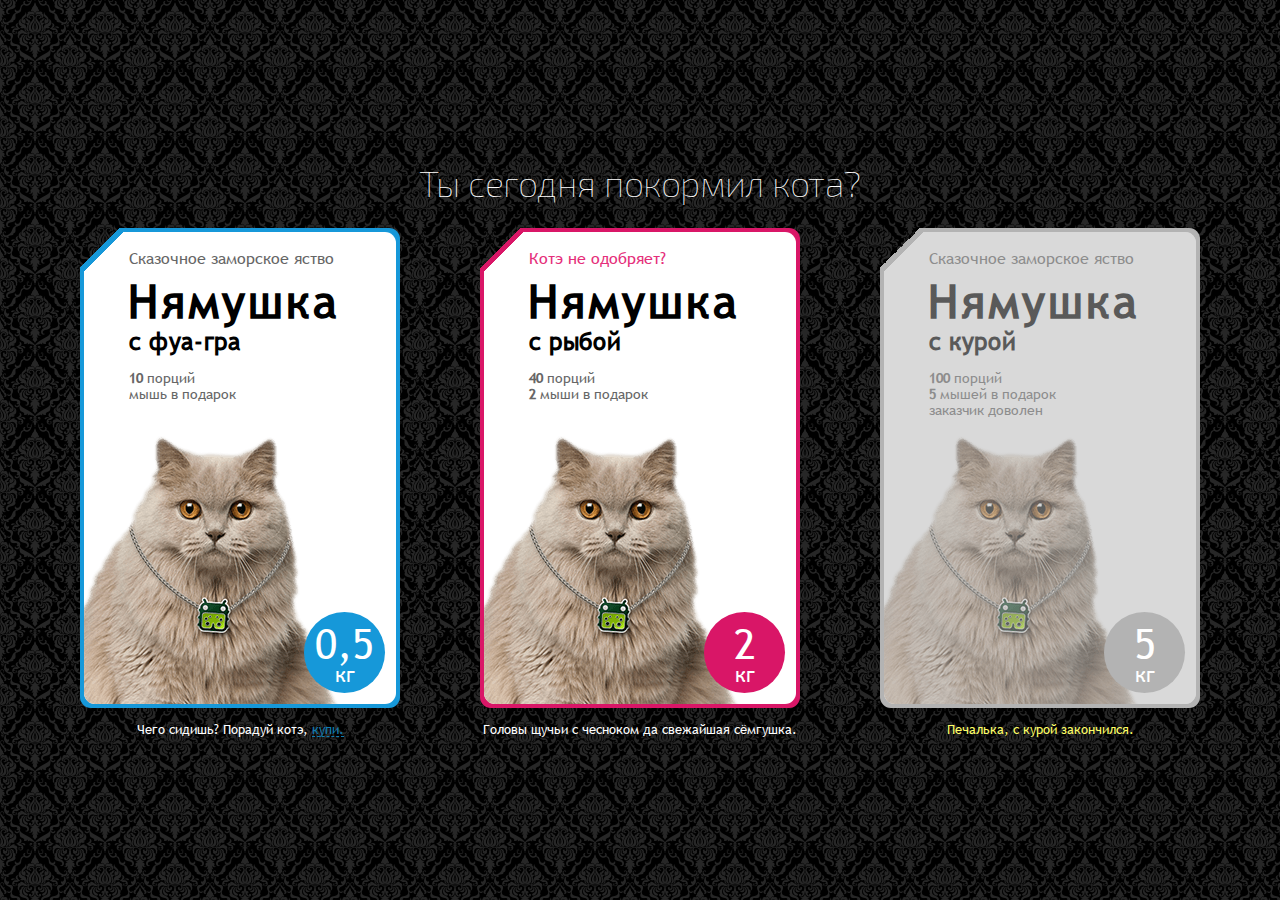
<file: funbox/index.html>
<!DOCTYPE html><html lang="ru"><head><meta charset="UTF-8"/><meta name="viewport" content="width=device-width, initial-scale=1.0"/><meta http-equiv="X-UA-Compatible" content="ie=edge"/><title>Тестовое задание для Funbox</title><link href="main.css" rel="stylesheet"/></head><body><main class="container scene"><h1 class="page_title">Ты сегодня покормил кота?</h1><section class="flex"><div class="col-3"><figure class="product product--primary"><div class="product_body"><div class="product_category"><span class="product_category--show">Сказочное заморское яство</span><span class="product_category--hover">Котэ не одобряет?</span></div><figcaption class="product_caption"><h2 class="product_title">Нямушка</h2><h3 class="product_subtitle">с фуа-гра</h3><p class="product_desc"><b>10</b> порций <br>мышь в подарок</p></figcaption><div class="product_image"><img src="assets/media/images/content/cat.png" width="298px" height="269px" alt="Нямушка с фуа-гра" title="Нямушка с фуа-гра"/></div><div class="product_weight product_weight--primary"> <span>0,5</span><small>кг</small></div></div></figure><div class="product_message product_message--primary"><span class="product_message--default">Чего сидишь? Порадуй котэ, <a class="js_select" href="#">купи.</a></span><span class="product_message--selected">Печень утки разварная с артишоками.</span><span class="product_message--disabled">Печалька, с фуа-гра закончился.</span></div></div><div class="col-3"><figure class="product product--choosed"><div class="product_body"><div class="product_category"><span class="product_category--show">Сказочное заморское яство</span><span class="product_category--hover">Котэ не одобряет?</span></div><figcaption class="product_caption"><h2 class="product_title">Нямушка</h2><h3 class="product_subtitle">с рыбой</h3><p class="product_desc"><b>40</b> порций <br><b>2</b> мыши в подарок</p></figcaption><div class="product_image"><img src="assets/media/images/content/cat.png" width="298px" height="269px" alt="Нямушка с рыбой" title="Нямушка с рыбой"/></div><div class="product_weight product_weight--choosed"> <span>2</span><small>кг</small></div></div></figure><div class="product_message product_message--choosed"><span class="product_message--default">Чего сидишь? Порадуй котэ, <a class="js_select" href="#">купи.</a></span><span class="product_message--selected">Головы щучьи с чесноком да свежайшая сёмгушка.</span><span class="product_message--disabled">Печалька, с рыбой закончился.</span></div></div><div class="col-3"><figure class="product product--out"><div class="product_body"><div class="product_category"><span class="product_category--show">Сказочное заморское яство</span><span class="product_category--hover">Котэ не одобряет?</span></div><figcaption class="product_caption"><h2 class="product_title">Нямушка</h2><h3 class="product_subtitle">с курой</h3><p class="product_desc"><b>100</b> порций<br><b>5</b> мышей в подарок<br>заказчик доволен</p></figcaption><div class="product_image"><img src="assets/media/images/content/cat.png" width="298px" height="269px" alt="Нямушка с курой" title="Нямушка с курой"/></div><div class="product_weight product_weight--out"> <span>5</span><small>кг</small></div></div></figure><div class="product_message product_message--out"><span class="product_message--default">Чего сидишь? Порадуй котэ, <a class="js_select" href="#">купи.</a></span><span class="product_message--selected">Филе из цыплят с трюфелями в бульоне.</span><span class="product_message--disabled">Печалька, с курой закончился.</span></div></div></section></main><script src="main.js"></script></body></html>
</file>
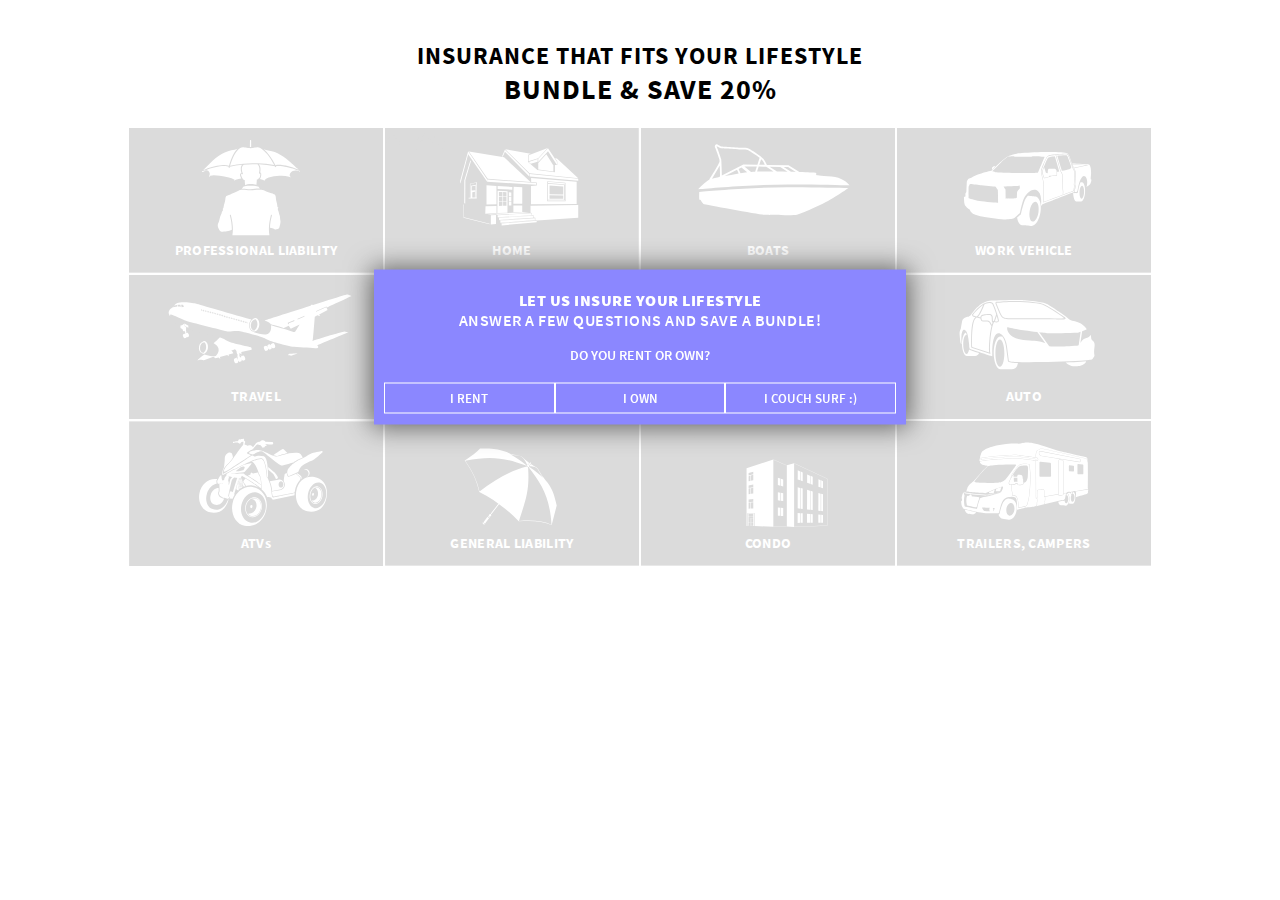
<file: sharp-insurance/index.html>
<!DOCTYPE html>
<html lang="ru">

<head>
	<meta charset="UTF-8">
	<title>Sharp Insurance</title>

	<meta name="viewport" content="width=device-width, initial-scale=1.0, maximum-scale=1.0, user-scalable=no">
	<!-- fonts -->
	<!-- fonts end -->

	<!-- styles -->
	<link href="css/fonts.css" rel="stylesheet">
	<link rel="stylesheet" media="screen" href="css/style.css">
	<!-- styles end -->

	<!-- scripts -->
	<!-- scripts end -->
</head>

<body>
	<!-- preloader -->
  <style>
		#crip_preloader{z-index:1000;background-color: #fff;position:absolute;left:0;right:0;bottom:0;top:0;overflow:hidden;transition:.4s;opacity:1}#crip_preloader.faded{opacity:0;pointer-events:none}#crip_preloader .circle{width:100%;box-sizing:border-box;height:100%;border-radius:50%;border-top:solid 8px #ccc;border-left:solid 8px #ccc;border-right:solid 8px transparent;border-bottom:solid 8px transparent;background:0 0;padding:16px;animation-name:example;animation-duration:5s;animation-iteration-count:infinite;animation-timing-function:linear}#crip_preloader .circle-wrapper{width:300px;height:300px;transform:rotate(45deg);position:absolute;top:50%;left:50%;margin-left:-150px;margin-top:-150px}@keyframes example{0%{transform:rotate(0)}25%{transform:rotate(90deg)}50%{transform:rotate(180deg)}75%{transform:rotate(270deg)}100%{transform:rotate(360deg)}}
	</style>
	<div id="crip_preloader"><div class="circle-wrapper"><div class="circle circle1"><div class="circle circle2"><div class="circle circle3"><div class="circle circle4"><div class="circle circle5"><div class="circle circle6"></div></div></div></div></div></div></div></div>
	<script>
		window.onload = function() { var loader = document.getElementById('crip_preloader'); loader.classList.add('faded') };
	</script>
	<!-- preloader end -->
	<div class="container">
		<div class="si_wrap">
			<div class="si_container">
				<div class="si_title">
					INSURANCE THAT FITS YOUR LIFESTYLE<br> <span>BUNDLE & SAVE 20%</span>
				</div>

				<div class="si_frame">
					<div class="si_modal purp">
						<div class="si_modal_title">
							<span>Let us insure your lifestyle</span><br> Answer a few questions and save a bundle!
						</div>
						<div class="si_qu_wrap">
							<div class="si_qu active" id="qu_1">
								<div class="si_qu_title purp">Do you rent or own?</div>
								<div class="si_qu_ans_wrap si_qu_ans-solo">
									<div class="si_qu_ans purp" data-value="rent">I rent</div>
									<div class="si_qu_ans purp" data-value="own">I own</div>
									<div class="si_qu_ans purp" data-value="couch">I couch surf :)</div>
								</div>
							</div>
							<div class="si_qu" id="qu_2">
								<div class="si_qu_title purp">Which do you own?</div>
								<div class="si_qu_ans_wrap si_qu_ans-multi">
									<div class="si_qu_ans purp" data-value="home">Home</div>
									<div class="si_qu_ans purp" data-value="condo">Condo</div>
									<div class="si_qu_ans purp si_qu_ans--cont">Continue</div>
								</div>
							</div>
							<div class="si_qu" id="qu_3">	
								<div class="si_qu_title green">What is your occupation?</div>

								<div class="si_qu_ans_wrap si_qu_ans-solo">
									<div class="si_qu_ans green" data-value="unemployed">Unemployed</div>
									<div class="si_qu_ans green" data-value="student">Student</div>
									<div class="si_qu_ans green" data-value="career">Career</div>
									<div class="si_qu_ans green" data-value="retired">Retired</div>
								</div>
							</div>
							<div class="si_qu" id="qu_4">
								<div class="si_qu_title green">Are you an employee or self-employed?</div>

								<div class="si_qu_ans_wrap si_qu_ans-solo">
									<div class="si_qu_ans green" data-value="employee">Employee</div>
									<div class="si_qu_ans green" data-value="self-employed">Self-employed</div>
								</div>
							</div>
							<div class="si_qu" id="qu_5">
								<div class="si_qu_title green">Please select the options applicable to you</div>

								<div class="si_qu_ans_wrap si_qu_ans-multi">
									<div class="si_qu_ans green" data-value="contractor">Contractor</div>
									<div class="si_qu_ans green" data-value="SMB bussiness">SMB bussiness</div>
									<div class="si_qu_ans green" data-value="work vehicle">Work vehicle</div>
									<div class="si_qu_ans green si_qu_ans--cont">Continue</div>
								</div>
							</div>
							<div class="si_qu" id="qu_6">
								<div class="si_qu_title blue">Do you drive?</div>
								<div class="si_qu_ans_wrap si_qu_ans-solo">
									<div class="si_qu_ans blue" data-value="drive_yes">Yes</div>
									<div class="si_qu_ans blue" data-value="no">No</div>
								</div>
							</div>
							<div class="si_qu" id="qu_7">
								<div class="si_qu_title yellow">Do you travel?</div>
								<div class="si_qu_ans_wrap si_qu_ans-solo">
									<div class="si_qu_ans yellow" data-value="travel_yes">Yes</div>
									<div class="si_qu_ans yellow" data-value="no">No</div>
								</div>
							</div>
							<div class="si_qu" id="qu_8">
								<div class="si_qu_title red">Are you recreationist?</div>
								<div class="si_qu_ans_wrap si_qu_ans-solo">
									<div class="si_qu_ans red" data-value="rec_yes">Yes</div>
									<div class="si_qu_ans red" data-value="no">No</div>
								</div>
							</div>
							<div class="si_qu" id="qu_9">
								<div class="si_qu_title red">Are you recreationist?</div>
								<div class="si_qu_ans_wrap si_qu_ans-multi">
									<div class="si_qu_ans red" data-value="ATVs">ATV<span>s</span></div>
									<div class="si_qu_ans red" data-value="boat">Boat</div>
									<div class="si_qu_ans red" data-value="trailers">Trailers</div>
									<div class="si_qu_ans red si_qu_ans--cont">Continue</div>
								</div>
							</div>
							<div class="si_qu si_qu-end">
								<div class="si_qu_cta_title">WE'VE MATCHED YOUR INSURANCE NEEDS TO YOUR LIFESTYLE.</div>
								<button class="si_qu_btn">BUNDLE AND SAVE!</button>
								<div class="si_qu_title--full">And Don't worry, we'll do all the work for you!</div>
							</div>
							<div class="si_form_wrap si_qu"> 
								<form class="si_form">
									<div class="si_form_col">
										<input type="text" required class="si_form_input" placeholder="First name">
									</div>
									<div class="si_form_col"> 
										<input type="text" required class="si_form_input" placeholder="Last name">
									</div>
									<div class="si_form_col">
										<input type="tel" required class="si_form_input" placeholder="Phone">
									</div>
									<div class="si_form_col">
										<input type="email" required class="si_form_input" placeholder="Email">
									</div>
									<div class="si_form_btn_wrap">
										<input type="submit" value="submit" class="si_form_btn">
									</div>
								</form>
							</div>
							<div class="si_qu si_qu-success">
								<div class="si_qu_title-last">
									THANKS FOR PLACING YOUR TRUST IN US.<br>
									<span>WE WON’T LET YOU DOWN!</span>
								</div>
								<div class="si_qu_title_sub">
									WE’LL BE IN TOUCH SHORTLY.
								</div>
							</div>
						</div>
					</div>
					<div class="si_icons"> 
						<div class="si_icon" id="rain">
							
							<svg version="1.1" id="rain_man" xmlns="http://www.w3.org/2000/svg" xmlns:xlink="http://www.w3.org/1999/xlink" x="0px" y="0px"
								width="480px" height="273.371px" viewBox="0 0 480 273.371" enable-background="new 0 0 480 273.371" xml:space="preserve">
								<g>
									<rect class="si_icon_bg" y="0" fill="#79B242" width="480" height="273.371" />
									<g class="si_icon_anim">
										<path fill="#FFFFFF" d="M322.883,65.145l-0.236-0.089c-0.707-0.267-1.504,0.094-1.771,0.801l-20.582,54.595
											c-0.267,0.707,0.094,1.504,0.801,1.771l0.236,0.089c0.707,0.267,1.504-0.094,1.771-0.801l20.582-54.595
											C323.951,66.208,323.591,65.411,322.883,65.145z"/>
										<path fill="#FFFFFF" d="M430.353,10.503l-0.236-0.089c-0.707-0.267-1.504,0.094-1.771,0.801L407.765,65.81
											c-0.267,0.707,0.094,1.504,0.801,1.77l0.236,0.089c0.707,0.267,1.504-0.094,1.771-0.801l20.582-54.595
											C431.421,11.567,431.06,10.77,430.353,10.503z"/>
										<path fill="#FFFFFF" d="M444.834,133.706l-0.236-0.089c-0.707-0.267-1.504,0.094-1.771,0.801l-20.582,54.595
											c-0.267,0.707,0.094,1.504,0.801,1.771l0.236,0.089c0.707,0.267,1.504-0.094,1.771-0.801l20.582-54.595
											C445.902,134.769,445.541,133.972,444.834,133.706z"/>
										<path fill="#FFFFFF" d="M328.657,173.185l-0.236-0.089c-0.707-0.267-1.504,0.094-1.771,0.801l-20.582,54.595
											c-0.267,0.707,0.094,1.504,0.801,1.771l0.236,0.089c0.707,0.267,1.504-0.094,1.771-0.801l20.582-54.595
											C329.725,174.248,329.364,173.451,328.657,173.185z"/>
										<path fill="#FFFFFF" d="M223.745,191.218l-0.236-0.089c-0.707-0.267-1.504,0.094-1.771,0.801l-20.582,54.595
											c-0.267,0.707,0.094,1.504,0.801,1.771l0.236,0.089c0.707,0.267,1.504-0.094,1.771-0.801l20.582-54.595
											C224.813,192.281,224.452,191.484,223.745,191.218z"/>
										<path fill="#FFFFFF" d="M45.245,191.218l-0.236-0.089c-0.707-0.267-1.504,0.094-1.771,0.801l-20.582,54.595
											c-0.267,0.707,0.094,1.504,0.801,1.771l0.236,0.089c0.707,0.267,1.504-0.094,1.771-0.801l20.582-54.595
											C46.313,192.281,45.952,191.484,45.245,191.218z"/>

										<path fill="#FFFFFF" d="M112.445,19.166l-0.236-0.089c-0.707-0.267-1.504,0.094-1.771,0.801L89.857,74.472
											c-0.267,0.707,0.094,1.504,0.801,1.771l0.236,0.089c0.707,0.267,1.504-0.094,1.771-0.801l20.582-54.595
											C113.513,20.229,113.152,19.432,112.445,19.166z"/>
										<path fill="#FFFFFF" d="M158.838,104.99l-0.236-0.089c-0.707-0.267-1.504,0.094-1.771,0.801l-20.582,54.595
											c-0.267,0.707,0.094,1.504,0.801,1.771l0.236,0.089c0.707,0.267,1.504-0.094,1.771-0.801l20.582-54.595
											C159.906,106.053,159.545,105.257,158.838,104.99z"/>
										<path fill="#FFFFFF" d="M243.957,26.152l-0.236-0.089c-0.707-0.267-1.504,0.094-1.771,0.801l-20.582,54.595
											c-0.267,0.707,0.094,1.504,0.801,1.771l0.236,0.089c0.707,0.267,1.504-0.094,1.771-0.801l20.582-54.595
											C245.025,27.215,244.664,26.418,243.957,26.152z"/>
									</g>
									<g class="si_icon_anim--clone">
										<path fill="#FFFFFF" d="M322.883,65.145l-0.236-0.089c-0.707-0.267-1.504,0.094-1.771,0.801l-20.582,54.595
											c-0.267,0.707,0.094,1.504,0.801,1.771l0.236,0.089c0.707,0.267,1.504-0.094,1.771-0.801l20.582-54.595
											C323.951,66.208,323.591,65.411,322.883,65.145z"/>
										<path fill="#FFFFFF" d="M430.353,10.503l-0.236-0.089c-0.707-0.267-1.504,0.094-1.771,0.801L407.765,65.81
											c-0.267,0.707,0.094,1.504,0.801,1.77l0.236,0.089c0.707,0.267,1.504-0.094,1.771-0.801l20.582-54.595
											C431.421,11.567,431.06,10.77,430.353,10.503z"/>
										<path fill="#FFFFFF" d="M444.834,133.706l-0.236-0.089c-0.707-0.267-1.504,0.094-1.771,0.801l-20.582,54.595
											c-0.267,0.707,0.094,1.504,0.801,1.771l0.236,0.089c0.707,0.267,1.504-0.094,1.771-0.801l20.582-54.595
											C445.902,134.769,445.541,133.972,444.834,133.706z"/>
										<path fill="#FFFFFF" d="M328.657,173.185l-0.236-0.089c-0.707-0.267-1.504,0.094-1.771,0.801l-20.582,54.595
											c-0.267,0.707,0.094,1.504,0.801,1.771l0.236,0.089c0.707,0.267,1.504-0.094,1.771-0.801l20.582-54.595
											C329.725,174.248,329.364,173.451,328.657,173.185z"/>
										<path fill="#FFFFFF" d="M223.745,191.218l-0.236-0.089c-0.707-0.267-1.504,0.094-1.771,0.801l-20.582,54.595
											c-0.267,0.707,0.094,1.504,0.801,1.771l0.236,0.089c0.707,0.267,1.504-0.094,1.771-0.801l20.582-54.595
											C224.813,192.281,224.452,191.484,223.745,191.218z"/>
										<path fill="#FFFFFF" d="M45.245,191.218l-0.236-0.089c-0.707-0.267-1.504,0.094-1.771,0.801l-20.582,54.595
											c-0.267,0.707,0.094,1.504,0.801,1.771l0.236,0.089c0.707,0.267,1.504-0.094,1.771-0.801l20.582-54.595
											C46.313,192.281,45.952,191.484,45.245,191.218z"/>

										<path fill="#FFFFFF" d="M112.445,19.166l-0.236-0.089c-0.707-0.267-1.504,0.094-1.771,0.801L89.857,74.472
											c-0.267,0.707,0.094,1.504,0.801,1.771l0.236,0.089c0.707,0.267,1.504-0.094,1.771-0.801l20.582-54.595
											C113.513,20.229,113.152,19.432,112.445,19.166z"/>
										<path fill="#FFFFFF" d="M158.838,104.99l-0.236-0.089c-0.707-0.267-1.504,0.094-1.771,0.801l-20.582,54.595
											c-0.267,0.707,0.094,1.504,0.801,1.771l0.236,0.089c0.707,0.267,1.504-0.094,1.771-0.801l20.582-54.595
											C159.906,106.053,159.545,105.257,158.838,104.99z"/>
										<path fill="#FFFFFF" d="M243.957,26.152l-0.236-0.089c-0.707-0.267-1.504,0.094-1.771,0.801l-20.582,54.595
											c-0.267,0.707,0.094,1.504,0.801,1.771l0.236,0.089c0.707,0.267,1.504-0.094,1.771-0.801l20.582-54.595
											C245.025,27.215,244.664,26.418,243.957,26.152z"/>
									</g>
									<g class="si_icon_me">
										<path class="si_icon_trans" fill="#79B242" d="M266.5,188.543h-3l-67.166,2.587l-2.04,1.128l-14.377-7.371l5.917-28.261l22.861-38.999l4.249-2.81
											l3.802-4.211l2.775-2.613l0.313-10.962l-5-1.312l-2.637-0.311L151.75,79.983l-4.375-0.701l-8.526,2.198l1.114-1.498l3.495-2.638
											l15.146-5.146l13.646-2.688l32.777-30.253l8.657-2.931l14.76-0.339l2.421-0.016l13.328,0.337l6.733,3.434l3.74,0.348
											l49.001,24.877l17.142,14.059l1.956,2.153l-8.599-2.153L303.5,82.031l-38.75,6.188l-10.084,5.464l-7.326,2.732l-1.652-0.207
											l-3.063,0.125c0,0-1.938,0.719-2.063,0.719s-1.438,4.188-1.438,4.188l0.594,4.688l0.993,1.747l3.614,3.088l0.737,2.884
											l2.704,0.941l3.946,2.54L266,133.529l8.439,20.675L266.5,188.543z"/>
										<path fill="#FFFFFF" d="M241.604,110.056c-0.044,0.006-0.089,0.012-0.135,0.012c-0.073,0-0.147-0.008-0.22-0.024
											c-0.083-0.018-0.159-0.049-0.232-0.086c-6.051-0.954-16.627-0.922-22.003,0.056c-0.03,0.01-0.059,0.023-0.091,0.03
											c-0.062,0.014-0.124,0.02-0.185,0.022c-0.806,0.157-1.481,0.337-1.992,0.539c-0.731,0.602-1.525,1.456-2.014,2.353
											c-0.221,0.406-0.545,0.779-0.888,1.094c-0.291,0.266-0.593,0.518-0.899,0.763c3.024-0.399,5.809-0.098,8.826,0.228
											c2.27,0.245,4.617,0.499,7.354,0.499c0.025,0,0.049,0,0.074,0c3.047-0.005,5.89-0.291,8.64-0.568
											c3.409-0.343,6.701-0.674,9.929-0.387c-0.985-0.662-2.942-2.735-3.441-3.825C243.648,110.49,242.718,110.254,241.604,110.056z"
										/>
										<path fill="#FFFFFF" d="M191.026,71.171c8.408-1.757,16.834-3.029,25.201-3.812c0.078-0.017,0.157-0.024,0.236-0.022
											c5.627-0.521,11.227-0.823,16.777-0.897c3.17-0.042,6.343-0.007,9.515,0.097c0.207-0.062,0.429-0.055,0.635,0.019
											c10.41,0.373,20.812,1.527,31.049,3.452c-8.793-16.397-17.202-26.64-26.375-32.157c-0.019-0.012-0.038-0.024-0.057-0.037
											c-2.999-2.087-5.347-1.606-7.617-1.141c-0.811,0.166-1.66,0.34-2.497,0.339c-2.26,0.708-5.415,1.024-8.506,1.024
											c-3.264,0-6.455-0.35-8.448-0.958c-0.792-0.097-1.563-0.244-2.324-0.39c-2.68-0.515-5.212-1.001-8.36,0.946
											c-4.315,2.831-8.075,7.344-11.497,13.798C196.028,56.584,193.493,63.053,191.026,71.171z" />
										<path fill="#FFFFFF" d="M276.829,70.191c5.867-1.558,16.938,0.448,23.211,1.835c7.744,1.713,20.194,6.86,20.769,7
											c-0.84-0.769-1.724-1.491-2.556-2.269c-0.986-0.922-1.97-1.844-2.955-2.767c-0.984-0.923-1.96-1.855-2.953-2.767
											c-0.991-0.91-1.84-1.983-2.97-2.731c-1.029-0.681-1.666-1.737-2.697-2.472c-1.543-1.1-2.886-2.525-4.342-3.78
											c-6.617-5.701-13.647-10.796-21.551-14.596c-5.624-2.704-11.502-4.658-17.716-5.312c-2.969-0.312-5.772-1.059-8.403-2.242
											C262.252,46.409,269.421,56.17,276.829,70.191z" />
										<path fill="#FFFFFF" d="M228.444,35.988c0.802,0.016,1.615,0.012,2.421-0.016c-0.002-1.562,0.007-3.124,0.006-4.686
											c-0.003-2.497,0.006-4.994-0.026-7.49c-0.014-1.082-0.779-1.572-1.663-1.153c-0.588,0.279-0.537,0.806-0.544,1.304
											c-0.058,3.98-0.27,7.957-0.195,11.939C228.443,35.923,228.444,35.954,228.444,35.988z" />
										<path fill="#FFFFFF" d="M242.714,68.561c-3.149-0.103-6.3-0.139-9.447-0.097c-5.447,0.072-10.943,0.365-16.465,0.872
											c-4.251,3.085-4.821,9.262-1.55,17.01c0.157,0.372,0.078,0.801-0.199,1.091c-0.223,0.235-0.601,0.221-0.838,0
											c-0.917-0.855-1.862-0.305-2.23,0.004c-0.224,0.188-0.352,0.92,0.025,2.368c0.691,2.656,1.918,4.68,2.826,5.91
											c0.307,0.416,0.991,1.187,1.379,1.618c0.19,0.211,0.427,0.372,0.693,0.469c0.684,0.25,1.709,0.582,1.771,0.602
											c0.004,0.119,0.016,0.406,0.047,1.04c0.145,2.992,0.283,5.833,0.797,8.545c2.128-1.077,5.549-2.048,10.976-2.048
											c4.883,0,8.106,0.786,10.216,1.728c0.466-2.616,0.599-5.352,0.737-8.227c0.044-0.903,0.054-1.222,0.111-2.15
											c0.549-0.09,1.278-0.276,1.965-0.56c1.375-0.569,2.741-2.079,3.149-2.962c0.319-0.692,0.725-1.451,0.918-2.345
											c0.65-3.017,0.616-4.35,0.456-4.893c-0.043-0.147-0.292-0.313-0.535-0.399c-0.194-0.068-0.413-0.025-0.564,0.114
											c-0.103,0.095-0.248,0.201-0.375,0.185c-0.664-0.084-1.031-0.687-0.893-1.253C247.515,77.618,246.516,72.029,242.714,68.561z"
										/>
										<path fill="#FFFFFF" d="M323.205,81.622c-0.013-0.019-0.029-0.04-0.045-0.062c-0.23-0.298-0.545-0.519-0.898-0.651
											c-0.97-0.364-3.19-1.189-4.532-1.627c-1.11-0.362-7.918-3.021-18.127-5.279c-9.956-2.202-17.813-2.888-21.919-1.941l0.203,0.503
											c0.204,0.504,0.007,1.104-0.484,1.337c-0.142,0.067-0.29,0.099-0.436,0.099c-0.4,0-0.78-0.239-0.939-0.633l-0.435-1.075
											c-9.896-1.939-19.949-3.148-30.027-3.619c2.883,3.709,3.712,8.989,2.412,15.492c0.276,0.047,0.554,0.151,0.817,0.334
											c1.308,0.912,1.508,3.236,0.629,7.313c-0.224,1.039-0.531,1.985-0.913,2.811c-0.316,0.684-0.711,1.284-1.172,1.792
											c2.159,0.422,4.245,1.108,6.364,1.674c0.775,0.207,1.403,0.474,1.435,1.417c0.011,0.313,0.144,0.633,0.551,0.571
											c0.43-0.065,0.337-0.427,0.343-0.724c0.008-0.39-0.133-0.794,0.262-1.119c2.33-1.917,4.765-3.61,7.729-4.468
											c6.567-1.901,13.252-3.12,20.079-3.352c6.205-0.211,12.412-0.154,18.482,1.499c0.654,0.178,1.305,0.184,1.7,0.871
											c0.187,0.326,0.515,0.805,0.955,0.481c0.571-0.421-0.023-0.795-0.259-1.074c-1.221-1.446-1.623-3.038-1.166-4.898
											c0.269-1.097,0.855-1.962,1.563-2.788c2.43-2.837,5.635-4.368,9.24-4.32c2.656,0.035,5.516,0.283,7.764,2.196
											c0.256,0.218,0.524,0.323,0.809,0.061C323.478,82.178,323.389,81.887,323.205,81.622z" />
										<path fill="#FFFFFF" d="M162.168,72.101c5.707-1.32,11.071-2.124,15.512-2.325c4.734-0.215,8.51,0.234,11.249,1.334
											c4.697-15.605,9.79-25.74,16.098-31.852c-1.584,0.812-3.27,1.439-5.129,1.642c-8.827,0.969-17.114,3.557-24.781,8.164
											c-8.247,4.955-15.542,11.068-22.356,17.792c-3.866,3.815-7.567,7.797-11.435,11.609c-0.487,0.48-0.928,0.998-1.364,1.517
											c0,0,0,0.001,0.001,0.001C142.931,77.769,152.699,74.29,162.168,72.101z" />
										<path fill="#FFFFFF" d="M285.493,170.62c-0.008-2.465-0.312-4.903-1.398-7.187c-0.343-0.722-0.661-1.533-0.688-2.313
											c-0.073-2.095-0.975-3.893-1.72-5.772c-0.513-1.293-1.041-2.669,0.159-3.975c0.504-0.548,0.37-1.12-0.358-1.465
											c-0.53-0.251-0.963-0.528-1.008-1.243c-0.189-3.003-0.805-5.927-1.59-8.833c-0.588-2.173-1.158-4.359-1.281-6.641
											c-0.094-1.741-0.137-3.509-0.788-5.175c-0.509-1.302-1.116-2.481-2.748-2.599c-0.155-0.011-0.308-0.128-0.452-0.214
											c-1.433-0.859-2.983-1.412-4.611-1.758c-0.992-0.211-1.975-0.455-2.871-0.952c-1.781-0.987-3.675-1.683-5.623-2.252
											c-1.36-0.397-2.715-0.822-3.948-1.547c-0.605-0.356-1.222-0.686-1.853-0.984c-4.777-1.244-11.883-1.205-16.674-0.723
											c-2.799,0.281-5.692,0.572-8.839,0.578c-0.025,0-0.05,0-0.075,0c-2.849,0-5.358-0.271-7.574-0.511
											c-4.253-0.459-8.553-0.84-13.226,0.679c-0.178,0.094-0.355,0.188-0.533,0.28c-4.488,2.326-9.312,3.95-13.808,6.288
											c-1.67,0.869-3.261,1.947-5.154,2.298c-1.73,0.321-3.06,1.524-4.699,2.043c-0.485,0.154-0.792,0.611-1.033,1.071
											c-0.476,0.909-0.869,1.893-0.83,2.892c0.071,1.821-0.423,3.523-0.727,5.276c-0.29,1.673-0.74,3.274-1.252,4.884
											c-0.673,2.118-1.308,4.266-1.477,6.497c-0.083,1.091-0.311,2.052-1.143,2.816c-0.568,0.521-0.725,1.22-0.304,1.834
											c0.619,0.903,0.286,1.534-0.311,2.237c-1.086,1.277-1.96,2.648-1.947,4.436c0.005,0.705-0.329,1.37-0.646,2.009
											c-1.567,3.157-2.743,6.451-3.39,9.919c-0.426,2.282-0.884,4.495-2.04,6.602c-1.737,3.164-1.694,6.564-0.219,9.855
											c0.7,1.563,1.605,3.042,2.505,4.505c1.137,1.848,4.354,3.022,6.487,2.485c0.748-0.188,1.466-0.481,2.259-0.525
											c1.647-0.091,3.318-0.104,4.931-0.404c3.198-0.595,6.458-1.055,9.3-2.819c0.166-8.251-1.056-17.153-3.681-26.905
											c-0.145-0.54,0.175-1.095,0.714-1.241c0.541-0.146,1.095,0.175,1.241,0.714c3.815,14.173,4.724,26.618,2.763,37.923h70.036
											c-1.961-11.305-1.051-23.75,2.763-37.923c0.145-0.54,0.7-0.86,1.241-0.714c0.54,0.145,0.86,0.701,0.714,1.241
											c-2.221,8.251-3.436,15.892-3.658,23.046c0.085,0.022,0.176,0.047,0.276,0.078c1.353,0.416,2.674,0.957,4.088,1.13
											c1.23,0.15,2.35,0.54,3.403,1.193c1.533,0.952,3.204,1.182,4.963,0.822c1.676-0.343,2.868-1.585,4.32-2.345
											c0.292-0.153,0.403-0.531,0.492-0.862c0.48-1.79,1.167-3.525,1.482-5.36c0.438-2.551,1.147-5.083,0.726-7.71
											C285.926,173.745,285.498,172.233,285.493,170.62z" />
										<path fill="#FFFFFF" d="M188.66,93.633c3.459,0.935,6.829,2.114,9.999,3.815c0.687,0.369,1.188,0.776,0.759,1.657
											c-0.13,0.266-0.232,0.639,0.166,0.776c0.399,0.137,0.549-0.245,0.618-0.511c0.223-0.861,0.863-1.184,1.611-1.505
											c3.324-1.428,6.849-1.947,10.383-2.457c-0.792-1.317-1.614-3.033-2.148-5.09c-0.561-2.157-0.352-3.607,0.639-4.433
											c0.584-0.487,1.31-0.614,1.985-0.583c-1.24-3.483-1.739-6.768-1.446-9.592c0.245-2.363,1.044-4.408,2.339-6.051
											c-7.666,0.82-15.374,2.054-23.066,3.695l-0.129,1.287c-0.052,0.522-0.493,0.912-1.006,0.912c-0.259,0-0.542-0.1-0.758-0.345
											c-0.196-0.223-0.275-0.525-0.246-0.82l0.126-1.264c-4.788-2.096-14.132-1.763-25.863,0.95c-5.163,1.194-10.125,2.704-14.03,4.13
											l0.001,0c-0.161,0-7.632,2.557-9.373,3.12c-0.376,0.122-0.717,0.331-1,0.607c-0.018,0.018-0.036,0.035-0.052,0.05
											c-0.373,0.355-0.567,0.814-0.076,1.222c0.479,0.398,3.652-1.4,5.998-2.541c1.832-0.892,4.04-0.926,5.639,0.337
											c0.141,0.111,0.278,0.231,0.412,0.36c2.856,2.76,3.291,6.587,1.091,9.914c-0.209,0.317-0.491,0.649-0.067,0.961
											c0.381,0.28,0.617-0.006,0.83-0.262c0.242-0.291,0.485-0.584,0.697-0.898c0.238-0.353,0.532-0.604,0.954-0.689
											c2.244-0.45,4.458-1.07,6.782-1.023c3.681,0.075,7.318,0.577,10.97,0.981C177.244,90.99,182.991,92.101,188.66,93.633z" />
									</g>
									
								</g>
							</svg>
							<div class="si_icon_title">PROFESSIONAL LIABILITY</div>
							<div class="si_icon_toggle" data-qu="qu_5" data-value="contractor">add</div>
						</div>
						<div class="si_icon " id="home">
							
							<svg version="1.1" id="Layer_1" xmlns="http://www.w3.org/2000/svg" xmlns:xlink="http://www.w3.org/1999/xlink" x="0px" y="0px"
									width="480px" height="273.371px" viewBox="0 0 480 273.371" enable-background="new 0 0 480 273.371" xml:space="preserve">
								<g>
									<rect class="si_icon_bg" x="-0.444" y="0" fill="#8484BF" width="480" height="273.371"/>
									<path class="line" fill="#FFFFFF" d="M480.222,169.898H-0.222c-0.825,0-1.5-0.675-1.5-1.5l0,0c0-0.825,0.675-1.5,1.5-1.5h480.445
										c0.825,0,1.5,0.675,1.5,1.5l0,0C481.722,169.223,481.047,169.898,480.222,169.898z"/>
									<g class="clouds">
										<path fill="#FFFFFF" d="M441.671,35.041c-4.357,0-8.447,1.131-12.002,3.108c-3.623-11.19-14.124-19.285-26.521-19.285
											c-10.983,0-20.478,6.353-25.021,15.583c-1.195-0.437-2.481-0.688-3.828-0.688c-6.163,0-11.16,4.996-11.16,11.16
											c0,0.3,0.022,0.595,0.045,0.889c-8.037,2.52-13.867,10.024-13.867,18.892c0,10.933,8.863,19.796,19.796,19.796
											c9.018,0,62.421,0,72.559,0c13.657,0,24.728-11.071,24.728-24.728S455.328,35.041,441.671,35.041z M384.088,44.642
											c-3.881,0-7.039,3.158-7.039,7.039c0,0.614-0.498,1.111-1.111,1.111s-1.111-0.498-1.111-1.111c0-5.107,4.155-9.261,9.261-9.261
											c0.614,0,1.111,0.498,1.111,1.111S384.702,44.642,384.088,44.642z M442.102,66.195c-0.614,0-1.111-0.498-1.111-1.111
											c0-7.537-6.132-13.669-13.669-13.669c-2.32,0-4.614,0.594-6.634,1.718l-1.182,0.658l-0.416-1.286
											c-2.084-6.435-8.029-10.758-14.796-10.758c-0.614,0-1.111-0.498-1.111-1.111c0-0.614,0.498-1.111,1.111-1.111
											c7.301,0,13.765,4.404,16.469,11.085c2.052-0.929,4.294-1.416,6.558-1.416c8.763,0,15.892,7.129,15.892,15.892
											C443.213,65.697,442.716,66.195,442.102,66.195z"/>
										<path fill="#FFFFFF" d="M295.496,34.806c-2.344,0-4.544,0.608-6.456,1.672c-1.949-6.02-7.598-10.374-14.266-10.374
											c-5.908,0-11.016,3.418-13.46,8.383c-0.643-0.235-1.335-0.37-2.059-0.37c-3.315,0-6.003,2.688-6.003,6.003
											c0,0.161,0.012,0.32,0.024,0.478c-4.323,1.355-7.46,5.392-7.46,10.162c0,5.881,4.768,10.649,10.649,10.649
											c4.851,0,33.578,0,39.031,0c7.346,0,13.302-5.955,13.302-13.302S302.843,34.806,295.496,34.806z M264.521,39.971
											c-2.088,0-3.786,1.699-3.786,3.786c0,0.33-0.268,0.598-0.598,0.598s-0.598-0.268-0.598-0.598c0-2.747,2.235-4.982,4.982-4.982
											c0.33,0,0.598,0.268,0.598,0.598S264.851,39.971,264.521,39.971z M295.728,51.565c-0.33,0-0.598-0.268-0.598-0.598
											c0-4.054-3.299-7.353-7.353-7.353c-1.248,0-2.482,0.32-3.569,0.924l-0.636,0.354l-0.224-0.692
											c-1.121-3.462-4.319-5.787-7.959-5.787c-0.33,0-0.598-0.268-0.598-0.598s0.268-0.598,0.598-0.598c3.927,0,7.405,2.369,8.859,5.963
											c1.104-0.5,2.31-0.762,3.528-0.762c4.714,0,8.549,3.835,8.549,8.549C296.326,51.297,296.058,51.565,295.728,51.565z"/>
									</g>
									<g class="si_icon_me">
										<rect class="si_icon_bg" x="55" y="160" fill="#8484BF" width="200" height="20"></rect>
										<polyline fill="#FFFFFF" points="46.768,115.927 46.768,110.988 63.465,48.903 103.444,108.166 103.444,112.87 63.465,55.253 
											47.474,115.927 		"/>
										<polygon fill="#FFFFFF" points="194.455,113.34 104.62,106.755 65.111,49.139 138.955,61.367 		"/>
										<polygon fill="#FFFFFF" points="206.213,119.219 103.444,112.87 103.444,108.166 206.213,115.457 		"/>
										<polygon fill="#FFFFFF" points="294.759,110.662 192.809,101.582 192.809,96.408 294.523,106.429 		"/>
										<polygon fill="#FFFFFF" points="207.389,198.001 133.781,204.586 133.781,200.588 207.389,194.709 		"/>
										<polygon fill="#FFFFFF" points="203.626,193.298 131.194,198.942 131.194,194.474 203.626,189.3 		"/>
										<polygon fill="#FFFFFF" points="203.626,193.768 131.194,199.412 133.781,200.118 206.448,194.474 		"/>
										<polygon fill="#FFFFFF" points="200.099,188.359 128.372,193.063 128.372,188.594 200.099,184.361 		"/>
										<polygon fill="#FFFFFF" points="200.099,188.83 128.372,193.533 130.959,194.003 203.391,189.065 		"/>
										<polygon fill="#FFFFFF" points="136.368,59.956 140.601,49.609 191.868,101.582 191.868,96.408 140.601,45.611 134.486,59.721 		
											"/>
										<polygon fill="#FFFFFF" points="249.955,71.009 231.141,42.554 210.681,64.66 210.681,71.245 231.141,48.668 249.955,77.594 		"/>
										<polygon fill="#FFFFFF" points="210.446,63.484 190.378,69.835 190.614,57.136 230.436,42.084 		"/>
										<polygon fill="#FFFFFF" points="194.852,74.858 209.407,70.746 209.515,65.149 190.491,71.143 		"/>
										<polygon fill="#FFFFFF" points="122.963,159.904 102.033,160.374 102.033,120.395 122.963,121.806 		"/>
										<polygon fill="#FFFFFF" points="156.298,129.399 125.315,127.921 125.315,122.041 156.182,123.649 		"/>
										<rect x="230.906" y="151.673" fill="#FFFFFF" width="35.746" height="1.176"/>
										<polygon fill="#FFFFFF" points="266.652,118.514 231.141,115.692 231.141,113.105 266.652,116.162 		"/>
										<path fill="#FFFFFF" d="M82.044,114.017l-14.816,3.057v29.19h-2.822v1.881l17.167-0.028L82.044,114.017z M77.575,146.029h-5.409
											V134.74l5.644-0.706L77.575,146.029z M78.516,130.507l-7.602,0.93l0.076-8.926l7.525-1.411V130.507z M80.632,146.029l-1.593,0.058
											l0.51-26.832l-10.209,2.082v24.927h-1.171v-28.456l12.464-2.587V146.029z"/>
										<polygon fill="#FFFFFF" points="177.392,177.043 103.784,180.571 110.969,181.774 122.258,181.304 125.55,182.01 192.103,178.717 
													"/>
										<polygon fill="#FFFFFF" points="196.806,183.185 125.55,187.419 125.55,182.95 196.806,179.188 		"/>
										<polygon fill="#FFFFFF" points="196.806,183.656 125.55,187.889 128.137,188.359 199.768,184.112 		"/>
										<polygon fill="#FFFFFF" points="122.971,178.717 99.454,179.893 99.916,164.372 122.963,163.902 		"/>
										<polygon fill="#FFFFFF" points="177.052,176.13 158.474,177.071 158.474,162.726 177.052,162.726 		"/>
										<polygon fill="#FFFFFF" points="158.474,159.198 177.052,159.198 177.052,124.158 158.944,123.217 		"/>
										<polygon fill="#FFFFFF" points="294.637,188.594 208.095,194.238 204.567,193.298 204.567,188.594 200.804,188.124 
											200.804,183.421 197.512,182.95 197.512,178.247 194.455,177.777 194.455,163.431 294.637,161.785 		"/>
										<polygon fill="#FFFFFF" points="189.281,71.48 208.8,88.412 245.722,93.115 245.722,77.829 250.66,77.829 250.66,70.304 
											245.957,63.484 249.955,64.19 294.637,105.344 192.509,95.1 141.306,44.435 194.69,54.312 189.516,56.194 		"/>
										<path fill="#FFFFFF" d="M125.315,131.918l-0.47,46.799l21.165-0.941l0.235-43.036v-1.881L125.315,131.918z M128.137,144.406
											l7.29,0.091v8.587h-7.29V144.406z M136.838,144.515l7.055,0.088v8.481h-7.055V144.515z M143.893,143.192l-7.055-0.088v-8.677
											l7.055,0.235V143.192z M135.427,134.38v8.706l-7.29-0.091v-8.858L135.427,134.38z M128.137,154.495h7.29v8.936l-7.29,0.158
											V154.495z M136.838,163.401v-8.906h7.055v8.752L136.838,163.401z"/>
										<g>
											<polygon fill="#FFFFFF" points="154.144,143.625 154.102,135.317 148.928,135.082 148.971,143.473 			"/>
											<polygon fill="#FFFFFF" points="149.019,153.084 154.192,153.084 154.151,145.037 148.978,144.885 			"/>
											<polygon fill="#FFFFFF" points="149.026,154.495 149.067,162.726 154.241,162.726 154.199,154.495 			"/>
										</g>
										<path fill="#FFFFFF" d="M231.141,117.103l-0.235,33.394h34.335V119.69L231.141,117.103z M263.124,148.38l-28.702-0.074
											l-0.106-7.083l28.808,0.648V148.38z M263.124,139.679l-28.693-0.772l0.002-18.041l28.691,1.985V139.679z"/>
										<path fill="#FFFFFF" d="M195.631,104.874l0.235,8.466l11.758,0.941v6.35l-12.229,1.411v37.862l95.949-0.47V112.87L195.631,104.874
											z M268.063,154.024h-38.568l0.235-42.331l38.098,3.528L268.063,154.024z"/>
										<polygon fill="#FFFFFF" points="242.429,91.456 210.681,86.988 210.681,73.361 227.614,55.018 242.429,78.535 		"/>
										<polygon fill="#FFFFFF" points="68.169,67.717 55.469,109.577 55.234,158.257 57.351,158.493 57.586,109.812 69.344,70.069 		"/>
										<polygon fill="#FFFFFF" points="122.022,182.49 111.205,182.95 110.969,202.705 122.022,201.553 		"/>
										<polygon fill="#FFFFFF" points="54.529,187.654 54.529,160.609 53.588,160.374 53.823,188.359 108.618,201.999 108.618,200.823 		
											"/>
									</g>
									
								</g>
							</svg>
							<div class="si_icon_title">HOME</div>
							<div class="si_icon_toggle" data-qu="qu_2" data-value="home">add</div>
						</div>
						<div class="si_icon" id="boat">
							
							<svg version="1.1" id="Layer_1" xmlns="http://www.w3.org/2000/svg" xmlns:xlink="http://www.w3.org/1999/xlink" x="0px" y="0px"
									width="480px" height="273.371px" viewBox="0 0 480 273.371" enable-background="new 0 0 480 273.371" xml:space="preserve">
								<g>
									<rect y="0" class="si_icon_bg" fill="#72C6EF" width="480" height="273.371"/>
									<g class="si_icon_me">
										<path fill="#FFFFFF" d="M286.748,106.797c54.416,0.581,90.174,1.167,107.419,1.481c-3.7-4.631-15.316-15.84-34.006-16.769
											c-23.003-1.143-29.29-2.715-29.29-2.715s1.857-4.572-2-4.429c-1.241,0.046-13.039-0.543-29.497-1.136l-20.505-12.859
											l-41.006-0.624c-0.219-0.416-0.511-1.044-0.779-1.621c-1.095-2.361-2.751-5.931-5.596-9.539
											c-4.963-6.294-26.097-18.835-26.308-18.959c-2.393-1.395-6.127-2.116-11.747-2.269c-4.663-0.126-40.383-2.296-42-2.55
											c-0.852-0.136-3.2-1.438-4.603-2.217c-2.224-1.236-3.032-1.663-3.809-1.663c-1.092,0-2.267,0.743-2.927,1.85
											c-0.477,0.802-1.095,2.486,0.134,4.754c1.274,2.352,7.155,19.62,7.9,22.067c0.114,0.439,0.233,1.843,0.35,3.886
											c-0.312,3.348-16.02,28.858-19.546,34.29c-0.38,0.194-0.767,0.387-1.092,0.593c-6.715,4.262-17.718,14.567-19.671,17.358
											C130.563,113.654,217.728,106.08,286.748,106.797z M157.821,91.175l23.587-12.061l3.183,7.011
											C174.59,88.255,165.593,89.841,157.821,91.175z M188.134,85.365c-0.038,0.008-0.074,0.016-0.112,0.024l-3.558-7.837l5.499-2.812
											l10.651,8.826C195.727,84.031,191.49,84.622,188.134,85.365z M215.725,82.58c-2.68,0.114-5.269,0.249-7.745,0.408l-12.624-10.46
											l23.504,0.358L215.725,82.58z M277.857,73.785l14.682,9.207c-2.926-0.097-5.958-0.191-9.072-0.281l-13.875-9.052L277.857,73.785z
											M263.162,73.561l13.754,8.973c-6.528-0.165-13.308-0.299-20.117-0.381c-3.179-2.089-7.614-4.939-13.801-8.9L263.162,73.561z
											M250.358,82.094c-10.737-0.07-21.359,0.013-30.984,0.345l3.072-9.499l14.035,0.214C240.601,75.792,245.765,79.115,250.358,82.094
											z M228.794,60.708c2.595,3.293,4.151,6.642,5.179,8.859c0.021,0.045,0.036,0.075,0.056,0.119l-10.479-0.159l3.455-10.68
											C227.732,59.521,228.358,60.154,228.794,60.708z M143.24,35.897c-0.268-0.497-0.362-0.936-0.26-1.236
											c0.025-0.077,0.062-0.141,0.1-0.191c0.519,0.249,1.4,0.737,2.083,1.117c2.507,1.391,4.384,2.393,5.731,2.605
											c2.299,0.363,39.279,2.508,42.442,2.594c4.886,0.131,8.288,0.738,10.113,1.803c2.598,1.515,13.859,8.434,20.726,13.863
											l-4.212,13.02L193.52,69.07l-40.738,20.83c-0.158-7.082-0.47-19.298-0.878-26.248c0-0.001,0.001-0.003,0.001-0.005h-0.001
											c-0.152-2.593-0.318-4.457-0.493-5.035C150.661,56.147,144.735,38.658,143.24,35.897z M148.813,71.051
											c0.232,6.322,0.439,14.14,0.577,20.583l-2.988,1.528c-4.837,0.878-8.924,1.719-12.19,2.648
											C138.109,89.596,144.87,78.597,148.813,71.051z"/>
										<path fill="#FFFFFF" d="M286.694,111.94c-67.472-0.71-152.274,6.541-176.632,8.774c-0.1,4.562-0.264,13.87,0.059,14.516
											c0.429,0.857,1.857-0.143,2.429,1c0.571,1.143,4.858,7.144,5.572,7.573c0.714,0.429,104.16,20.146,114.732,20.146
											c10.573,0,55.295,1.715,61.867,0c6.572-1.715,46.007-18.003,67.439-31.148c14.505-8.896,24.606-15.687,29.633-19.421
											C373.793,113.058,338.8,112.497,286.694,111.94z"/>
									</g>
									<path class="si_icon_anim" fill="#FFFFFF" d="M306.25,163.24l3.25-1.875c0,0,19.625,2.625,19.625,7.375s-24.958,8.292-94.292,8.292
										s-117.167-5.667-116.667-5.5s50,3.167,116.333,3.167s87.167-4.167,87.167-6.583C321.667,166.115,316.5,164.948,306.25,163.24z"/>
									<path class="si_icon_anim--clone" fill="#FFFFFF" d="M306.25,163.24l3.25-1.875c0,0,19.625,2.625,19.625,7.375s-24.958,8.292-94.292,8.292
										s-117.167-5.667-116.667-5.5s50,3.167,116.333,3.167s87.167-4.167,87.167-6.583C321.667,166.115,316.5,164.948,306.25,163.24z"/>
									<path class="si_icon_anim--clone-2" fill="#FFFFFF" d="M306.25,163.24l3.25-1.875c0,0,19.625,2.625,19.625,7.375s-24.958,8.292-94.292,8.292
										s-117.167-5.667-116.667-5.5s50,3.167,116.333,3.167s87.167-4.167,87.167-6.583C321.667,166.115,316.5,164.948,306.25,163.24z"/>
								</g>
							</svg>
							<div class="si_icon_title">BOATS</div>
							<div class="si_icon_toggle" data-qu="qu_9" data-value="boat">add</div>
						</div>
						<div class="si_icon" id="work_veh">
							
							<svg version="1.1" id="Layer_1" xmlns="http://www.w3.org/2000/svg" xmlns:xlink="http://www.w3.org/1999/xlink" x="0px" y="0px"
									width="480px" height="273.371px" viewBox="0 0 480 273.371" enable-background="new 0 0 480 273.371" xml:space="preserve">
								<rect class="si_icon_bg"  y="0" fill="#79B242" width="480" height="273.371"/>
								<polygon class="si_icon_anim" fill="#FFFFFF" points="0,150.932 504.667,40.599 0,143.266 "/>
								<polygon class="si_icon_anim-2" fill="#FFFFFF" points="365.82,161.543 240,247.543 266.5,247.543 380.702,161.543 "/>
								<path fill="none" d="M62.993-40.635"/>
								<g class="si_icon_me">
									<path class="si_icon_trans" fill="#79B242" d="M155.894,138.156c-8.852-1.554-20.542-5.271-20.542-5.271c-0.135-0.27,0-21.623,0-21.623
										s1.96-5.271,2.635-5.203c0.676,0.068,14.596,1.622,19.461,1.96c4.865,0.338,27.84,2.568,28.313,2.703
										c0.473,0.135,4.595,5.744,4.798,7.028c0.203,1.284,0.541,23.718,0.541,23.718S164.746,139.71,155.894,138.156z"/>
									<path fill="#FFFFFF" d="M357.251,70.51l-25.427-1.323c0.635,2.038,1.589,4.914,2.28,6.168L357.251,70.51z"/>
									<path fill="#FFFFFF" d="M366.78,97.069c-0.854-0.31-0.699-1.009-0.699-2.639c0-1.63,0.854-5.977,0.699-10.479
										c-0.155-4.502-0.216-8.886-2.173-13.04c-1.32-2.801-4.269-2.562-5.511-2.562c-1.242,0-27.944-1.397-27.944-1.397
										s0.162,0.563,0.418,1.405l29.185,1.43c0.206,0.005,0.376,0.164,0.395,0.37c0.019,0.206-0.12,0.393-0.322,0.435l-26.239,5.493
										c1.061,1.564,2.408,4.257,2.695,5.692c0.311,1.552,0.543,10.556,0.155,14.437c-0.388,3.881-0.311,10.712-0.466,11.333
										c-0.155,0.621,0.466,0.215,0.466,1.427c0,1.212-0.071,5.404-0.812,6.258c-0.741,0.854-0.818,1.32-0.508,2.251
										c0.31,0.931-0.149,2.846-1.087,3.26c0,0,3.959,0.466,4.424,0c0.466-0.466,1.164-0.854,1.708-2.484
										c0.543-1.63,1.708-10.246,3.182-14.205c1.475-3.959,4.813-13.04,8.849-13.196c4.036-0.155,6.21,6.287,6.21,11.022
										s-0.699,8.383-1.32,9.392c-0.262,0.426-0.563,0.742-0.826,0.973c1.879-1.351,7.251-5.268,7.89-6.343
										c0.776-1.305,2.096-5.264,2.096-6.506C367.245,98.155,367.633,97.379,366.78,97.069z"/>
									<path fill="#FFFFFF" d="M357.26,112.246c-0.403,0.29-0.648,0.464-0.648,0.464S356.899,112.562,357.26,112.246z"/>
									<path fill="#FFFFFF" d="M301.646,82.929l0-0.07c-0.008-0.166-0.016-0.345-0.025-0.52c-0.01-0.193-0.019-0.357-0.028-0.516
										c-0.011-0.172-0.02-0.323-0.031-0.467l-0.004-0.05c-0.01-0.134-0.02-0.262-0.031-0.382c-0.012-0.139-0.023-0.25-0.035-0.353
										l-0.005-0.042c-0.012-0.108-0.023-0.192-0.034-0.267c-0.013-0.089-0.024-0.149-0.035-0.202c-0.014-0.061-0.019-0.086-0.026-0.104
										l-0.001-0.002c-0.08-0.188-0.409-0.649-0.967-1.262c-0.358-0.393-0.735-0.764-1.088-1.074c-0.091-0.08-0.182-0.157-0.273-0.23
										c-0.124-0.101-0.244-0.188-0.36-0.269c-0.406-0.282-0.575-0.306-0.605-0.308c-0.193-0.013-0.819-0.021-1.675-0.023l-0.385,0
										c-0.532,0-1.133,0.003-1.767,0.009c-0.476,0.005-0.97,0.011-1.468,0.019c-0.83,0.014-1.671,0.033-2.454,0.058l-0.462,0.016
										c-2.514,0.093-2.977,0.211-3.059,0.246c-1.57,0.893-1.908,3.879-1.967,5.579c-0.012,0.353-0.016,0.717-0.01,1.082
										c0.003,0.155,0.007,0.298,0.012,0.423c0.014,0.366,0.033,0.587,0.033,0.592l0.048,0.551l-3.577-0.783l-3.308-10.335
										c-1.902,4.707-2.43,6.251-2.527,6.702c-0.454,2.084,0.456,6.692,1.05,8.475l0.1,0.299c0.929,2.804,1.597,4.306,1.985,4.466
										l0.035-0.01c0.048-0.013,4.736-1.224,8.453-2.149l-0.107-0.948c-0.011-0.079-0.01-0.102-0.01-0.103v-0.37l0.368-0.036
										c0,0,1.316-0.127,3.004-0.283l2.49-0.227c2.651-0.236,4.223-0.356,4.672-0.356c3.049,0,3.98-0.501,4.05-0.798
										c0.127-0.539,0.14-3.321,0.029-5.974L301.646,82.929z"/>
									<path fill="#FFFFFF" d="M335.165,116.06c0.98-2.763,1.291-3.924,1.248-5.549c-0.021-0.799-0.525-1.383-0.302-2.965
										c0.676-4.798,0.541-23.786,0.405-25.543c-0.135-1.757-2.297-5.136-3.108-6.825c-0.811-1.689-6.96-20.002-7.636-21.691
										s-1.12-3.737-3.595-5.365c-3.954-2.6-18.704-2.541-32.624-2.879c-13.92-0.338-39.598,0.878-53.45,1.96
										c-13.852,1.081-16.826,2.635-25.07,5.609c-8.244,2.973-31.421,27.299-31.421,27.299s-2.027,0.473-6.014,1.554
										s-17.096,4.595-23.178,7.028c-6.082,2.433-9.122,4.73-10.068,5.473c-0.946,0.743-3.852,1.216-5.06,1.892
										c-1.209,0.676-3.319,5-3.319,5s-0.878,19.258-0.878,19.461c0,0.203-0.27,0.676-0.338,0.692c-0.068,0.017-1.149,1.875-1.419,2.551
										c-0.27,0.675,0.068,5.406,0.135,5.609c0.068,0.203-0.743-0.068-1.351,0.27c-0.608,0.338-1.622,1.554-1.622,1.554
										s0.541,9.528,0.743,10.744c0.203,1.216,0.608,3.379,1.487,4.527c0.878,1.149,2.568,2.568,3.243,3.649
										c0.676,1.081,5.271,3.784,5.271,3.784s0.541,0.608,0.946,1.96c0.405,1.351,2.162,3.311,2.162,3.311
										c3.108,3.852,11.352,6.217,17.028,7.501c5.676,1.284,36.084,5.946,44.161,6.082c8.077,0.135,16.654-1.216,19.29-2.297
										c2.635-1.081,8.649-7.771,10.406-8.447c1.757-0.676,1.757-7.974,6.69-23.921s19.664-26.759,28.651-18.65
										c8.987,8.109,4.933,28.516,5.609,27.772s2.703-2.838,2.973-3.108c0.27-0.27,58.315-22.569,58.586-22.637
										c0.27-0.068,1.014-1.216,1.487-1.892C335.706,118.898,334.808,117.067,335.165,116.06z M155.894,138.156
										c-8.852-1.554-20.542-5.271-20.542-5.271c-0.135-0.27,0-21.623,0-21.623s1.96-5.271,2.635-5.203
										c0.676,0.068,14.596,1.622,19.461,1.96c4.865,0.338,27.84,2.568,28.313,2.703c0.473,0.135,4.595,5.744,4.798,7.028
										c0.203,1.284,0.541,23.718,0.541,23.718S164.746,139.71,155.894,138.156z M227.147,120.186c-0.447,1.118-0.492,10.155-0.492,10.155
										s0.224,2.237-2.595,2.639c-2.818,0.403-18.744,0.626-18.744,0.626l-0.224-17.268c0,0-4.105-5.76-3.487-5.78
										c0,0,21.694-0.707,23.349-0.886c1.655-0.179,5.413-0.716,5.413-0.716s1.432-0.635,1.476,0.801c0.045,1.436,0.403,3.896,0.403,3.896
										S227.595,119.068,227.147,120.186z M266.281,84.472c0,0-10.966,0.685-17.918,0.783c-6.952,0.098-31.234-0.587-40.144-0.881
										c-8.91-0.294-21.638-0.881-22.422-0.979c-0.783-0.098-1.077-0.685-1.664-0.881c-0.587-0.196-3.525,0.098-3.525-0.685
										c0-0.783-1.169,0.495,0-0.783c0.443-0.485,14.197-14.295,16.449-16.547s12.043-10.281,13.022-10.574
										c0.979-0.294,10.77-0.685,11.064-0.685c0.294,0,0.881,0.881,0.881,0.881l31.821,0.196c0,0,2.056-1.077,3.819-1.077
										c1.762,0,19.778,1.077,20.072,0.979c0.294-0.098,1.273,0.196,0.979,0.881C278.422,55.784,266.281,84.472,266.281,84.472z
										M325.192,122.572c-4.735,1.844-11.336,4.348-19.62,7.441c-14.103,5.267-28.39,10.489-28.533,10.541l-0.555,0.203l0.009-0.591
										c0.176-11.981,0.403-35.163,0.008-37.141c-0.193-0.966-0.816-3.516-1.537-6.469c-1.195-4.894-2.3-10.493-2.74-11.97
										c-1.167-3.919,2.114-11.378,5.184-18.257c2.827-6.332,5.464-12.042,6.929-13.073c5.751-4.048,35.62-4.411,35.764-4.42
										c0.123-0.003,2.726-0.087,3.848,2.157c1.006,2.012,8.669,24.311,9.161,25.743c0.242,0.405,2.166,3.657,2.565,5.153
										c0.427,1.6,0.311,13.942,0.012,17.531l-0.158,1.877c-0.232,2.741-0.522,6.153-0.46,6.547c0.011,0.042,0.034,0.121,0.063,0.22
										c0.205,0.7,0.631,2.158,0.339,3.229c-0.31,1.136-1.105,6.255-1.105,7.115C334.366,118.8,334.366,118.999,325.192,122.572z"/>
									<path fill="#FFFFFF" d="M312.805,114.508c-0.098-1.121-0.136-4.529-0.18-8.474c-0.079-6.989-0.186-16.56-0.695-18.255
										c-0.785-2.617-2.831-5.593-2.852-5.622l-0.05-0.072l-0.016-0.086c-0.002-0.012-0.077-0.415-0.077-0.415s-9.012-30.315-9.208-30.721
										c-4.681,0.481-12.691,1.43-14.921,3.159c-1.254,0.973-4.874,8.235-7.756,15.715c-2.369,6.15-4.887,10.95-4.021,14.749
										c0.332,1.457,1.592,7.246,2.723,11.878c0.723,2.962,1.347,5.52,1.544,6.503c0.48,2.402,0.083,31.986,0.016,36.722
										c11.102-4.059,24.893-9.156,36.057-13.37c-0.188-0.959-0.406-2.567,0.009-3.502c0.335-0.753,0.031-3.144-0.238-5.253
										C313.017,116.471,312.886,115.445,312.805,114.508z M302.412,89.097c-0.144,0.611-0.802,1.425-4.842,1.425
										c-0.292,0-1.327,0.061-4.599,0.353l-0.724,0.066c-0.354,0.361-0.711,0.605-1.059,0.667c-0.462,0.082-11.859,3.25-12.257,3.353
										c-0.084,0.032-0.171,0.048-0.259,0.048c-0.106,0-0.213-0.023-0.319-0.07c-0.067-0.03-0.134-0.074-0.2-0.125
										c-0.841-0.156-1.877-3.429-2.415-5.041c-0.579-1.738-1.545-6.47-1.062-8.69c0.008-0.035,0.017-0.074,0.028-0.117
										c0.011-0.063,0.019-0.131,0.032-0.19c0.165-0.758,1.143-3.335,2.991-7.876c0,0,4.665-11.113,5.885-13.385
										c1.221-2.272,1.348-3.738,5.62-4.806c2.238-0.559,6.192-0.947,8.813-1.334c0.594-0.088,8.226,27.435,8.64,28.678l-0.195,0.041
										c0,0-3.207,0.66-4.028,0.823C302.548,84.988,302.591,88.336,302.412,89.097z"/>
									<path fill="#FFFFFF" d="M334.877,99.352c0.319-3.831,0.385-15.854,0.012-17.254c-0.388-1.454-2.478-4.946-2.499-4.981l-0.036-0.077
										c-0.081-0.237-8.14-23.696-9.133-25.683c-0.82-1.64-2.728-1.709-3.035-1.709c-0.026,0-0.041,0.001-0.042,0.001
										c-0.136,0.009-12.121,0.28-19.553,1.132c0.228,0.477,0.428,1.094,0.62,1.621c0.029,0.157,8.574,29.294,8.587,29.366
										c0.332,0.49,2.149,3.238,2.912,5.779c0.542,1.806,0.645,11.051,0.729,18.48c0.044,3.929,0.082,7.322,0.177,8.412
										c0.08,0.921,0.21,1.939,0.335,2.923c0.323,2.535,0.601,4.725,0.174,5.686c-0.289,0.651-0.15,1.942,0.021,2.879
										c10.373-3.92,18.317-7.02,19.413-7.704c0.077-1.338,0.844-6.105,1.127-7.144c0.232-0.849-0.165-2.206-0.335-2.786
										c-0.033-0.112-0.059-0.202-0.074-0.263c-0.092-0.367,0.064-2.354,0.441-6.801L334.877,99.352z M325.564,77.896
										c-2.506,0.665-8.145,1.897-13.786,3.089c-0.047,0.01-8.543-27.952-8.812-28.699c3.419-0.202,11.273-0.773,14.339-0.756
										c2.357,0.014,3.929-0.084,4.619,1.373c1.738,3.669,7.309,19.972,7.309,19.972S330.295,76.641,325.564,77.896z"/>
									<path fill="#FFFFFF" d="M182.815,72.178c-0.712,0.008-2.873,2.314-3.026,2.568s-0.178,0.865-0.178,0.865v3.916l6.764-7.052
										C186.375,72.474,183.527,72.169,182.815,72.178z"/>
								</g>
								<g class="si_icon_me si_icon_me-unim">
									<path fill="#FFFFFF" d="M349.579,102.53c-0.59-0.027-1.598-0.028-2.741-0.019c-0.755,1.746-1.372,3.412-1.818,4.609
										c-1.475,3.959-2.639,12.575-3.182,14.205c-0.543,1.63-1.242,1.179-1.708,1.645c-0.354,0.354-2.722,0.17-3.841,0.061
										c-1.057,0.218-2.258,0.127-3.37,0.037c0.207,8.429,2.638,15.741,5.913,15.894c1.781,0.083,7.354-0.079,9.052,0
										c3.712,0.173,7.101-7.843,7.569-17.903C355.922,110.998,353.291,102.703,349.579,102.53z M353.51,121.438
										c-0.314,6.762-2.48,12.154-4.836,12.045c-2.357-0.11-4.012-5.68-3.698-12.441c0.314-6.762,2.48-12.154,4.836-12.045
										C352.168,109.106,353.824,114.677,353.51,121.438z"/>
									<path fill="#FFFFFF" d="M262.189,129.665c-1.021-0.259-9.703-1.196-15.05-1.533c-3.003,3.474-5.515,7.768-7.092,12.517
										c-5.297,15.947-5.297,23.245-7.184,23.921c-1.034,0.37-3.44,2.546-5.87,4.615c1.124,8.212,4.485,13.99,9.226,14.527
										c3.478,0.394,14.417,0.984,17.733,1.359c7.249,0.821,14.97-10.916,17.244-26.216C273.471,143.554,269.235,131.452,262.189,129.665z
										M267.335,159.143c-1.529,10.283-6.499,18.197-11.101,17.676c-4.602-0.521-7.093-9.28-5.564-19.564
										c1.529-10.283,6.499-18.197,11.1-17.676C266.373,140.1,268.864,148.859,267.335,159.143z"/>
								</g>
								
							</svg>
							<div class="si_icon_title">
								WORK VEHICLE
							</div>
							<div class="si_icon_toggle" data-qu="qu_5" data-value="work vehicle">add</div>
						</div>


						<div class="si_icon" id="plain">
							
							<svg version="1.1" id="Layer_1" xmlns="http://www.w3.org/2000/svg" xmlns:xlink="http://www.w3.org/1999/xlink" x="0px" y="0px"
								width="480px" height="273.371px" viewBox="0 0 480 273.371" enable-background="new 0 0 480 273.371" xml:space="preserve">
								<g>
									<rect class="si_icon_bg" y="0" fill="#FFCB39" width="480" height="273.371"/>
									<!-- <path class="si_icon_anim" fill="#FFFFFF" d="M196.703,41.018H30.036c-6.6,0-12-5.4-12-12v0c0-6.6,5.4-12,12-12h166.667c6.6,0,12,5.4,12,12v0
										C208.703,35.618,203.303,41.018,196.703,41.018z"/> -->
									<path class="si_icon_anim" fill="#FFFFFF" d="M441.671,35.041c-4.357,0-8.447,1.131-12.002,3.108c-3.623-11.19-14.124-19.285-26.521-19.285
										c-10.983,0-20.478,6.353-25.021,15.583c-1.195-0.437-2.481-0.688-3.828-0.688c-6.163,0-11.16,4.996-11.16,11.16
										c0,0.3,0.022,0.595,0.045,0.889c-8.037,2.52-13.867,10.024-13.867,18.892c0,10.933,8.863,19.796,19.796,19.796
										c9.018,0,62.421,0,72.559,0c13.657,0,24.728-11.071,24.728-24.728S455.328,35.041,441.671,35.041z M384.088,44.642
										c-3.881,0-7.039,3.158-7.039,7.039c0,0.614-0.498,1.111-1.111,1.111s-1.111-0.498-1.111-1.111c0-5.107,4.155-9.261,9.261-9.261
										c0.614,0,1.111,0.498,1.111,1.111S384.702,44.642,384.088,44.642z M442.102,66.195c-0.614,0-1.111-0.498-1.111-1.111
										c0-7.537-6.132-13.669-13.669-13.669c-2.32,0-4.614,0.594-6.634,1.718l-1.182,0.658l-0.416-1.286
										c-2.084-6.435-8.029-10.758-14.796-10.758c-0.614,0-1.111-0.498-1.111-1.111c0-0.614,0.498-1.111,1.111-1.111
										c7.301,0,13.765,4.404,16.469,11.085c2.052-0.929,4.294-1.416,6.558-1.416c8.763,0,15.892,7.129,15.892,15.892
										C443.213,65.697,442.716,66.195,442.102,66.195z"/>
									<path class="si_icon_anim-2" fill="#FFFFFF" d="M441.671,35.041c-4.357,0-8.447,1.131-12.002,3.108c-3.623-11.19-14.124-19.285-26.521-19.285
										c-10.983,0-20.478,6.353-25.021,15.583c-1.195-0.437-2.481-0.688-3.828-0.688c-6.163,0-11.16,4.996-11.16,11.16
										c0,0.3,0.022,0.595,0.045,0.889c-8.037,2.52-13.867,10.024-13.867,18.892c0,10.933,8.863,19.796,19.796,19.796
										c9.018,0,62.421,0,72.559,0c13.657,0,24.728-11.071,24.728-24.728S455.328,35.041,441.671,35.041z M384.088,44.642
										c-3.881,0-7.039,3.158-7.039,7.039c0,0.614-0.498,1.111-1.111,1.111s-1.111-0.498-1.111-1.111c0-5.107,4.155-9.261,9.261-9.261
										c0.614,0,1.111,0.498,1.111,1.111S384.702,44.642,384.088,44.642z M442.102,66.195c-0.614,0-1.111-0.498-1.111-1.111
										c0-7.537-6.132-13.669-13.669-13.669c-2.32,0-4.614,0.594-6.634,1.718l-1.182,0.658l-0.416-1.286
										c-2.084-6.435-8.029-10.758-14.796-10.758c-0.614,0-1.111-0.498-1.111-1.111c0-0.614,0.498-1.111,1.111-1.111
										c7.301,0,13.765,4.404,16.469,11.085c2.052-0.929,4.294-1.416,6.558-1.416c8.763,0,15.892,7.129,15.892,15.892
										C443.213,65.697,442.716,66.195,442.102,66.195z"/>
									<path class="si_icon_anim-3" fill="#FFFFFF" d="M441.671,35.041c-4.357,0-8.447,1.131-12.002,3.108c-3.623-11.19-14.124-19.285-26.521-19.285
										c-10.983,0-20.478,6.353-25.021,15.583c-1.195-0.437-2.481-0.688-3.828-0.688c-6.163,0-11.16,4.996-11.16,11.16
										c0,0.3,0.022,0.595,0.045,0.889c-8.037,2.52-13.867,10.024-13.867,18.892c0,10.933,8.863,19.796,19.796,19.796
										c9.018,0,62.421,0,72.559,0c13.657,0,24.728-11.071,24.728-24.728S455.328,35.041,441.671,35.041z M384.088,44.642
										c-3.881,0-7.039,3.158-7.039,7.039c0,0.614-0.498,1.111-1.111,1.111s-1.111-0.498-1.111-1.111c0-5.107,4.155-9.261,9.261-9.261
										c0.614,0,1.111,0.498,1.111,1.111S384.702,44.642,384.088,44.642z M442.102,66.195c-0.614,0-1.111-0.498-1.111-1.111
										c0-7.537-6.132-13.669-13.669-13.669c-2.32,0-4.614,0.594-6.634,1.718l-1.182,0.658l-0.416-1.286
										c-2.084-6.435-8.029-10.758-14.796-10.758c-0.614,0-1.111-0.498-1.111-1.111c0-0.614,0.498-1.111,1.111-1.111
										c7.301,0,13.765,4.404,16.469,11.085c2.052-0.929,4.294-1.416,6.558-1.416c8.763,0,15.892,7.129,15.892,15.892
										C443.213,65.697,442.716,66.195,442.102,66.195z"/>
									<g  class="si_icon_me">
										<g class="si_icon_trans">
											<polygon fill="#FFCB39" points="82.484,61.627 83.367,60.314 84.699,58.603 85.373,57.896 89.913,56.749 92.906,56.196 
												94.5,56.196 97.781,55.982 99.266,56.047 101.703,56.071 103,56.857 104.203,59.789 104.328,60.567 95.672,61.503 		"/>
											<path fill="#FFCB39" d="M142.39,124.855c-0.237-0.057-0.537-0.066-0.874-0.032C141.806,124.815,142.097,124.819,142.39,124.855z"
												/>
											<path fill="#FFCB39" d="M145.684,137.78c0.76-6.133-2.046-11.529-6.268-12.053c-0.156-0.019-0.311-0.011-0.466-0.016
												c-0.919,0.507-1.891,1.246-2.818,2.241c1.226-1.077,2.637-1.7,4.094-1.696c0.65,0.32,1.248,0.767,1.784,1.321
												c-3.624-0.416-7.082,3.493-7.735,8.76c-0.655,5.287,1.764,9.939,5.403,10.39c0.105,0.013,0.209,0.013,0.313,0.019
												c-0.366,0.259-0.743,0.48-1.131,0.66c-0.209,0-0.419-0.008-0.63-0.034c-4.007-0.497-6.67-5.618-5.949-11.439
												c-1.719,8.791,4.758,12.037,4.758,12.037C141.122,148.188,144.946,143.731,145.684,137.78z"/>
											<g>
												<path fill="#FFCB39" d="M142.01,150.22c0,0,6.299,1.66,11.444,2.656c5.145,0.996,9.377,0.747,10.124,0.249
													s3.818-3.877,5.394-8.299c2.003-5.621-1.93-10.989-5.924-13.914l-3.288-1.853l-16.221-3.925
													c3.897,1.321,6.358,6.684,5.609,12.721c-0.82,6.615-5.176,11.52-9.73,10.955c-0.852-0.106-1.651-0.395-2.381-0.84l4.336,2.778
													C141.764,150.425,142.01,150.22,142.01,150.22z"/>
												<polygon fill="#FFCB39" points="159.495,154.402 159.346,154.286 159.174,154.353 			"/>
											</g>
										</g>
										<g class="si_icon_trans">
											<path fill="#FFCB39" d="M193.476,80.514c-0.105-0.06-0.469-0.281-0.941-0.262c-0.283,0.011-0.076,0.979,0.294,2.086
												s1.051,1.024,1.432,1.027s0.046-1.083-0.112-1.631C193.99,81.186,193.934,80.778,193.476,80.514z"/>
											<path fill="#FFCB39" d="M180.406,76.911c-0.105-0.06-0.469-0.281-0.941-0.262c-0.283,0.011-0.076,0.979,0.294,2.086
												c0.37,1.107,1.051,1.024,1.432,1.027s0.046-1.083-0.112-1.631C180.92,77.583,180.865,77.175,180.406,76.911z"/>
											<path fill="#FFCB39" d="M203.278,83.216c-0.105-0.06-0.469-0.281-0.941-0.262c-0.283,0.011-0.076,0.979,0.294,2.086
												s1.051,1.024,1.432,1.027s0.046-1.083-0.112-1.631C203.792,83.888,203.737,83.48,203.278,83.216z"/>
											<path fill="#FFCB39" d="M200.011,82.316c-0.105-0.06-0.469-0.281-0.941-0.262c-0.283,0.011-0.076,0.979,0.294,2.086
												s1.051,1.024,1.432,1.027s0.046-1.083-0.112-1.631S200.469,82.58,200.011,82.316z"/>
											<path fill="#FFCB39" d="M190.208,79.613c-0.105-0.06-0.469-0.281-0.941-0.262c-0.283,0.011-0.076,0.979,0.295,2.086
												c0.37,1.107,1.051,1.024,1.432,1.027c0.381,0.003,0.046-1.083-0.112-1.631C190.722,80.285,190.667,79.878,190.208,79.613z"/>
											<path fill="#FFCB39" d="M183.673,77.812c-0.105-0.06-0.469-0.281-0.941-0.262c-0.283,0.011-0.076,0.979,0.294,2.086
												c0.37,1.107,1.051,1.024,1.432,1.027c0.381,0.003,0.046-1.083-0.112-1.631C184.187,78.484,184.132,78.076,183.673,77.812z"/>
											<path fill="#FFCB39" d="M186.941,78.713c-0.105-0.06-0.469-0.281-0.941-0.262c-0.283,0.011-0.076,0.979,0.294,2.086
												c0.37,1.107,1.051,1.024,1.432,1.027s0.046-1.083-0.112-1.631C187.455,79.384,187.4,78.977,186.941,78.713z"/>
											<path fill="#FFCB39" d="M196.743,81.415c-0.105-0.06-0.469-0.281-0.941-0.262c-0.283,0.011-0.076,0.979,0.294,2.086
												c0.37,1.107,1.051,1.024,1.432,1.027s0.046-1.083-0.112-1.631C197.257,82.086,197.202,81.679,196.743,81.415z"/>
											<path fill="#FFCB39" d="M206.545,84.117c-0.105-0.06-0.469-0.281-0.941-0.262c-0.283,0.011-0.076,0.979,0.294,2.086
												c0.37,1.107,1.051,1.024,1.432,1.027c0.381,0.003,0.046-1.083-0.112-1.631S207.004,84.381,206.545,84.117z"/>
											<path fill="#FFCB39" d="M219.615,87.72c-0.105-0.06-0.469-0.281-0.941-0.262c-0.283,0.011-0.076,0.979,0.294,2.086
												c0.37,1.107,1.051,1.024,1.432,1.027c0.381,0.003,0.046-1.083-0.112-1.631C220.129,88.392,220.074,87.984,219.615,87.72z"/>
											<path fill="#FFCB39" d="M222.883,88.621c-0.105-0.06-0.469-0.281-0.941-0.262c-0.283,0.011-0.076,0.979,0.294,2.086
												c0.37,1.107,1.051,1.024,1.432,1.027s0.046-1.083-0.112-1.631S223.341,88.885,222.883,88.621z"/>
											<path fill="#FFCB39" d="M216.348,86.819c-0.105-0.06-0.469-0.281-0.941-0.262c-0.283,0.011-0.076,0.979,0.294,2.086
												c0.37,1.107,1.051,1.024,1.432,1.027s0.046-1.083-0.112-1.631C216.862,87.491,216.806,87.083,216.348,86.819z"/>
											<path fill="#FFCB39" d="M213.08,85.919c-0.105-0.06-0.469-0.281-0.941-0.262c-0.283,0.011-0.076,0.979,0.295,2.086
												c0.37,1.107,1.051,1.024,1.432,1.027c0.381,0.003,0.046-1.083-0.112-1.631C213.594,86.59,213.539,86.183,213.08,85.919z"/>
											<path fill="#FFCB39" d="M209.813,85.018c-0.105-0.06-0.469-0.281-0.941-0.262c-0.283,0.011-0.076,0.979,0.294,2.086
												s1.051,1.024,1.432,1.027s0.046-1.083-0.112-1.631C210.327,85.689,210.272,85.282,209.813,85.018z"/>
											<path fill="#FFCB39" d="M231.323,84.292c-0.497,0.683-4.273,4.071-4.273,10.793c0,8.167,4.952,10.969,5.646,11.423
												c4.254,2.784,20.938,7.221,27.8,5.541c4.726-1.157,9.313-6.697,7.79-17.143c0,0-0.002-0.001-0.002-0.001s0.06-0.84-0.409-1.901
												c-0.02-0.005-0.04-0.01-0.04-0.01s-0.225-0.992-2.234-2.533c-0.004-0.002-0.007-0.005-0.011-0.008
												c-2.884-1.827-26.6-9.079-26.6-9.079l-9.863,2.284C229.861,83.871,230.593,84.082,231.323,84.292z"/>
											<path fill="#FFCB39" d="M147.62,67.653c-0.105-0.06-0.469-0.281-0.941-0.262c-0.283,0.011-0.076,0.979,0.294,2.086
												c0.37,1.107,1.051,1.024,1.432,1.027c0.381,0.003,0.046-1.083-0.112-1.631S148.079,67.917,147.62,67.653z"/>
											<path fill="#FFCB39" d="M177.125,75.495c-0.105-0.06-0.469-0.281-0.941-0.262c-0.283,0.011-0.076,0.979,0.294,2.086
												s1.051,1.024,1.432,1.027s0.046-1.083-0.112-1.631C177.639,76.166,177.584,75.759,177.125,75.495z"/>
											<path fill="#FFCB39" d="M154.257,69.334c-0.105-0.06-0.469-0.281-0.941-0.262c-0.283,0.011-0.076,0.979,0.294,2.086
												s1.051,1.024,1.432,1.027s0.046-1.083-0.112-1.631S154.716,69.598,154.257,69.334z"/>
											<path fill="#FFCB39" d="M144.261,66.768c-0.105-0.06-0.469-0.281-0.941-0.262c-0.283,0.011-0.076,0.979,0.294,2.086
												c0.37,1.107,1.051,1.024,1.432,1.027s0.046-1.083-0.112-1.631S144.72,67.032,144.261,66.768z"/>
											<path fill="#FFCB39" d="M141.018,65.976c-0.105-0.06-0.469-0.281-0.941-0.262c-0.283,0.011-0.076,0.979,0.294,2.086
												c0.37,1.107,1.051,1.024,1.432,1.027s0.046-1.083-0.112-1.631S141.477,66.24,141.018,65.976z"/>
											<path fill="#FFCB39" d="M137.598,65.066c-0.105-0.06-0.469-0.281-0.941-0.262c-0.283,0.011-0.076,0.979,0.294,2.086
												c0.37,1.107,1.051,1.024,1.432,1.027c0.381,0.003,0.046-1.083-0.112-1.631C138.112,65.738,138.056,65.33,137.598,65.066z"/>
											<path fill="#FFCB39" d="M150.925,68.487c-0.105-0.06-0.469-0.281-0.942-0.262c-0.283,0.011-0.076,0.979,0.294,2.086
												c0.37,1.107,1.051,1.024,1.432,1.027c0.381,0.003,0.046-1.083-0.112-1.631S151.384,68.752,150.925,68.487z"/>
											<path fill="#FFCB39" d="M170.59,73.693c-0.105-0.06-0.469-0.281-0.941-0.262c-0.283,0.011-0.076,0.979,0.294,2.086
												s1.051,1.024,1.432,1.027s0.046-1.083-0.112-1.631C171.104,74.365,171.049,73.957,170.59,73.693z"/>
											<path fill="#FFCB39" d="M173.858,74.594c-0.105-0.06-0.469-0.281-0.941-0.262c-0.283,0.011-0.076,0.979,0.294,2.086
												c0.37,1.107,1.051,1.024,1.432,1.027c0.381,0.003,0.046-1.083-0.112-1.631S174.317,74.858,173.858,74.594z"/>
											<path fill="#FFCB39" d="M157.521,70.09c-0.105-0.06-0.469-0.281-0.941-0.262c-0.283,0.011-0.076,0.979,0.295,2.086
												c0.37,1.107,1.051,1.024,1.432,1.027s0.046-1.083-0.112-1.631C158.035,70.762,157.979,70.354,157.521,70.09z"/>
											<path fill="#FFCB39" d="M167.323,72.792c-0.105-0.06-0.469-0.281-0.941-0.262c-0.283,0.011-0.076,0.979,0.294,2.086
												s1.051,1.024,1.432,1.027c0.381,0.003,0.046-1.083-0.112-1.631S167.782,73.057,167.323,72.792z"/>
											<path fill="#FFCB39" d="M160.788,70.991c-0.105-0.06-0.469-0.281-0.941-0.262c-0.283,0.011-0.076,0.979,0.294,2.086
												c0.37,1.107,1.051,1.024,1.432,1.027s0.046-1.083-0.112-1.631S161.247,71.255,160.788,70.991z"/>
											<path fill="#FFCB39" d="M164.056,71.892c-0.105-0.06-0.469-0.281-0.941-0.262c-0.283,0.011-0.076,0.979,0.294,2.086
												c0.37,1.107,1.051,1.024,1.432,1.027s0.046-1.083-0.112-1.631C164.57,72.563,164.514,72.156,164.056,71.892z"/>
											<path fill="#FFCB39" d="M355.343,138.309c-2.126,0.278-29.554-1.541-43.132-2.661c-13.585-1.12-50.419-12.045-54.34-15.266
												c-3.922-3.221-35.854-11.204-45.797-13.491c-9.944-2.286-21.428,0.606-24.509,0s-49.999-12.699-68.906-17.321
												c-18.907-4.622-35.713-14.986-39.495-14.986c-1.553,0-2.008,1.584-1.625,3.644C77.444,78.065,78,77.889,77,77.717v0.512
												c0,0,6.496,13.539,19.801,19.039s74.464,20.836,74.464,20.836s0.08,0.016,0.083,0.019c0.017-0.006,0.073-0.021,0.083-0.019
												c0.332,0.083,5.493,1.079,8.231,2.987c2.739,1.909,9.8,5.477,14.696,6.888c4.896,1.411,28.634,6.888,28.634,6.888
												s6.309,1.772,7.72,1.965c0.528,0.072,0.801,0.722,0.935,1.507c0.39,0.016,34.891,1.438,43.343,2.929
												C283.49,142.768,356.936,142.6,355.343,138.309z"/>
										</g>
										<path fill="#FFFFFF" d="M137.039,147.97c0.73,0.444,1.529,0.734,2.381,0.84c4.554,0.565,8.91-4.34,9.73-10.955
											c0.82-6.615-2.206-12.435-6.76-13c-1.347-0.167-2.677,0.148-3.903,0.841c0.308-0.015,0.618-0.007,0.93,0.031
											c4.222,0.523,7.028,5.92,6.268,12.053C144.946,143.731,141.122,148.188,137.039,147.97z"/>
										<path fill="#FFFFFF" d="M132.281,135.933c-0.722,5.821,1.942,10.942,5.949,11.439c0.211,0.026,0.421,0.034,0.63,0.034
											c0.387-0.181,0.765-0.401,1.131-0.66c-0.104-0.006-0.208-0.006-0.313-0.019c-3.639-0.451-6.058-5.103-5.403-10.39
											c0.653-5.267,4.111-9.176,7.735-8.76c-0.536-0.554-1.134-1-1.784-1.321C136.45,126.248,132.966,130.412,132.281,135.933z"/>
										<path fill="#FFFFFF" d="M236.329,82.515c4.508,0.366,6.972,6.081,6.164,12.602c-0.784,6.327-4.85,11.066-9.191,10.834
											c0.776,0.473,1.625,0.781,2.531,0.893c4.841,0.6,9.473-4.615,10.345-11.648c0.872-7.033-2.346-13.221-7.187-13.822
											c-1.433-0.178-3.51,0.318-4.158,1.158C234.64,82.863,235.357,82.436,236.329,82.515z"/>
										<path fill="#FFFFFF" d="M234.567,105.315c0.064,0.008,0.128,0.014,0.191,0.019c0.29,0.023,0.585-0.027,0.842-0.165
											c0.286-0.153,0.354-0.182,0.628-0.376c0.117-0.113-0.01-0.151-0.121-0.165c-3.87-0.48-6.441-5.426-5.744-11.047
											c0.643-5.189,4.036-9.156,7.596-9.359c0.285-0.016,0.393-0.386,0.158-0.549l-0.021-0.015c-0.963-0.665-2.188-0.855-3.295-0.473
											c-3.233,1.118-5.947,5.032-6.558,9.965C227.475,99.342,230.307,104.787,234.567,105.315z"/>
										<path fill="#FFFFFF" d="M230.714,136.832c-1.411-0.193-7.718-1.965-7.718-1.965s-23.734-5.477-28.63-6.888
											c-4.896-1.411-11.95-4.979-14.689-6.888c-2.739-1.909-7.884-2.905-8.216-2.988s-3.983,4.315-11.701,10.954
											c4.564,1.743,11.784,8.548,9.211,15.767c-1.576,4.422-4.647,7.801-5.394,8.299c-0.747,0.498-4.979,0.747-10.124-0.249
											c-5.145-0.996-11.444-2.656-11.444-2.656s-9.053,7.552-10.464,8.631c-1.411,1.079-2.075,2.822-2.075,2.822l3.568-1.411
											c1.494-0.664,8.548,0.913,8.548,0.913l17.759-6.888l4.149,3.236l5.681-1.601l3.379,2.897l-0.625-3.673l13.589-3.83l2.755,2.296
											l0.236-3.139l8.843-2.493l-3.9-6.058l2.407,0.083l4.066-1.494c0,0,1.421,0.43,2.93,2.62c0.554,0.804,0.645,3.29,0.71,3.825
											c0.343,2.85,1.671,2.435,1.92,4.261l-2.495,5.953c-0.339-0.153-0.664-0.19-0.949-0.08c-0.581,0.225-2.33,0.9-2.912,1.125
											c-1.067,0.412-1.187,2.677-0.267,5.058c0.92,2.381,2.531,3.977,3.598,3.565c0.581-0.225,2.33-0.9,2.912-1.125
											c1.066-0.412,1.186-2.67,0.271-5.047c0.923,2.35,2.516,3.918,3.575,3.509c0.581-0.225,2.33-0.9,2.912-1.125
											c0.873-0.337,1.111-1.915,0.665-3.781c0.937,1.846,2.26,2.986,3.181,2.63c0.581-0.225,2.33-0.9,2.912-1.125
											c1.067-0.412,1.187-2.677,0.267-5.058c-0.92-2.381-2.531-3.977-3.598-3.565c-0.433,0.167-1.511,0.584-2.274,0.879l-4.108-1.917
											c0.071-0.148-0.025-0.346-0.287-0.477c-0.498-0.249-0.498-1.909-0.249-2.49c0.249-0.581,0.996-0.166,0.996-0.166l3.07,2.407
											l-0.498-4.73l19.502-4.315C231.71,141.34,232.125,137.025,230.714,136.832z M205.617,160.597c-0.472-1.202-1.12-2.198-1.782-2.83
											c0.435-1.72,1.128-4.285,1.41-4.403c0.42-0.175,0.595,0.662,0.63,0.996c0.022,0.214,0.102,0.765,0.157,1.134
											c-0.053,0.021-0.103,0.04-0.145,0.056C204.822,155.962,204.702,158.22,205.617,160.597z M209.277,154.371
											c-0.065-0.265-0.17-0.626-0.267-0.691c-0.124-0.082-0.58-1.712-0.772-2.413c0.1,0.009,0.205,0.019,0.319,0.032
											c0.115,0.013,0.208,0.008,0.292-0.003c0.944,0.508,2.59,1.452,3.643,2.06c-0.744,0.458-0.929,1.951-0.511,3.701
											C211.195,155.509,210.14,154.461,209.277,154.371z"/>
										<path fill="#FFFFFF" d="M109.745,109.064c-0.299,0.115-0.954,0.369-1.542,0.596c-0.015-0.234-0.032-0.504-0.032-0.651
											c0-0.257,0.263-0.689,0.263-0.899c0-0.21,0-0.788-0.158-1.26c-0.158-0.473-0.525-1.418-0.525-1.418l0.158-4.779l-0.473-0.788
											l1.242-1.471l-3.444-1.681v-4.884l-0.476-0.21c0,0-2.153,1.838-3.781,2.731c-1.628,0.893-3.781,0.945-3.781,0.945v4.884
											c0,0,3.676,1.943,3.886,2.258c0.21,0.315,0.42,0.63,0.473,1.05c0.053,0.42,0.053,0.683,0.235,1.418
											c0.183,0.735,0.815,0.893,1.655,1.208s1.488,0.026,1.681,0.096c0.193,0.07,0.683-0.149,0.63,0.324
											c-0.053,0.473,0.42,1.628,0.42,2.474c0,0.574,0.14,1.718,0.231,2.396c-0.481-0.399-0.96-0.566-1.353-0.414
											c-0.5,0.193-2.003,0.774-2.503,0.967c-0.917,0.354-1.02,2.301-0.229,4.347c0.791,2.047,2.175,3.418,3.093,3.064
											c0.5-0.193,2.003-0.774,2.503-0.967c0.441-0.17,0.691-0.71,0.747-1.451c0.511,0.454,1.024,0.653,1.442,0.492
											c0.5-0.193,2.003-0.774,2.503-0.967c0.917-0.354,1.02-2.301,0.229-4.347C112.047,110.082,110.662,108.71,109.745,109.064z"/>
										<path fill="#FFFFFF" d="M272.139,128.761c-0.581,0.225-2.33,0.9-2.912,1.125c-0.873,0.337-1.111,1.915-0.665,3.781
											c-0.937-1.846-2.26-2.986-3.181-2.63c-0.581,0.225-2.33,0.9-2.912,1.125c-1.066,0.412-1.186,2.67-0.271,5.047
											c-0.923-2.35-2.516-3.918-3.575-3.509c-0.581,0.225-2.33,0.9-2.912,1.125c-1.067,0.412-1.187,2.677-0.267,5.058
											c0.92,2.381,2.531,3.977,3.598,3.565c0.581-0.225,2.33-0.9,2.912-1.125c1.066-0.412,1.186-2.67,0.271-5.047
											c0.923,2.35,2.516,3.918,3.575,3.509c0.581-0.225,2.33-0.9,2.912-1.125c0.873-0.337,1.111-1.915,0.665-3.781
											c0.937,1.846,2.26,2.986,3.181,2.63c0.581-0.225,2.33-0.9,2.912-1.125c1.067-0.412,1.187-2.677,0.267-5.058
											C274.817,129.944,273.206,128.348,272.139,128.761z"/>
										<path fill="#FFFFFF" d="M414.519,108.32c0,0-6.512-1.576-7.458-1.681c-0.945-0.105-20.325,5.725-24.527,6.88
											c-3.683,1.013-29.314,9.167-35.588,11.165c-0.212-0.157-0.425-0.314-0.641-0.469c0.35-0.147,0.708-0.299,0.936-0.403
											c0.361-0.164,2.379-25.825,3.845-45.089l4.856-2.494l5.287,1.961l-1.821-3.676l15.931-8.228c0,0-2.101-5.077-2.381-5.287
											c-0.28-0.21-16.316,7.108-16.316,7.108l-2.836,1.296l-0.315-1.331c0,0,17.437-7.808,18.697-8.298
											c1.26-0.49,2.346,1.645,2.346,1.645s46.007-21.218,46.007-21.498s-5.672-2.801-8.403-3.011c-1.194-0.092-31.07,9.261-64.327,19.82
											c-0.934-0.212-1.767-0.397-2.233-0.493c-1.541-0.315-2.171,1.471-2.171,1.471s-0.105,0.182-0.299,0.516
											c-41.596,13.221-86.569,27.704-86.569,27.704c10.574,3.851,11.295,7.065,11.295,7.065s17.941,4.63,20.287,5.61
											c2.346,0.98,4.673,1.712,4.673,1.712l9.017-4.478l3.851,5.563l16.773-7.991c-4.595,7.652-8.273,13.567-8.826,13.843
											c-1.123,0.561-2.569,0.373-4.101-0.052c-5.865-2.174-11.502-4.043-16.102-5.235c-3.263-0.845-11.287-3.105-25.123-7.06
											c1.524,10.447-3.063,15.987-7.789,17.144c-6.863,1.681-23.546-2.757-27.8-5.541c-0.693-0.454-5.646-3.256-5.646-11.423
											c0-6.723,3.776-10.111,4.273-10.793c-48.231-13.893-105.557-30.54-105.557-30.54s-15.966-3.571-26.26-2.101
											s-10.7,2.716-13.34,5.305c-2.251,2.207-3.729,4.307-3.729,4.307s-7.51,3.659-7.51,9.611c0,1.981,1.555,5.091,2.862,7.355
											c-0.383-2.06-0.178-3.644,1.375-3.644c3.781,0,20.588,10.364,39.495,14.986s65.825,16.715,68.906,17.321
											c3.081,0.606,14.565-2.287,24.509,0c9.944,2.287,41.876,10.27,45.797,13.491c3.921,3.221,40.755,14.145,54.34,15.266
											c13.585,1.12,41.035,2.941,43.136,2.661c2.101-0.28,2.845-2.1,1.737-3.542c-0.357-0.49-0.752-1.003-1.181-1.532
											c0.153-0.141,0.301-0.277,0.425-0.388C356.853,132.374,414.519,108.32,414.519,108.32z M91.138,59.704l-8.158,1.471l2.241-3.046
											l6.372-1.681L91.138,59.704z M95.689,59.599c-1.085-0.42-3.256-0.21-3.256-0.21l0.28-2.941l4.377-0.35l0.875,4.202
											C97.965,60.299,96.775,60.019,95.689,59.599z M99.506,60.719l-1.05-4.622c0,0,3.151,0.175,3.326,0.175
											c0.175,0,2.171,3.886,2.171,3.886L99.506,60.719z M138.383,67.916c-0.381-0.003-1.062,0.08-1.432-1.027
											c-0.37-1.107-0.577-2.074-0.295-2.086c0.472-0.019,0.837,0.202,0.941,0.262c0.459,0.264,0.514,0.672,0.673,1.219
											C138.429,66.833,138.763,67.92,138.383,67.916z M141.803,68.826c-0.381-0.003-1.062,0.08-1.432-1.027
											c-0.37-1.107-0.577-2.074-0.295-2.086c0.472-0.019,0.837,0.202,0.941,0.262c0.459,0.264,0.514,0.672,0.673,1.219
											C141.85,67.743,142.184,68.83,141.803,68.826z M145.046,69.618c-0.381-0.003-1.062,0.08-1.432-1.027
											c-0.37-1.107-0.577-2.074-0.294-2.086c0.472-0.019,0.837,0.202,0.941,0.262c0.459,0.264,0.514,0.672,0.673,1.219
											C145.092,68.535,145.427,69.622,145.046,69.618z M148.405,70.503c-0.381-0.003-1.062,0.08-1.432-1.027
											c-0.37-1.107-0.577-2.074-0.294-2.086c0.472-0.019,0.837,0.202,0.941,0.262c0.459,0.264,0.514,0.672,0.673,1.219
											C148.451,69.42,148.786,70.507,148.405,70.503z M151.71,71.338c-0.381-0.003-1.062,0.08-1.432-1.027
											c-0.37-1.107-0.577-2.074-0.294-2.086c0.472-0.019,0.837,0.202,0.941,0.262c0.459,0.264,0.514,0.672,0.673,1.219
											C151.757,70.254,152.091,71.341,151.71,71.338z M155.042,72.184c-0.381-0.003-1.062,0.08-1.432-1.027
											c-0.37-1.107-0.577-2.074-0.294-2.086c0.472-0.019,0.837,0.202,0.941,0.262c0.459,0.264,0.514,0.672,0.673,1.219
											C155.088,71.101,155.423,72.187,155.042,72.184z M158.306,72.94c-0.381-0.003-1.062,0.08-1.432-1.027
											c-0.37-1.107-0.577-2.074-0.294-2.086c0.472-0.019,0.837,0.202,0.941,0.262c0.459,0.264,0.514,0.672,0.673,1.219
											C158.352,71.857,158.687,72.944,158.306,72.94z M161.573,73.841c-0.381-0.003-1.062,0.08-1.432-1.027s-0.577-2.074-0.295-2.086
											c0.472-0.019,0.837,0.202,0.941,0.262c0.459,0.264,0.514,0.672,0.673,1.219C161.619,72.758,161.954,73.844,161.573,73.841z
											M164.84,74.742c-0.381-0.003-1.062,0.08-1.432-1.027c-0.37-1.107-0.577-2.074-0.294-2.086c0.472-0.019,0.837,0.202,0.941,0.262
											c0.459,0.264,0.514,0.672,0.673,1.219C164.887,73.658,165.221,74.745,164.84,74.742z M168.108,75.643
											c-0.381-0.003-1.062,0.08-1.432-1.027c-0.37-1.107-0.577-2.074-0.295-2.086c0.472-0.019,0.837,0.202,0.941,0.262
											c0.459,0.264,0.514,0.672,0.673,1.219C168.154,74.559,168.489,75.646,168.108,75.643z M171.375,76.543
											c-0.381-0.003-1.062,0.08-1.432-1.027c-0.37-1.107-0.577-2.074-0.294-2.086c0.472-0.019,0.837,0.202,0.941,0.262
											c0.459,0.264,0.514,0.672,0.673,1.219C171.422,75.46,171.756,76.547,171.375,76.543z M174.643,77.444
											c-0.381-0.003-1.062,0.08-1.432-1.027c-0.37-1.107-0.577-2.074-0.294-2.086c0.472-0.019,0.837,0.202,0.941,0.262
											c0.459,0.264,0.514,0.672,0.673,1.219C174.689,76.361,175.024,77.447,174.643,77.444z M177.91,78.345
											c-0.381-0.003-1.062,0.08-1.432-1.027c-0.37-1.107-0.577-2.074-0.295-2.086c0.472-0.019,0.837,0.202,0.941,0.262
											c0.459,0.264,0.514,0.672,0.673,1.219C177.956,77.261,178.291,78.348,177.91,78.345z M181.191,79.761
											c-0.381-0.003-1.062,0.08-1.432-1.027c-0.37-1.107-0.577-2.074-0.295-2.086c0.472-0.019,0.837,0.202,0.941,0.262
											c0.459,0.264,0.514,0.672,0.673,1.219C181.237,78.678,181.572,79.765,181.191,79.761z M184.458,80.662
											c-0.381-0.003-1.062,0.08-1.432-1.027c-0.37-1.107-0.577-2.074-0.294-2.086c0.472-0.019,0.837,0.202,0.941,0.262
											c0.459,0.264,0.514,0.672,0.673,1.219C184.505,79.579,184.839,80.665,184.458,80.662z M187.726,81.563
											c-0.381-0.003-1.062,0.08-1.432-1.027c-0.37-1.107-0.577-2.074-0.295-2.086c0.472-0.019,0.837,0.202,0.941,0.262
											c0.459,0.264,0.514,0.672,0.673,1.219C187.772,80.479,188.107,81.566,187.726,81.563z M190.993,82.464
											c-0.381-0.003-1.062,0.08-1.432-1.027s-0.577-2.074-0.294-2.086c0.472-0.019,0.837,0.202,0.941,0.262
											c0.459,0.264,0.514,0.672,0.673,1.219C191.04,81.38,191.374,82.467,190.993,82.464z M194.261,83.364
											c-0.381-0.003-1.062,0.08-1.432-1.027c-0.37-1.107-0.577-2.074-0.295-2.086c0.472-0.019,0.837,0.202,0.941,0.262
											c0.459,0.264,0.514,0.672,0.673,1.219C194.307,82.281,194.642,83.368,194.261,83.364z M197.528,84.265
											c-0.381-0.003-1.062,0.08-1.432-1.027c-0.37-1.107-0.577-2.074-0.294-2.086c0.472-0.019,0.837,0.202,0.941,0.262
											c0.459,0.264,0.514,0.672,0.673,1.219C197.574,83.182,197.909,84.268,197.528,84.265z M200.796,85.166
											c-0.381-0.003-1.062,0.08-1.432-1.027c-0.37-1.107-0.577-2.074-0.295-2.086c0.472-0.019,0.837,0.202,0.941,0.262
											c0.459,0.264,0.514,0.672,0.673,1.219C200.842,84.082,201.177,85.169,200.796,85.166z M204.063,86.066
											c-0.381-0.003-1.062,0.08-1.432-1.027c-0.37-1.107-0.577-2.074-0.294-2.086c0.472-0.019,0.837,0.202,0.941,0.262
											c0.459,0.264,0.514,0.672,0.673,1.219C204.109,84.983,204.444,86.07,204.063,86.066z M207.33,86.967
											c-0.381-0.003-1.062,0.08-1.432-1.027c-0.37-1.107-0.577-2.074-0.294-2.086c0.472-0.019,0.837,0.202,0.941,0.262
											c0.459,0.264,0.514,0.672,0.673,1.219C207.377,85.884,207.711,86.971,207.33,86.967z M210.598,87.868
											c-0.381-0.003-1.062,0.08-1.432-1.027c-0.37-1.107-0.577-2.074-0.295-2.086c0.472-0.019,0.837,0.202,0.941,0.262
											c0.459,0.264,0.514,0.672,0.673,1.219C210.644,86.784,210.979,87.871,210.598,87.868z M213.865,88.769
											c-0.381-0.003-1.062,0.08-1.432-1.027s-0.577-2.074-0.294-2.086c0.472-0.019,0.837,0.202,0.941,0.262
											c0.459,0.264,0.514,0.672,0.673,1.219C213.912,87.685,214.246,88.772,213.865,88.769z M217.133,89.669
											c-0.381-0.003-1.062,0.08-1.432-1.027c-0.37-1.107-0.577-2.074-0.295-2.086c0.472-0.019,0.837,0.202,0.941,0.262
											c0.459,0.264,0.514,0.672,0.673,1.219C217.179,88.586,217.514,89.673,217.133,89.669z M220.4,90.57
											c-0.381-0.003-1.062,0.08-1.432-1.027c-0.37-1.107-0.577-2.074-0.294-2.086c0.472-0.019,0.837,0.202,0.941,0.262
											c0.459,0.264,0.514,0.672,0.673,1.219C220.446,89.487,220.781,90.573,220.4,90.57z M223.668,91.471
											c-0.381-0.003-1.062,0.08-1.432-1.027c-0.37-1.107-0.577-2.074-0.295-2.086c0.472-0.019,0.837,0.202,0.941,0.262
											c0.459,0.264,0.514,0.672,0.673,1.219C223.714,90.387,224.049,91.474,223.668,91.471z M312.867,86.708l-10.898,4.674l0.236,1.208
											l-0.972,0.525c0,0-1.392-2.075-1.339-2.521c0.053-0.446,1.313-0.972,1.313-0.972l9.296-3.729c0,0,1.024-0.289,1.129-0.289
											s1.234,0.578,1.234,0.578V86.708z M318.828,84.161h-0.236v-1.313l13.454-5.653c-0.339,0.577-0.68,1.157-1.023,1.741
											L318.828,84.161z"/>
										<path fill="#FFFFFF" d="M300.656,151.194c0.35,0.35,4.272,1.19,5.882,1.19c1.611,0,12.605-4.412,12.605-4.412
											s-16.106,1.12-16.946,1.12C302.197,149.093,300.306,150.843,300.656,151.194z"/>
										<path fill="#FFFFFF" d="M112.045,95.518c-0.066-0.118-6.46-3.545-6.46-3.545s0.079,4.32,0.158,4.425
											c0.079,0.105,6.539,3.506,6.539,3.506S112.11,95.636,112.045,95.518z"/>
									</g>
									
								</g>
							</svg>
							<div class="si_icon_title">TRAVEL</div>
							<div class="si_icon_toggle" data-qu="qu_7" data-value="travel_yes">add</div>
						</div>
						<div class="si_icon si_icon--empty"></div>
						<div class="si_icon si_icon--empty"></div>
						<div class="si_icon" id="veh">
							
							<svg version="1.1" id="Layer_1" xmlns="http://www.w3.org/2000/svg" xmlns:xlink="http://www.w3.org/1999/xlink" x="0px" y="0px"
								width="480px" height="273.371px" viewBox="0 0 480 273.371" enable-background="new 0 0 480 273.371" xml:space="preserve">
								<g>
									<rect class="si_icon_bg" y="0" fill="#B195A5" width="480" height="273.371"/>
									<g class="si_icon_me">
										<path fill="#FFFFFF" d="M186.248,70.395c-3.31-9.898-5.678-15.2-6.555-16.063c-1.196-1.177-3.624-1.544-5.401-1.298
											c-3.432,0.475-5.696,0.995-9.055,2.587c-1.027,2.694-7.34,18.931-11.762,22.9c-0.174,0.157-0.377,0.317-0.598,0.48
											c1.463,0.391,3.069,0.819,4.766,1.27c-0.014-0.681,0.045-1.304,0.267-1.913c0.509-1.395,1.98-3.172,6.093-3.72
											c1.695-0.226,12.01-1.225,13.542-0.439c1.847,0.946,2.597,2.807,2.843,3.419c0.444,1.101,0.546,3.306,0.642,6.301
											c0.027,0.853,0.059,1.847,0.11,2.505c0.73,0.186,1.416,0.359,2.047,0.518l4.309-12.724
											C187.107,72.997,186.69,71.718,186.248,70.395z"/>
										<path fill="#FFFFFF" d="M185.008,87.394c1.388,0.339,2.307,0.548,2.578,0.578c0.004,0,0.008,0,0.012,0
											c1.105,0,2.947-0.215,3.174-1.618c0.051-0.667-0.828-4.167-2.33-9.101L185.008,87.394z"/>
										<path fill="#FFFFFF" d="M152.226,77.132c3.447-3.095,8.47-15.119,10.497-20.217c-6.38,3.767-17.842,16.397-19.011,18.51
											c0.203,0.716,0.768,1.295,1.49,1.504c0.467,0.136,2.437,0.67,5.29,1.435C151.201,77.906,151.839,77.479,152.226,77.132z"/>
										<path fill="#FFFFFF" d="M179.163,83.98c-0.065-2.019-0.153-4.784-0.507-5.662c-0.2-0.496-0.728-1.807-1.936-2.441
											c-1.056-0.324-8.601,0.099-12.469,0.615c-1.759,0.235-3.983,0.86-4.585,2.509c-0.236,0.647-0.172,1.441-0.037,2.79
											c0.116,1.16,0.186,1.859,0.664,2.623c0.512,0.818,1.13,1.228,1.56,1.428c0.772,0.36,1.497,0.315,2.136,0.275l0.083-0.005
											c0.197-0.012,0.495-0.043,0.84-0.078c0.931-0.096,2.261-0.234,3.701-0.234c3.078,0,6.659,0.628,7.933,3.627
											c0.358,0.842,1.611,2.97,2.633,4.654c0.073-0.24,0.148-0.476,0.222-0.706c0.425-1.303,0.856-2.392,1.3-3.277
											c-0.348-0.594-0.914-1.596-1.209-2.323C179.286,87.271,179.238,86.334,179.163,83.98z"/>
										<path fill="#FFFFFF" d="M165.103,87.893c-0.381,0.039-0.683,0.071-0.919,0.085l-0.081,0.005c-0.731,0.045-1.838,0.113-3.04-0.447
											c-0.944-0.44-1.758-1.177-2.356-2.131c-0.658-1.053-0.797-2.047-0.912-3.168c-2.576-0.686-4.962-1.323-6.974-1.862
											c-0.624,0.4-1.261,0.812-1.876,1.25c-7.499,5.339-7.476,40.396-6.807,54.312l32.136,10.421c-0.986-5.139-0.195-17.213,0.118-21.335
											c0.679-8.965,2.083-20.565,4.101-28.483c-0.728-1.174-3.087-5.011-3.669-6.381C173.494,87.025,167.614,87.633,165.103,87.893z"/>
										<path fill="#FFFFFF" d="M237.435,81.828c0.782-0.014,1.406-0.025,1.839-0.031c7.285-0.094,14.325-0.132,21.09-0.132
											c13.509,0,25.926,0.15,37.038,0.305c1.577,0.022,3.046,0.044,4.413,0.064c7.495,0.111,12.783,0.19,14.581-0.117
											c-0.538-0.47-1.498-1.157-2.374-1.784c-0.615-0.44-1.312-0.939-2.058-1.493c-11.417-8.466-26.017-17.454-36.332-22.364
											c-5.626-2.678-29.844-5.19-51.826-5.376c-14.336-0.121-29.593,1.151-35.488,1.704c-0.237,0.022-0.363,0.171-0.417,0.258
											c-0.054,0.087-0.131,0.266-0.045,0.489c5.58,14.425,10.252,24.427,11.902,25.48c3.068,1.958,5.761,2.372,6.513,2.452
											C215.132,82.229,231.335,81.938,237.435,81.828z"/>
										<path fill="#FFFFFF" d="M369.111,159.211c3.171-4.415,4.057-6.386,4.09-6.837c-1.24-5.804-0.662-10.639-0.152-14.906
											c0.673-5.635,1.16-9.707-2.915-13.195c-0.873-0.747-2.689-2.302-3.091-4.423c-0.141-0.743-0.201-1.711-0.265-2.737
											c-0.065-1.039-0.173-2.768-0.401-3.175c-0.083-0.083-0.206-0.232-0.356-0.425c-1.501,2.557-5.039,4.871-9.472,6.191
											c-4.979,1.483-8.377,5.846-9.961,8.941l3.292-22.57c3.052-1.134,6.869-2.609,8.754-3.646c-0.306-0.498-0.497-0.828-0.525-0.911
											c-0.417-1.265-7.297-8.822-12.888-10.989c-4.734-1.835-8.355-2.683-11.266-3.364c-2.176-0.51-3.895-0.912-5.259-1.557
											c-2.307-1.09-3.782-2.342-4.663-3.089l-0.08-0.068c-6.123-5.188-16.928-12.738-32.114-22.44c-5.177-3.308-9.267-5.92-14.943-7.357
											c-14.579-3.689-31.32-4.654-38.468-5.066c-0.918-0.053-1.693-0.098-2.303-0.138c-5.127-0.342-37.107,0.397-53.24,0.779
											c-3.151,0.075-5.934,0.17-8.491,0.416c-11.832,2.718-17.801,7.87-18.84,8.793c-1.758,1.56-3.477,3.143-5.093,4.682
											c-2.364,2.613-4.927,5.728-7.792,9.446c-0.389,0.469-0.786,0.931-1.183,1.392c-0.291,0.338-0.581,0.676-0.869,1.016
											c-0.46,0.545-0.861,1.025-1.214,1.448c-2.001,2.393-2.501,2.278-3.771,2.939c-0.774,0.403-1.549,0.443-3.359,0.905
											c-0.17,0.047-0.354,0.099-0.557,0.157c-5.862,1.674-7.524,4.552-8.098,5.873c-1.002,2.306-2.578,14.355-3.115,16.196
											c-0.402,1.379-0.675,1.464-1.246,3.115c0,0-0.713,1.899-0.979,4.272c-0.372,3.323,1.539,18.081,1.802,19.289
											c0.222,1.022,0.751,1.915,1.17,2.501c0.18,0.251,0.576,0.117,0.571-0.191c-0.035-1.877-0.113-6.019-0.139-6.486
											c-0.27-4.91,0.045-8.109,0.245-10.84c0,0,0.206-2.815,1.691-6.763c0.405-1.077,0.979-2.394,2.225-2.848
											c0.199-0.073,0.819-0.288,1.513-0.089c0.542,0.156,1.036,0.49,1.486,0.941c2.338,1.685,3.536,4.322,4.365,7.438
											c0.049,0.184,0.088,0.333,0.119,0.439c0.742,2.576,1.025,4.486,1.539,7.953c0.121,0.812,0.158,1.122,0.249,1.869
											c0.095,0.787,0.255,2.105,0.643,5.089c0.238,1.825,0.382,2.903,0.471,3.566c0.14,1.043,0.148,1.105,0.159,1.417
											c0.011,0.336,0.016,0.679,0.021,1.032c0.021,1.432,0.042,2.912,0.487,4.742c0.135,0.556,0.307,1.135,0.79,1.577
											c0.428,0.391,0.991,0.499,1.403,0.577c0.19,0.036,0.355,0.068,0.511,0.125c3.221,1.173,34.513,11.665,40.479,13.415
											c0.001-0.591-0.01-1.396-0.022-2.227c-0.113-7.858-0.376-26.258,5.12-36.471c1.86-3.455,3.706-4.08,4.494-4.346l0.033-0.011
											c2.053-0.697,4.226-0.302,5.575,0.298c3.084,1.374,5.909,4.523,8.169,9.107c2.524,5.119,4.212,11.681,5.016,19.505
											c0.299,2.905,2.635,19.542,3.114,22.942c1.303,0.357,4.518,1.202,6.79,1.51c7.797,1.059,42.821,1.146,79.735,0.197
											c18.996-0.488,35.576-1.179,47.947-1.998C365.74,160.832,368.681,159.58,369.111,159.211z M192.617,86.653
											c-0.329,2.027-2.157,3.188-5.018,3.188c-0.015,0-0.031,0-0.046,0c-0.267-0.001-1.628-0.308-3.706-0.818
											c-0.215,0.107-0.622,0.42-1.155,1.328c-0.007,0.026-0.01,0.053-0.019,0.078l-2.281,6.235c-1.954,7.483-3.351,18.646-4.058,27.504
											c-1.146,14.35-0.626,22.103,0.108,23.025c0.285,0.314,0.322,0.777,0.092,1.134c-0.175,0.271-0.474,0.426-0.785,0.426
											c-0.097,0-0.194-0.015-0.29-0.046l-34.509-11.19c-0.368-0.119-0.625-0.454-0.645-0.84c-0.007-0.123-0.63-12.409-0.056-25.381
											c0.781-17.657,3.343-28.152,7.613-31.192c0.18-0.128,0.36-0.253,0.541-0.376c-2.254-0.605-3.653-0.982-3.722-1.003
											c-1.471-0.427-2.593-1.679-2.858-3.189c-0.076-0.431-0.141-0.802,2.34-3.744c1.47-1.744,3.39-3.847,5.407-5.923
											c3.093-3.184,8.881-8.839,12.892-10.946c0.577-0.303,1.122-0.578,1.644-0.831c0.002-0.001,0.005-0.002,0.007-0.003
											c3.747-1.81,6.249-2.395,9.923-2.904c2.236-0.31,5.256,0.132,6.969,1.817c1.896,1.865,5.583,12.505,7.08,16.993
											c0.064,0.193,0.595,1.788,1.273,3.928c0.01,0.03,0.021,0.059,0.029,0.09C190.804,78.493,192.84,85.278,192.617,86.653z
											M198.75,80.406c-2.813-1.795-9.126-17.299-12.639-26.381c-0.276-0.714-0.203-1.496,0.199-2.146c0.402-0.65,1.07-1.064,1.831-1.135
											c5.924-0.555,21.264-1.835,35.679-1.712c22.593,0.191,46.687,2.736,52.614,5.557c10.413,4.957,25.138,14.02,36.642,22.551
											c0.733,0.544,1.424,1.038,2.033,1.474c2.651,1.898,3.862,2.764,3.465,3.968c-0.371,1.127-1.601,1.425-7.538,1.425
											c-2.302,0-5.309-0.045-9.25-0.103c-1.366-0.02-2.834-0.042-4.411-0.064c-16.664-0.231-36.269-0.454-58.078-0.173
											c-0.43,0.006-1.051,0.017-1.829,0.031c-6.132,0.11-22.419,0.403-31.398-0.555C205.216,83.05,202.162,82.584,198.75,80.406z
											M275.086,127.058c-7.685-1.815-12.423-2.459-31.119-3.536c-10.476-0.603-18.979-2.91-25.271-6.856
											c-4.859-3.047-7.36-6.448-8.603-8.763c-2.386-4.447-1.948-8.313-1.928-8.475c0.032-0.263,0.174-0.5,0.391-0.652
											c0.217-0.152,0.488-0.205,0.746-0.145c0.219,0.05,22,5.055,33.627,6.434c2.565,0.304,5.925,0.702,9.629,1.14
											c4.061,0.48,8.412,0.995,12.565,1.487l15.185,21.081C278.984,128.161,277.284,127.577,275.086,127.058z M335.562,133.933
											c-6.381,0.704-14.218,1.009-19.669,1.141c-3.201,0.078-6.442,0.116-9.558,0.116c-3.946,0-7.691-0.062-10.903-0.184
											c-3.842-0.147-6.24-0.343-7.754-0.569l-18.958-26.319c8.503,1.01,15.459,1.844,16.163,1.958c1.755,0.283,35.107-0.479,57.223-1.063
											c0.988-0.449,2.809-1.119,4.922-1.892l-3.707,25.419C341.837,133.032,339.444,133.505,335.562,133.933z"/>
									</g>
									<g  class="si_icon_me si_icon_me-unim">
										<path fill="#FFFFFF" d="M210.48,164.061c-0.354-0.102-0.616-0.402-0.667-0.768c-0.117-0.83-2.873-20.359-3.208-23.617
											c-1.197-11.638-4.283-19.156-7.634-23.372h-3.546c-6.882,0-12.696,14.184-12.696,30.973c0,16.789,5.814,30.973,12.696,30.973
											h21.321c4.937,0,9.233-3.167,10.691-7.88c0.431-1.392,0.819-2.713,1.169-3.966c-4.904-0.145-8.529-0.35-10.489-0.616
											C215.084,165.377,210.667,164.114,210.48,164.061z M194.422,173.603c-4.66,0-8.437-11.545-8.437-25.786
											c0-14.241,3.778-25.786,8.437-25.786c4.66,0,8.437,11.545,8.437,25.786C202.859,162.058,199.082,173.603,194.422,173.603z"/>
										<path fill="#FFFFFF" d="M138.739,141.927c-0.523-0.1-1.496-0.285-2.315-1.034c-0.085-0.078-0.163-0.158-0.237-0.239
											c-0.961,5.108-2.755,8.528-4.863,8.56c-3.247,0.049-6.001-7.955-6.152-17.879c-0.151-9.923,2.36-18.008,5.607-18.057
											c0.322-0.005,0.638,0.075,0.948,0.223c-0.062-0.234-0.127-0.47-0.198-0.715c-0.033-0.115-0.076-0.277-0.129-0.476
											c-0.361-1.356-0.735-2.536-1.12-3.551c-1.818,0.667-3.562,2.806-4.911,6.103c-1.763,4.306-2.683,10.029-2.59,16.116
											c0.202,13.299,4.956,22.178,9.288,22.179c0.016,0,0.032,0,0.048,0l15.535-0.236c3.422-0.052,6.37-2.254,7.403-5.497
											c-7.868-2.632-14.859-5.003-16.094-5.452C138.911,141.957,138.832,141.944,138.739,141.927z"/>
										<path fill="#FFFFFF" d="M347.026,163.944c-7.854,0.532-17.475,1.012-28.39,1.419c5.536,4.729,10.97,6.91,14.001,6.91h7.863
											c2.947,0,6.742-0.875,9.905-2.284c3.529-1.572,5.871-3.571,6.594-5.63c0.15-0.426,0.293-0.842,0.433-1.254
											C354.624,163.38,351.203,163.661,347.026,163.944z"/>
									</g>
									<polygon  class="si_icon_anim" fill="#FFFFFF" points="51.833,137.137 117.833,188.637 132.259,189.075 58.75,137.137 	"/>
								</g>
							</svg>
							<div class="si_icon_title">
								AUTO
							</div>
							<div class="si_icon_toggle" data-qu="qu_6" data-value="drive_yes">add</div>
						</div>


						<div class="si_icon" id="quadro">
							
							<svg version="1.1" id="Layer_1" xmlns="http://www.w3.org/2000/svg" xmlns:xlink="http://www.w3.org/1999/xlink" x="0px" y="0px"
									width="480px" height="273.371px" viewBox="0 0 480 273.371" enable-background="new 0 0 480 273.371" xml:space="preserve">
								<g>
									<rect class="si_icon_bg" x="0.208" y="0.734" fill="#72C6EF" width="480" height="273.371"/>
									<g class="si_icon_me">
										
										<path fill="#FFFFFF" d="M197.837,90.941c0.334,0,5.006-1.224,5.228-1.557c0.222-0.334,40.934-22.469,48.61-18.576
											c7.675,3.893,9.677,34.372,9.677,35.484c0,1.112,1.21,1.335,1.328,0c0.118-1.335,0.674-37.597-7.78-39.6
											c-8.454-2.002-13.857-0.803-16.357,0.31c-2.499,1.112-3.84-3.535-7.17-1.153c-1.3,0.93-52.224,35.104-53.225,34.103
											c-1.001-1.001-1.669-9.566,7.786-18.243c9.455-8.676,10.567-13.348,10.567-13.348s-1.224-6.563-3.003-7.675
											c-1.78-1.112-4.227-2.67-8.899,1.669c-4.672,4.338-3.115,8.009-3.671,12.125c-0.556,4.116-1.001,12.569-2.002,14.683
											c-1.001,2.113-3.893,8.231-2.113,12.903C177.334,103.432,197.503,90.941,197.837,90.941z"/>
										<path fill="#FFFFFF" d="M197.149,41.547c1.006,0.002,2.3-1.148,4.816-1.148s3.666,0.216,3.666,0.216l1.006,0.932l2.803,1.224
											l1.366-0.791l0.719-1.509c0,0,4.313-1.294,4.6-1.006c0.287,0.287-0.359,6.11-0.575,6.11c-0.216,0-9.2,11.559-10.853,13.901
											c-1.653,2.343-10.278,14.706-10.422,14.921c-0.144,0.216-5.247,6.253-7.188,7.763c-1.941,1.509-4.672,5.319-5.391,6.469
											c-0.719,1.15-2.444,4.672-2.659,6.613c-0.216,1.941,8.194-2.588,12.363-5.103c4.169-2.516,23.59-15.285,23.878-15.428
											c0.288-0.144,16.197-10.339,15.558-10.385c-1.22-0.089-8.888-2.003-7.666-4.231c1.222-2.228,10.278-5.966,11.141-6.972
											c0.863-1.006,6.397-8.05,7.691-8.482c1.294-0.431,4.097,0.934,5.031,0.934s2.084,1.222,2.444,1.366
											c0.359,0.144,1.581,1.581,1.581,1.581s0.072,1.366,0.431,1.438c0.359,0.072,4.385-0.216,4.816-0.503
											c0.431-0.287,0.503-1.869,0.503-1.869s0.072-0.719,0.287-0.647c0.216,0.072,1.222,1.15,2.013,0.431
											c0.791-0.719,1.725-2.228,0.719-2.228c-1.006,0-1.509-0.144-1.725-0.431c-0.216-0.288,0.359-0.863,0.359-0.863
											c0.216,0,12.075,0.719,12.075,0.719s2.156-0.216,2.013-2.659c-0.144-2.444-2.516-2.013-2.516-2.013l-12.075-0.647
											c0,0-0.791-1.869-2.084-2.156c-1.294-0.287-4.097-0.575-4.816-0.503c-0.719,0.072-2.228,1.294-2.588,1.797
											c-0.359,0.503-0.934,0.863-0.934,0.863s-3.594,0.359-4.816,0.791c-1.222,0.431-2.156,1.15-2.3,1.509
											c-0.144,0.359-5.894,7.835-6.181,7.906c-0.287,0.072-1.725-3.306-4.313-3.666c-2.588-0.359-6.038,0.791-6.038,0.791
											s-5.103-1.869-5.535-2.013c-0.431-0.144,1.769-4.816,1.136-5.678c-0.633-0.863-1.927-1.653-1.999-2.013
											c-0.072-0.359,0-1.15,0-1.15s0.144-2.013-0.503-2.084c-0.647-0.072-5.247,0.575-5.247,0.575l-1.15,0.791l-1.581-0.288
											c0,0-2.084,0.503-2.444,1.725c-0.359,1.222,0,1.366,0,1.366l-1.581,0.647c0,0-2.516-0.216-4.241,0.288
											c-1.725,0.503-3.45,0.287-3.953,0.503C196.287,39.465,196.143,41.545,197.149,41.547z"/>
										
										<path fill="#FFFFFF" d="M227.478,102.065c-1.176,0.078-2.9,1.528-2.9,1.528c1.019,0,11.522,6.897,13.403,8.073
											c1.881,1.176,11.91,9.131,11.91,9.131s-1.063-13.387-2.625-16.043c-0.199-0.338-1.818-2.9-2.366-4.311s-1.222-3.069-1.222-3.069
											l-7.304,1.28l-1.803,0.666l-1.999-1.215c0,0-0.823-0.353-1.254-0.588c-0.431-0.235-1.332,1.764-1.607,1.96
											c-0.274,0.196,0,0.941,0,0.941l-0.666,1.176C229.046,101.595,228.654,101.987,227.478,102.065z"/>
										
										<path fill="#FFFFFF" d="M270.302,130.387c0.046,0.609,0.094,1.21,0.144,1.804l15.164-2.766c5.01-0.914,8.331-5.716,7.417-10.727
											l-0.063-0.343c-0.914-5.01-5.716-8.331-10.726-7.417l-16.319,2.977c0.024,0.056,0.05,0.117,0.072,0.169
											C266.736,115.808,269.714,122.666,270.302,130.387z M287.204,113.851c2.48,0,4.491,2.667,4.491,5.957s-2.011,5.957-4.491,5.957
											s-4.491-2.667-4.491-5.957S284.723,113.851,287.204,113.851z"/>
										<path fill="#FFFFFF" d="M308.132,82.199c0,0-6.991,7.411-7.97,9.648c-0.979,2.237-1.258,6.091-1.258,6.091
											s1.142,5.667,2.341,6.023s18.912-8.249,18.912-8.249s2.657-8.619,7.69-11.695s12.774-7.55,17.293-8.809
											c4.519-1.258,21.298-16.639,21.298-16.639s-1.386-2.657-2.72-1.678s-15.646,2.964-20.12,4.921
											c-4.474,1.958-13.284,8.095-19.304,10.378C318.274,74.474,308.132,82.199,308.132,82.199z"/>
										<path fill="#FFFFFF" d="M277.721,67.087c-5.056-0.521-18.357-7.612-18.357-7.612s-7.506-4.257-12.654-4.432
											c-5.149-0.175-14.749,0.873-17.716,2.793c-2.967,1.92-2.444,3.491,0,4.189c2.444,0.698,4.945,1.679,6.378,0.873
											c0,0,13.209-7.854,17.554-4.887c4.344,2.967,32.271,26.356,35.587,26.181c3.316-0.175,23.04-6.284,23.04-6.284
											s4.713-3.491,8.378-5.062c3.665-1.571,8.553-3.84,8.553-3.84s-3.483-8.283-8.203-8.727
											C299.858,58.36,284.498,67.785,277.721,67.087z"/>
										<path fill="#FFFFFF" d="M277.721,109.458c0,0,0.803,0.147,1.828-0.397c1.263-0.669,2.702-0.799,1.322-3.724
											c-1.379-2.925-4.532-6.796-5.715-8.013c-1.182-1.218-12.425-10.479-12.425-10.479l0.602,5.32c0,0,9.557,7.981,10.345,9.36
											C274.467,102.904,277.721,109.458,277.721,109.458z"/>
										<path fill="#FFFFFF" d="M284.964,64.674c2.8-0.825,14.673-3.991,14.673-3.991s-6.496-7.504-8.512-7.952
											c-2.016-0.448-18.569,11.943-18.569,11.943s4.681,1.161,6.361,1.273C280.596,66.06,282.164,65.5,284.964,64.674z"/>
										<path fill="#FFFFFF" d="M233.804,121.855c3.907,0.637,7.654,1.904,11.096,3.716c-1.302-0.964-3.177-2.372-5.205-3.961
											c-3.761-2.948-14.637-9.758-15.959-10.876c-1.321-1.118-4.574-2.541-4.248-2.236c0.326,0.305-2.258,3.761-3.274,4.917
											c-1.016,1.156,3.456,6.366,4.168,7.688c0.28,0.52,0.338,1.126,0.308,1.67C224.951,121.498,229.396,121.136,233.804,121.855z"/>
										<path fill="#FFFFFF" d="M214.487,119.577l2.445,4.581c0.92-0.402,1.852-0.759,2.794-1.073l-5.544-10.318L214.487,119.577z"/>
										<path fill="#FFFFFF" d="M189.619,146.452l6.201,0.33c1.115-2.772,2.469-5.379,4.034-7.783c-0.814,0.078-1.223-0.211-1.223-0.211
											l6.559-22.542c0.031,0.072,0.073,0.14,0.132,0.198c0.117,0.117,0.269,0.178,0.423,0.183c0.004,0,0.008-0.002,0.012-0.002
											l-0.321,1.132c-0.15,0.152-0.195,0.359-0.157,0.554l-2.581,9.091c0,0,0.712,2.135,0.813,2.44c0.07,0.21,1.728,0.692,2.753,0.972
											c-0.066,0.058-0.113,0.101-0.121,0.109c-0.169,0.171-0.212,0.413-0.144,0.628c0.624-0.601,1.265-1.175,1.919-1.728
											c-0.359,0.153-0.665,0.315-0.915,0.466l-0.057-0.704c0.143-0.13,1.076-0.908,2.797-1.225c0.657-0.492,1.329-0.954,2.009-1.397
											c-0.553-0.018-1.164,0.002-1.815,0.089c-1.442,0.193-2.466,0.678-3.11,1.078l-0.057-0.695c0.008-0.007,0.018-0.009,0.026-0.017
											c0.01-0.01,1.073-1.035,3.189-1.318c1.224-0.164,2.309-0.059,3.034,0.068c0.503-0.3,1.012-0.586,1.525-0.859
											c-0.056-0.046-0.119-0.087-0.192-0.111c-0.082-0.027-2.033-0.675-4.534-0.34c-1.485,0.199-2.53,0.708-3.168,1.114l-0.056-0.693
											c0.028-0.019,0.059-0.03,0.084-0.054c0.01-0.01,1.073-1.035,3.189-1.318c2.184-0.293,3.929,0.273,3.965,0.285
											c0.327,0.112,0.683-0.064,0.794-0.393c0.111-0.328-0.065-0.684-0.393-0.795c-0.082-0.027-2.033-0.675-4.534-0.34
											c-1.529,0.205-2.594,0.739-3.226,1.15l-0.056-0.692c0.049-0.027,0.1-0.05,0.142-0.091c0.01-0.01,1.073-1.035,3.189-1.318
											c2.184-0.293,3.929,0.273,3.965,0.285c0.327,0.112,0.683-0.064,0.794-0.393c0.111-0.328-0.065-0.684-0.393-0.795
											c-0.082-0.027-2.033-0.675-4.534-0.34c-1.572,0.211-2.661,0.771-3.284,1.186l-0.056-0.691c0.072-0.03,0.141-0.071,0.2-0.129
											c0.01-0.01,1.073-1.035,3.189-1.318c2.184-0.293,3.929,0.273,3.965,0.285c0.327,0.112,0.683-0.064,0.794-0.393
											c0.111-0.328-0.065-0.684-0.393-0.795c-0.082-0.027-2.033-0.675-4.534-0.34c-1.62,0.217-2.729,0.805-3.342,1.224l-0.058-0.711
											c0.094-0.029,0.185-0.073,0.26-0.147c0.01-0.01,1.073-1.035,3.189-1.318c2.184-0.293,3.929,0.273,3.965,0.285
											c0.327,0.112,0.683-0.064,0.794-0.393c0.111-0.328-0.065-0.684-0.393-0.795c-0.082-0.027-2.033-0.675-4.534-0.34
											c-1.679,0.225-2.802,0.846-3.4,1.266l-0.06-0.743c0.116-0.023,0.229-0.068,0.32-0.157c0.01-0.01,1.073-1.035,3.189-1.318
											c2.184-0.293,3.929,0.273,3.965,0.285c0.327,0.112,0.683-0.064,0.794-0.393c0.111-0.328-0.065-0.684-0.393-0.795
											c-0.082-0.027-2.033-0.675-4.534-0.34c-2.217,0.297-3.477,1.288-3.815,1.588l0.307-1.057c0.134-0.016,0.264-0.063,0.368-0.165
											c0.01-0.01,1.073-1.035,3.189-1.318c2.184-0.293,3.929,0.273,3.965,0.285c0.327,0.112,0.683-0.064,0.794-0.393
											c0.111-0.328-0.065-0.684-0.393-0.795c-0.082-0.027-2.033-0.675-4.534-0.34c-1.266,0.17-2.218,0.566-2.868,0.931l0.283-0.971
											c0.515-0.323,1.387-0.745,2.634-0.912c2.184-0.293,3.929,0.273,3.965,0.285c0.327,0.112,0.683-0.064,0.794-0.393
											c0.111-0.328-0.065-0.684-0.393-0.795c-0.082-0.027-2.033-0.675-4.534-0.34c-0.79,0.106-1.444,0.303-1.993,0.523l0.268-0.92
											c0.657-0.22,1.469-0.412,2.376-0.452c2.357-0.103,3.692,0.518,3.692,0.518l-0.194-0.648l-2.138-0.842c0,0,0.453-0.907,0.972-1.425
											c0.518-0.518,1.166-2.582,1.166-2.582s0.324,0.639,5.7,3.23c5.377,2.591,26.494,16.907,27.336,17.944
											c0.842,1.036,3.628,2.332,3.693,2.462c0.065,0.13-0.065-5.506-0.001-5.701c0.065-0.194-20.34-14.316-26.43-17.555
											c-4.435-2.359-5.457-4.446-7.255-4.822c-1.798-0.375-19.159,0.957-25.704,0.526c0.28-0.394,25.317-2.116,28.295-4.041
											c1.56-1.008,12.437-13.947,12.956-15.372c0.518-1.425-13.02,2.526-15.158,3.004c-2.138,0.477-13.992,7.555-13.992,7.555
											l-4.988,1.166l-12.761,7.514l-0.713,0.777c0,0,0.065,1.101,0,1.425c-0.065,0.324,0.324,0.854,0.324,0.854
											s-2.138,2.191-3.304,4.004c-1.166,1.814-1.296,4.729-1.296,4.729l-3.304,1.166c0,0-0.842-1.555-1.166-2.785
											c-0.324-1.231-0.453-5.247-0.648-6.284s-1.101-0.907-1.814-0.648c-0.713,0.259-5.571,9.069-6.024,10.041
											c-0.453,0.972,0.269,4.959,1.101,5.7c0.541,0.482,5.159-0.007,6.109-0.137c0.95-0.13,3.973-0.993,4.405-0.605
											c0.432,0.389-7.73,1.727-7.73,1.727l0.389,12.783c0,0,0,0.691-0.432,1.555c-0.432,0.864-1.166,2.807,0.086,5.7
											c1.252,2.893,4.059,3.8,4.059,3.8s0.518-0.216,0.777,0.13c0.259,0.345,1.209,0.95,1.209,0.95s9.242,2.289,10.019,2.332
											c0.777,0.043,2.007-1.023,2.256-2.315c0.249-1.292-1.565-2.306-1.565-2.306l0.173-0.804c0,0,5.83-28.389,7.047-30.289
											c1.217-1.9,4.138-4.491,4.138-4.491l6.624,1.029l0.254,0.43l-1.39-0.118l-8.434,26.893c0,0-0.813-0.813-1.193-1.016
											c-0.234-0.125-2.285-0.527-3.986-0.837c-1.077,5.038-1.885,8.973-1.885,8.973l-0.173,0.804c0,0,1.814,1.014,1.565,2.306
											C190.214,145.578,189.948,146.06,189.619,146.452z M201.981,94.849c0.188-0.17,7.392-6.547,9.222-7.462
											c1.83-0.915,4.576-1.83,5.843-1.197c1.267,0.634,1.76,1.408,1.76,1.408s-1.197,4.787-2.886,5.28
											C214.23,93.371,200.53,96.158,201.981,94.849z M191.413,110.46c-0.614,1.842-2.232,9.767-2.232,9.767s-0.726,0.502-0.949-0.279
											c-0.223-0.781,0.558-3.962-0.056-4.967c-0.614-1.005-0.837-2.121-0.558-3.628s1.339-5.135,1.339-5.302
											c0-0.167-1.06-2.846-0.446-2.4c0.329,0.239,0.446,1.284,0.893,1.172c0.446-0.112,5.748,0.893,5.748,0.893
											S192.027,108.618,191.413,110.46z"/>
										<path fill="#FFFFFF" d="M323.657,107.858c0-1.613-8.234-8.081-8.234-8.081s-13.153,6.391-14.799,5.559
											c-1.646-0.832-2.808-7.399-2.808-7.399l-3.662,2.808c0,0-1.557,9.287-1.761,13.106c5.507,8.148-0.789,15.098-4.085,15.895
											c-1.78,0.431-18.283,3.535-18.283,3.535s0.707,5.853,1.191,7.595c0.484,1.742,2.198,1.7,2.198,1.7s34.182-6.1,39.121-7.649
											c0.186-0.058,0.374-0.154,0.563-0.268c0.07-0.586,0.15-1.173,0.243-1.761c1.483-9.397,5.001-16.447,9.721-21.394
											C323.431,109.85,323.657,108.554,323.657,107.858z"/>
										<path fill="#FFFFFF" d="M326.057,108.759c0.063-0.765,0.101-1.587,0.079-2.377c-0.073-2.642-7.999-7.412-7.999-7.412l-1.835,0.514
											c0,0,6.985,5.32,8.012,7.375c0.325,0.65,0.165,2.076-0.14,3.539C324.786,109.822,325.411,109.271,326.057,108.759z"/>
										<path fill="#FFFFFF" d="M272.194,144.352c-1.96-0.039-2.783-6.702-3.37-14.422s-3.566-14.579-4.311-16.303
											s-2.236-5.697-2.746-5.697c-0.509,0-1.064-0.784-1.215-1.489c-0.151-0.705-0.832-11.013-2.704-19.596
											c-1.872-8.584-3.592-13.297-7.08-14.826c-3.488-1.528-19.543,5.121-19.543,5.121c6.976-0.196,13.144,18.381,13.693,20.576
											s2.978,6.114,2.978,6.114s0.549,0.784,1.672,7.76c0.847,5.259,1.063,13.869,1.118,17.79c4.48,3.635,8.066,8.408,10.265,14.101
											c2.853,0.342,7.873,0.984,7.873,1.265c0,0.392,1.489,3.292,2.351,3.684s3.135,0,3.135,0l38.473-7.961
											c-0.014-1.496,0.049-3.011,0.188-4.539l-1.691,0.507C311.28,136.435,274.154,144.391,272.194,144.352z"/>
									</g>
									<g class="si_icon_me si_icon_me-unim">
										<path fill="#FFFFFF" d="M356.824,123.592c-6.516-1.261-13.254,5.141-15.024,14.274c-0.85,4.385-0.446,8.749,1.137,12.288
											c1.617,3.614,4.268,5.946,7.466,6.566c0.559,0.108,1.122,0.162,1.686,0.162c2.661,0,5.34-1.195,7.692-3.463
											c2.791-2.691,4.796-6.588,5.646-10.973C367.197,133.313,363.338,124.855,356.824,123.592z M364.196,142.207
											c-0.801,4.135-2.678,7.796-5.285,10.309c-2.547,2.456-5.484,3.512-8.269,2.972c-2.785-0.539-5.114-2.616-6.56-5.846
											c-1.479-3.305-1.852-7.403-1.05-11.537c1.504-7.762,6.752-13.419,12.117-13.419c0.479,0,0.959,0.045,1.437,0.138
											C362.421,125.955,365.835,133.753,364.196,142.207z"/>
										
										<ellipse transform="matrix(-0.1903 0.9817 -0.9817 -0.1903 550.0714 -176.3763)" fill="#FFFFFF" cx="347.771" cy="138.655" rx="2.698" ry="1.759"/>
									
										<ellipse transform="matrix(-0.1903 0.9817 -0.9817 -0.1903 433.9119 -34.5327)" fill="#FFFFFF" cx="231.197" cy="161.674" rx="2.995" ry="2.163"/>
										<path fill="#FFFFFF" d="M233.41,124.492c-8.33-1.359-16.809,1.406-23.693,7.036c-1.146,0.908-2.244,1.957-2.884,2.632
											c-5.451,5.493-9.559,12.935-11.23,21.555c-3.912,20.18,6.344,39.142,22.906,42.352c16.562,3.21,34.715-7.224,40.18-27.146
											C265.419,146.394,251.695,127.475,233.41,124.492z M257.716,168.549c-3.579,15.743-16.599,26.205-29.081,23.367
											c-12.482-2.838-19.7-17.9-16.121-33.643c3.579-15.743,16.599-26.205,29.081-23.367
											C254.077,137.743,261.295,152.806,257.716,168.549z"/>
										<path fill="#FFFFFF" d="M239.714,146.679c-2.517-0.645-5.088-0.4-7.477,0.558c7.071,1.107,9.732,9.133,8.498,15.499
											c-1.271,6.556-7.334,13.134-15.902,12.324c1.659,2.122,3.869,3.673,6.494,4.346c7.403,1.897,15.281-3.891,17.597-12.929
											C251.24,157.44,247.116,148.576,239.714,146.679z"/>
										<path fill="#FFFFFF" d="M356.316,125.772c-1.89-0.557-3.821-0.345-5.616,0.482c5.31,0.956,7.309,7.89,6.383,13.391
											c-0.954,5.664-5.509,11.348-11.943,10.647c1.246,1.833,2.906,3.174,4.877,3.755c5.56,1.639,11.477-3.362,13.216-11.17
											C364.973,135.069,361.876,127.411,356.316,125.772z"/>
										<path fill="#FFFFFF" d="M240.092,144.623c-4.081-1.046-8.408-0.096-12.18,2.675c-3.734,2.744-6.482,6.952-7.737,11.85
											c-1.255,4.898-0.87,9.909,1.085,14.11c1.974,4.244,5.31,7.157,9.393,8.204c1.082,0.277,2.182,0.415,3.284,0.415
											c3.054,0,6.125-1.053,8.897-3.09c3.734-2.744,6.482-6.952,7.737-11.85c1.255-4.898,0.87-9.909-1.085-14.11
											C247.51,148.582,244.174,145.669,240.092,144.623z M249.354,166.625c-1.183,4.618-3.763,8.578-7.265,11.15
											c-3.464,2.545-7.415,3.423-11.127,2.471c-3.711-0.951-6.754-3.621-8.567-7.518c-1.832-3.94-2.19-8.652-1.007-13.27
											c1.183-4.618,3.763-8.578,7.265-11.15c2.553-1.875,5.369-2.845,8.16-2.845c0.997,0,1.99,0.124,2.967,0.374
											c3.711,0.951,6.754,3.621,8.567,7.518C250.18,157.295,250.538,162.007,249.354,166.625z"/>
										<path fill="#FFFFFF" d="M350.195,105.774c-15.198-2.495-30.78,5.566-34.253,27.569c-2.804,17.771,5.971,34.39,21.091,37.321
											s31.364-2.577,36.112-25.072C377.817,123.455,366.885,108.513,350.195,105.774z M372.223,143.772
											c-2.59,13.364-12.262,22.73-21.602,20.919c-9.34-1.81-14.812-14.112-12.221-27.475c2.59-13.364,12.262-22.73,21.602-20.919
											C369.342,118.107,374.814,130.408,372.223,143.772z"/>
										<path fill="#FFFFFF" d="M186.45,150.326c-6.672,16.365-18.251,19.592-28.453,16.212c-10.202-3.38-14.917-16.85-10.531-30.085
											c3.224-9.73,10.69-16.592,18.512-18.335c-0.748-1.943-1.028-4.809-0.508-5.922c0.147-0.315,0.612-1.187,1.211-2.274
											c-0.279-0.054-0.557-0.113-0.839-0.159c-14.481-2.37-29.43,9.344-32.772,26.586c-3.342,17.242,5.696,33.145,20.031,36.275
											c14.766,3.223,29.385-2.907,35.201-24.403c0.024-0.088,0.041-0.175,0.065-0.263c-0.383,0.212-0.786,0.349-1.183,0.392
											C186.96,149.003,186.721,149.66,186.45,150.326z"/>
										<path fill="#FFFFFF" d="M169.596,132.316l-0.169-5.572c-5.99-0.304-12.365,4.523-14.838,11.986
											c-2.803,8.461,0.211,17.071,6.732,19.232c6.521,2.161,13.924,0.098,18.188-10.363c0.109-0.268,0.209-0.533,0.306-0.798
											c-1.191-0.289-2.355-0.576-3.327-0.816l-0.249-0.062l-0.216-0.138c-0.327-0.208-0.718-0.476-1.056-0.76l-0.038,0.014l-0.533-0.165
											c-0.142-0.046-3.5-1.165-5.016-4.669c-1.081-2.499-1.099-4.928-0.05-7.025C169.544,132.753,169.588,132.403,169.596,132.316z"/>
									</g>
									<path class="si_icon_ill" fill="#FFFFFF" d="M165.304,85.293c-3.22-2.621-16.045-1.855-19.991-0.312c-0.789,0.309-2.207,0.692-3.849,1.136
										c-5.658,1.529-14.209,3.84-17.401,8.457c-1.141,1.649-1.642,1.771-1.644,1.772c-0.111,0.002-0.467-0.126-0.706-0.213
										c-0.973-0.355-2.601-0.949-4.775-0.042c-1.2,0.501-5.109-1.209-7.695-2.34c-3.364-1.471-6.535-2.862-9.022-2.67
										c-2.12,0.163-5.277,1.31-8.62,2.525c-3.277,1.191-8.226,2.994-9.742,2.613c-3.313-0.828-11.625-5.445-13.404-7.224
										c-1.885-1.885-4.822-2.712-7.413-3.442c-0.689-0.194-1.352-0.379-1.947-0.577c-1.313-0.837-5.405-6.806-8.123-10.769
										c-3.02-4.405-5.628-8.208-7.233-9.707c-2.895-2.705-5.523-3.79-9.502-5.431c-1.021-0.421-2.145-0.885-3.4-1.429
										C24.356,54.831,7.83,47.175,0.958,43.59v4.491c8.885,4.521,25.185,11.885,28.288,13.23c1.28,0.555,2.424,1.027,3.466,1.457
										c3.701,1.527,5.935,2.449,8.297,4.656c1.284,1.2,4.019,5.188,6.665,9.046c5.626,8.206,8.112,11.613,10.063,12.271
										c0.675,0.228,1.433,0.441,2.222,0.664c2.12,0.597,4.522,1.273,5.669,2.419c2.208,2.208,11.243,7.272,15.262,8.277
										c2.511,0.626,6.412-0.675,12.078-2.734c2.943-1.069,5.986-2.175,7.561-2.296c1.492-0.125,4.475,1.193,7.113,2.347
										c4.144,1.812,8.058,3.524,10.836,2.367c0.732-0.305,1.11-0.168,1.866,0.107c0.734,0.268,1.431,0.436,2.118,0.436
										c1.576,0,3.099-0.885,4.892-3.478c2.36-3.413,10.369-5.577,15.155-6.871c1.827-0.494,3.27-0.884,4.263-1.272
										c3.666-1.435,14.459-1.43,16.009-0.311c2.883,2.346,8.529,4.468,10.512,5.034l1.729-3.75
										C172.229,89.097,167.258,86.883,165.304,85.293z"/>
									<path class="si_icon_ill" fill="#FFFFFF" d="M480.958,96.425c-5.245-0.798-14.59-2.207-18.324-2.696c-3.073-0.402-6.642-8.26-8.166-11.616
										c-0.604-1.332-1.042-2.294-1.408-2.867c-1.525-2.387-8.908-4.64-13.173-5.77l-0.527-0.14l-0.524,0.147
										c-1.484,0.416-9.021,2.634-11.611,5.498c-1.143,1.263-5.643,3.496-8.622,4.974c-2.991,1.484-4.724,2.359-5.546,3.083
										c-0.446,0.324-2.458-0.021-3.425-0.187c-1.098-0.188-2.136-0.365-3.046-0.305c-1.564,0.06-12.906-2.901-16.126-4.207
										c-2.542-1.031-5.152-0.027-7.916,1.037c-1.562,0.601-3.177,1.223-4.827,1.494c-2.509,0.413-7.199,1.759-12.165,3.184
										c-4.432,1.271-9.015,2.586-11.496,3.057c-3.437,0.651-15.695-3.414-22.618-6.128l-3.73,2.906
										c1.942,0.762,21.417,8.234,27.092,7.152c2.663-0.504,7.127-1.785,11.854-3.142c4.637-1.33,9.433-2.706,11.712-3.081
										c2.054-0.338,3.945-1.066,5.614-1.708c2.006-0.771,3.903-1.498,4.976-1.063c2.778,1.125,15.284,4.648,17.884,4.491
										c0.452-0.024,1.296,0.116,2.115,0.256c2.195,0.376,4.927,0.844,6.74-0.75c0.472-0.416,2.907-1.624,4.686-2.506
										c4.777-2.37,8.277-4.179,9.811-5.874c1.269-1.403,5.964-3.221,9.202-4.179c4.923,1.342,9.585,3.125,10.296,3.915
										c0.212,0.333,0.682,1.367,1.137,2.367c3.042,6.698,6.419,13.291,11.289,13.927c3.849,0.504,13.758,2.002,18.843,2.776V96.425z"/>
									<path class="si_icon_anim" fill="#FFFFFF" d="M333.847,90.845c-1.624,0-3.124,0.52-4.353,1.396c0.761-0.259,1.574-0.406,2.422-0.406
										c4.152,0,7.518,3.366,7.518,7.518c0,2.528-1.252,4.76-3.165,6.122c2.962-1.009,5.096-3.808,5.096-7.112
										C341.365,94.211,337.999,90.845,333.847,90.845z"/>
									<path class="si_icon_anim-2" fill="#FFFFFF" d="M333.847,90.845c-1.624,0-3.124,0.52-4.353,1.396c0.761-0.259,1.574-0.406,2.422-0.406
										c4.152,0,7.518,3.366,7.518,7.518c0,2.528-1.252,4.76-3.165,6.122c2.962-1.009,5.096-3.808,5.096-7.112
										C341.365,94.211,337.999,90.845,333.847,90.845z"/>
								</g>
							</svg>
							<div class="si_icon_title">ATVs</div>
							<div class="si_icon_toggle" data-qu="qu_9" data-value="ATVs">add</div>
						</div>
						<div class="si_icon" id="umbrella">
							
							<svg version="1.1" id="Layer_1" xmlns="http://www.w3.org/2000/svg" xmlns:xlink="http://www.w3.org/1999/xlink" x="0px" y="0px"
									width="480px" height="273.371px" viewBox="0 0 480 273.371" enable-background="new 0 0 480 273.371" xml:space="preserve">
								<g>
									<rect class="si_icon_bg" x="0.139" y="0" fill="#79B242" width="480" height="273.371"/>
									<path class="si_icon_line" fill="#FFFFFF" d="M480.806,169.492H0.361c-0.825,0-1.5-0.675-1.5-1.5l0,0c0-0.825,0.675-1.5,1.5-1.5h480.445
										c0.825,0,1.5,0.675,1.5,1.5l0,0C482.306,168.817,481.631,169.492,480.806,169.492z"/>
									<g  class="si_icon_anim">
										<path fill="#FFFFFF" d="M352.492,90.044l-0.236-0.089c-0.707-0.267-1.504,0.094-1.771,0.801l-20.582,54.595
											c-0.267,0.707,0.094,1.504,0.801,1.771l0.236,0.089c0.707,0.267,1.504-0.094,1.771-0.801l20.582-54.595
											C353.559,91.107,353.199,90.31,352.492,90.044z"/>
										<path fill="#FFFFFF" d="M459.962,35.402l-0.236-0.089c-0.707-0.267-1.504,0.094-1.771,0.801l-20.582,54.595
											c-0.267,0.707,0.094,1.504,0.801,1.77l0.236,0.089c0.707,0.267,1.504-0.094,1.771-0.801l20.582-54.595
											C461.029,36.465,460.669,35.669,459.962,35.402z"/>
										<path fill="#FFFFFF" d="M474.442,158.604l-0.236-0.089c-0.707-0.267-1.504,0.094-1.771,0.801l-20.582,54.595
											c-0.267,0.707,0.094,1.504,0.801,1.771l0.236,0.089c0.707,0.267,1.504-0.094,1.771-0.801l20.582-54.595
											C475.51,159.668,475.15,158.871,474.442,158.604z"/>
										<path fill="#FFFFFF" d="M358.265,198.083l-0.236-0.089c-0.707-0.267-1.504,0.094-1.771,0.801l-20.582,54.595
											c-0.267,0.707,0.094,1.504,0.801,1.771l0.236,0.089c0.707,0.267,1.504-0.094,1.771-0.801l20.582-54.595
											C359.333,199.147,358.973,198.35,358.265,198.083z"/>
										<path fill="#FFFFFF" d="M253.353,216.117l-0.236-0.089c-0.707-0.267-1.504,0.094-1.771,0.801l-20.582,54.595
											c-0.267,0.707,0.094,1.504,0.801,1.771l0.236,0.089c0.707,0.267,1.504-0.094,1.771-0.801l20.582-54.595
											C254.421,217.18,254.06,216.383,253.353,216.117z"/>
										<path fill="#FFFFFF" d="M74.853,216.117l-0.236-0.089c-0.707-0.267-1.504,0.094-1.771,0.801l-20.582,54.595
											c-0.267,0.707,0.094,1.504,0.801,1.771l0.236,0.089c0.707,0.267,1.504-0.094,1.771-0.801l20.582-54.595
											C75.921,217.18,75.56,216.383,74.853,216.117z"/>
										<path fill="#FFFFFF" d="M33.693,106.713l-0.236-0.089c-0.707-0.267-1.504,0.094-1.771,0.801L11.105,162.02
											c-0.267,0.707,0.094,1.504,0.801,1.771l0.236,0.089c0.707,0.267,1.504-0.094,1.771-0.801l20.582-54.595
											C34.761,107.776,34.4,106.98,33.693,106.713z"/>
										<path fill="#FFFFFF" d="M142.053,44.064l-0.236-0.089c-0.707-0.267-1.504,0.094-1.771,0.801l-20.582,54.595
											c-0.267,0.707,0.094,1.504,0.801,1.771l0.236,0.089c0.707,0.267,1.504-0.094,1.771-0.801l20.582-54.595
											C143.121,45.128,142.761,44.331,142.053,44.064z"/>
										<path fill="#FFFFFF" d="M273.565,51.05l-0.236-0.089c-0.707-0.267-1.504,0.094-1.771,0.801l-20.582,54.595
											c-0.267,0.707,0.094,1.504,0.801,1.771l0.236,0.089c0.707,0.267,1.504-0.094,1.771-0.801l20.582-54.595
											C274.633,52.114,274.272,51.317,273.565,51.05z"/>
										<path fill="#FFFFFF" d="M176.232,118.759l-0.236-0.089c-0.707-0.267-1.504,0.094-1.771,0.801l-20.582,54.595
											c-0.267,0.707,0.094,1.504,0.801,1.771l0.236,0.089c0.707,0.267,1.504-0.094,1.771-0.801l20.582-54.595
											C177.299,119.822,176.939,119.026,176.232,118.759z"/>
									</g>
									<g  class="si_icon_anim--clone">
										<path fill="#FFFFFF" d="M352.492,90.044l-0.236-0.089c-0.707-0.267-1.504,0.094-1.771,0.801l-20.582,54.595
											c-0.267,0.707,0.094,1.504,0.801,1.771l0.236,0.089c0.707,0.267,1.504-0.094,1.771-0.801l20.582-54.595
											C353.559,91.107,353.199,90.31,352.492,90.044z"/>
										<path fill="#FFFFFF" d="M459.962,35.402l-0.236-0.089c-0.707-0.267-1.504,0.094-1.771,0.801l-20.582,54.595
											c-0.267,0.707,0.094,1.504,0.801,1.77l0.236,0.089c0.707,0.267,1.504-0.094,1.771-0.801l20.582-54.595
											C461.029,36.465,460.669,35.669,459.962,35.402z"/>
										<path fill="#FFFFFF" d="M474.442,158.604l-0.236-0.089c-0.707-0.267-1.504,0.094-1.771,0.801l-20.582,54.595
											c-0.267,0.707,0.094,1.504,0.801,1.771l0.236,0.089c0.707,0.267,1.504-0.094,1.771-0.801l20.582-54.595
											C475.51,159.668,475.15,158.871,474.442,158.604z"/>
										<path fill="#FFFFFF" d="M358.265,198.083l-0.236-0.089c-0.707-0.267-1.504,0.094-1.771,0.801l-20.582,54.595
											c-0.267,0.707,0.094,1.504,0.801,1.771l0.236,0.089c0.707,0.267,1.504-0.094,1.771-0.801l20.582-54.595
											C359.333,199.147,358.973,198.35,358.265,198.083z"/>
										<path fill="#FFFFFF" d="M253.353,216.117l-0.236-0.089c-0.707-0.267-1.504,0.094-1.771,0.801l-20.582,54.595
											c-0.267,0.707,0.094,1.504,0.801,1.771l0.236,0.089c0.707,0.267,1.504-0.094,1.771-0.801l20.582-54.595
											C254.421,217.18,254.06,216.383,253.353,216.117z"/>
										<path fill="#FFFFFF" d="M74.853,216.117l-0.236-0.089c-0.707-0.267-1.504,0.094-1.771,0.801l-20.582,54.595
											c-0.267,0.707,0.094,1.504,0.801,1.771l0.236,0.089c0.707,0.267,1.504-0.094,1.771-0.801l20.582-54.595
											C75.921,217.18,75.56,216.383,74.853,216.117z"/>
										<path fill="#FFFFFF" d="M33.693,106.713l-0.236-0.089c-0.707-0.267-1.504,0.094-1.771,0.801L11.105,162.02
											c-0.267,0.707,0.094,1.504,0.801,1.771l0.236,0.089c0.707,0.267,1.504-0.094,1.771-0.801l20.582-54.595
											C34.761,107.776,34.4,106.98,33.693,106.713z"/>
										<path fill="#FFFFFF" d="M142.053,44.064l-0.236-0.089c-0.707-0.267-1.504,0.094-1.771,0.801l-20.582,54.595
											c-0.267,0.707,0.094,1.504,0.801,1.771l0.236,0.089c0.707,0.267,1.504-0.094,1.771-0.801l20.582-54.595
											C143.121,45.128,142.761,44.331,142.053,44.064z"/>
										<path fill="#FFFFFF" d="M273.565,51.05l-0.236-0.089c-0.707-0.267-1.504,0.094-1.771,0.801l-20.582,54.595
											c-0.267,0.707,0.094,1.504,0.801,1.771l0.236,0.089c0.707,0.267,1.504-0.094,1.771-0.801l20.582-54.595
											C274.633,52.114,274.272,51.317,273.565,51.05z"/>
										<path fill="#FFFFFF" d="M176.232,118.759l-0.236-0.089c-0.707-0.267-1.504,0.094-1.771,0.801l-20.582,54.595
											c-0.267,0.707,0.094,1.504,0.801,1.771l0.236,0.089c0.707,0.267,1.504-0.094,1.771-0.801l20.582-54.595
											C177.299,119.822,176.939,119.026,176.232,118.759z"/>
									</g>
									<g class="si_icon_me">
										<rect class="si_icon_bg" x="190" y="160" fill="#79B242" width="60" height="10"></rect>
										<polygon class="si_icon_trans" fill="#79B242" points="187.941,189.124 200.51,188.525 207.271,188.261 210.5,188.261 218.417,188.781 224.521,189.447 
											229.708,190.395 233.792,191.108 239.375,192.527 244.125,194.154 249.188,196.261 249.5,196.261 249.875,195.468 
											249.271,188.739 248.25,178.915 243.125,142.837 224.875,110.215 235.25,108.341 232.25,104.498 227.125,96.748 222.719,89.608 
											219.672,87.248 216.453,85.483 210.634,81.395 207.59,79.216 206.438,78.811 197.094,71.53 195.531,69.373 190.844,66.342 
											188.219,65.123 181.719,64.467 174.438,63.061 170.656,61.842 102.333,70.176 86.344,74.945 91.203,82.467 99.766,96.717 
											105.859,109.811 109.042,118.582 111.667,127.676 113.125,133.467 148.5,144.009 172.481,161.009 		"/>
										<path fill="#FFFFFF" d="M131.382,180.805c-0.557-0.482-0.871-1.145-0.93-1.832c-0.172,0.14-0.321,0.307-0.44,0.495
											c-0.002,0.003-0.004,0.006-0.006,0.009c-0.033,0.053-0.064,0.108-0.092,0.165c-0.007,0.015-0.015,0.029-0.022,0.044
											c-0.026,0.054-0.049,0.109-0.07,0.165c-0.006,0.017-0.012,0.034-0.018,0.052c-0.017,0.05-0.032,0.102-0.045,0.154
											c-0.008,0.03-0.014,0.06-0.02,0.09c-0.007,0.035-0.013,0.071-0.019,0.107c-0.005,0.033-0.01,0.065-0.013,0.098
											c-0.007,0.068-0.012,0.136-0.012,0.206c0,1.13,0.916,2.047,2.047,2.047h0c0.185,0,0.363-0.028,0.534-0.074
											c0.029-0.008,0.058-0.016,0.087-0.025c0.071-0.023,0.141-0.049,0.209-0.08c0.018-0.008,0.036-0.017,0.054-0.026
											c0.419-0.203,0.758-0.545,0.959-0.967c-0.138,0.021-0.278,0.036-0.421,0.036C132.51,181.469,131.877,181.233,131.382,180.805z"/>
										<path fill="#FFFFFF" d="M135.676,177.262c-0.003-0.009-0.006-0.017-0.009-0.026c-0.031-0.085-0.067-0.168-0.11-0.249v0
											c-0.113-0.214-0.266-0.41-0.459-0.577c-0.263-0.227-0.567-0.372-0.883-0.441c-0.174-0.038-0.352-0.051-0.528-0.042
											c-0.017,0.001-0.033,0.002-0.05,0.003c-0.077,0.006-0.154,0.016-0.23,0.03c-0.011,0.002-0.022,0.003-0.033,0.006
											c-0.173,0.036-0.34,0.095-0.499,0.176c-0.021,0.011-0.042,0.023-0.063,0.035c-0.055,0.031-0.11,0.064-0.162,0.1
											c-0.024,0.017-0.048,0.034-0.072,0.051c-0.05,0.038-0.098,0.079-0.145,0.122c-0.02,0.019-0.041,0.036-0.061,0.056
											c-0.064,0.064-0.126,0.132-0.182,0.206l-0.621,0.815c-0.055,0.072-0.102,0.147-0.145,0.223c-0.01,0.018-0.02,0.035-0.029,0.053
											c-0.041,0.077-0.079,0.156-0.109,0.237l0,0.001c-0.03,0.082-0.054,0.166-0.073,0.25c-0.003,0.015-0.007,0.029-0.01,0.044
											c-0.018,0.086-0.031,0.173-0.038,0.26l0,0c-0.045,0.612,0.191,1.235,0.688,1.665c0.38,0.329,0.847,0.489,1.311,0.489
											c0.214,0,0.427-0.036,0.63-0.103c0.09-0.029,0.178-0.065,0.263-0.107c0.004-0.002,0.007-0.004,0.011-0.006
											c0.076-0.038,0.15-0.083,0.222-0.131c0.021-0.014,0.041-0.029,0.061-0.044c0.056-0.041,0.11-0.085,0.162-0.133
											c0.02-0.018,0.04-0.035,0.059-0.054c0.067-0.066,0.131-0.136,0.19-0.213l0.621-0.815c0.054-0.071,0.101-0.146,0.145-0.222
											c0.01-0.018,0.021-0.036,0.03-0.054c0.041-0.077,0.078-0.154,0.108-0.234c0.001-0.002,0.001-0.004,0.002-0.007
											c0.029-0.079,0.052-0.16,0.071-0.241c0.004-0.017,0.008-0.034,0.011-0.051c0.017-0.084,0.031-0.169,0.037-0.255
											c0,0,0-0.001,0-0.002c0.006-0.086,0.006-0.172,0.001-0.258c-0.001-0.013-0.001-0.026-0.002-0.039
											C135.771,177.603,135.735,177.43,135.676,177.262z"/>
										<path fill="#FFFFFF" d="M138.207,170.732l-3.521,4.624c0.321,0.112,0.621,0.283,0.883,0.509c0.177,0.153,0.327,0.325,0.454,0.51
											l14.548-19.104l-1.338-1.019L138.207,170.732z"/>
										<path fill="#FFFFFF" d="M129.011,180.98c-0.051,0.053-0.102,0.107-0.148,0.167l-5.042,6.621v0l-1.954,2.566
											c-0.038,0.051-0.074,0.103-0.106,0.156c-0.006,0.009-0.01,0.019-0.015,0.028c-0.026,0.045-0.051,0.091-0.073,0.138
											c-0.003,0.006-0.005,0.011-0.007,0.017c-0.023,0.052-0.045,0.104-0.063,0.158c0,0.001-0.001,0.003-0.001,0.004
											c-0.019,0.057-0.035,0.115-0.048,0.173c-0.146,0.647,0.083,1.348,0.645,1.776l0.214,0.163c0.317,0.241,0.689,0.358,1.058,0.358
											c0.288,0,0.573-0.073,0.829-0.211c0.049-0.026,0.096-0.054,0.143-0.085c0.008-0.005,0.015-0.011,0.023-0.016
											c0.044-0.03,0.086-0.061,0.127-0.095c0.017-0.014,0.033-0.03,0.049-0.045c0.031-0.028,0.062-0.055,0.091-0.085
											c0.045-0.047,0.088-0.096,0.128-0.149c0.001-0.001,0.001-0.002,0.002-0.003l6.996-9.187c0.028-0.037,0.05-0.075,0.075-0.113
											c-0.064,0.004-0.127,0.008-0.192,0.008C130.361,183.325,129.216,182.306,129.011,180.98z"/>
										<path fill="#FFFFFF" d="M123.471,194.026c-0.544,0-1.061-0.175-1.495-0.505l-0.214-0.163c-0.772-0.588-1.098-1.545-0.924-2.438
											c-0.279,0.043-0.544,0.174-0.749,0.397l-0.16,0.174c-0.712,0.935-0.531,2.269,0.404,2.981l0.891,0.679
											c0.935,0.712,2.269,0.531,2.981-0.404c0.251-0.273,0.355-0.622,0.331-0.962C124.21,193.941,123.848,194.026,123.471,194.026z"/>
										<path fill="#FFFFFF" d="M204.824,83.338c-0.044-0.005-0.088-0.008-0.132-0.008c-0.271,0-0.532,0.096-0.744,0.263
											c-0.031,0.024-0.061,0.051-0.089,0.078c-0.009,0.008-0.018,0.016-0.027,0.024c-0.036,0.036-0.071,0.075-0.103,0.115l-0.279,0.357
											c-0.037,0.048-0.066,0.099-0.091,0.152c-0.093,0.196-0.104,0.421-0.027,0.621c0.013,0.035,0.029,0.069,0.047,0.103
											c0.019,0.034,0.041,0.068,0.066,0.1c0.075,0.094,0.157,0.188,0.245,0.283c0.008,0.009,0.017,0.018,0.025,0.026
											c0.087,0.092,0.178,0.185,0.277,0.277c0.355,0.334,0.791,0.671,1.335,1.011c0.138,0.086,0.28,0.172,0.432,0.259
											c0.047,0.027,0.096,0.05,0.145,0.069c0.008,0.003,0.017,0.005,0.026,0.009c0.043,0.016,0.087,0.029,0.131,0.039
											c0.004,0.001,0.008,0.001,0.012,0.002c0.103,0.022,0.207,0.029,0.31,0.023c0,0,0,0.001,0,0.001c0.317-0.019,0.623-0.17,0.83-0.435
											l0.099-0.127l0,0l0.175-0.223c0-0.131-0.006-0.257-0.016-0.379c0-0.001,0-0.002,0-0.003c-0.011-0.121-0.026-0.237-0.046-0.349
											c-0.038-0.214-0.094-0.414-0.165-0.597c1.03-1.242,1.962-2.578,2.924-4.047v0c0.23-0.351,0.461-0.708,0.697-1.076
											c0.29-0.452,0.183-1.053-0.247-1.376c-0.049-0.037-0.101-0.068-0.154-0.095c-0.018-0.009-0.036-0.015-0.054-0.023
											c-0.036-0.016-0.073-0.031-0.11-0.042c-0.022-0.007-0.044-0.011-0.066-0.016c-0.034-0.008-0.069-0.015-0.104-0.02
											c-0.024-0.003-0.047-0.004-0.071-0.006c-0.031-0.002-0.063-0.002-0.094-0.001c-0.038,0.001-0.075,0.006-0.112,0.011
											c-0.026,0.004-0.053,0.007-0.079,0.013c-0.038,0.009-0.075,0.021-0.112,0.034c-0.024,0.008-0.048,0.015-0.072,0.026
											c-0.04,0.017-0.077,0.039-0.115,0.062c-0.019,0.011-0.038,0.02-0.057,0.033c-0.054,0.038-0.106,0.08-0.154,0.129
											c-0.16,0.164-0.321,0.331-0.482,0.499c-0.145,0.152-0.29,0.306-0.436,0.461c-1.045,1.115-2.109,2.334-3.23,3.79
											C205.031,83.366,204.929,83.35,204.824,83.338z"/>
										<path fill="#FFFFFF" d="M238.74,112.342c-1.297-1.819-3.411-4.709-6.075-8.089c-2.957-3.751-3.848-5.401-5.083-7.685
											c-0.86-1.592-1.836-3.397-3.737-6.372c-1.513-2.366-6.838-4.757-7.388-4.999c-1.881-1.195-3.777-2.467-5.685-3.803
											c-0.921,1.406-1.781,2.639-2.709,3.788c0.041,0.156,0.071,0.318,0.094,0.485c4.123,0.241,7.703,0.643,10.316,1.327
											c1.735,0.93,3.935,2.293,4.765,3.59c1.887,2.952,2.856,4.745,3.711,6.326c1.251,2.316,2.155,3.989,5.151,7.788
											c1.032,1.309,1.98,2.543,2.831,3.671c-6.603-6.495-15.275-13.255-27.025-21.379l-0.125,0.16c-0.237,0.304-0.555,0.518-0.912,0.629
											c23,30.19,39.46,54.203,42.769,108.133c-15.512-6.918-36.186-9.262-61.453-6.966c12.022-38.482,20.438-56.351,17.203-101.33
											c-0.929-0.532-1.654-1.085-2.209-1.683c-30.568,7.57-58.694,23.805-89.582,47.4c-4.366-20.481-13.487-40.124-27.114-58.39
											c48.827-9.174,72.293-6.244,116.074,9.713c0.001-0.271,0.079-0.541,0.227-0.784c-12.725-9.872-22.579-16.871-31.791-21.742
											c3.064,1.246,6.806,2.274,14.922,3.096c3.829,0.388,7.031,2.338,9.384,4.344c3.862,4.592,5.683,7.895,8.341,13.356
											c0.313-0.204,0.679-0.319,1.052-0.319c0.042,0,0.084,0.001,0.125,0.004c1.063-1.358,2.053-2.478,2.912-3.398
											c-2.758-2.018-5.542-4.166-8.347-6.431c-1.922-2.431-6.738-7.599-13.395-8.273c-10.543-1.068-13.609-2.481-17.492-4.271
											c-2.887-1.33-6.158-2.838-13.144-4.548c-0.028-0.007-0.055-0.009-0.083-0.009c-11.244-3.256-23.451-3.992-40.676-3.564
											c-5.58,7.065-16.463,14.726-28.684,22.587c-0.004,0.002-0.005,0.005-0.008,0.007c-0.009,0.006-0.018,0.01-0.027,0.016
											c-0.159,0.119-0.192,0.345-0.073,0.504c13.671,18.286,22.801,37.957,27.138,58.467c0.024,0.112,0.099,0.196,0.194,0.243
											c0.002,0.002,0.001,0.005,0.003,0.006c26.822,13.213,52.621,32.603,74.666,55.611c0.001,0.001,0.002,0,0.003,0.001
											c0.073,0.078,0.179,0.124,0.296,0.115c25.305-2.317,45.967,0.028,61.415,6.968c0.048,0.022,0.098,0.032,0.147,0.032
											c0.137,0,0.269-0.079,0.329-0.213c0.005-0.012,0.008-0.024,0.012-0.036l0.002,0.001l0.006-0.025
											c0.001-0.005,0.003-0.009,0.004-0.014l9.496-36.823C254.552,138.013,250.372,125.247,238.74,112.342z"/>
									</g>
									
								</g>
							</svg>
							<div class="si_icon_title">GENERAL LIABILITY</div>
							<div class="si_icon_toggle" data-qu="qu_5" data-value="SMB bussiness">add</div>
						</div>
						<div class="si_icon" id="condo">
							
							<svg version="1.1" id="Layer_1" xmlns="http://www.w3.org/2000/svg" xmlns:xlink="http://www.w3.org/1999/xlink" x="0px" y="0px"
									width="480px" height="273.371px" viewBox="0 0 480 273.371" enable-background="new 0 0 480 273.371" xml:space="preserve">
								<g>
									<rect class="si_icon_bg" x="0.02" y="-0.031" fill="#8484BF" width="480" height="273.371"/>
									<path  class="si_icon_line" fill="#FFFFFF" d="M479.125,169.461H-1.32c-0.825,0-1.5-0.675-1.5-1.5l0,0c0-0.825,0.675-1.5,1.5-1.5h480.445
										c0.825,0,1.5,0.675,1.5,1.5l0,0C480.625,168.786,479.95,169.461,479.125,169.461z"/>
									<g  class="si_icon_me">
										<rect class="si_icon_bg" x="80" y="165" fill="#8484BF" width="178" height="10"></rect>
										<polygon fill="#FFFFFF" points="185.127,211.652 168.936,210.206 168.936,74.321 185.127,69.695 		"/>
										<polygon fill="#FFFFFF" points="258.852,104.1 258.852,208.761 258.273,208.761 185.416,211.652 185.416,211.074 258.273,208.182 
											258.273,104.389 185.416,70.274 185.416,69.695 258.273,103.811 		"/>
										<polygon fill="#FFFFFF" points="168.358,74.899 139.157,61.889 139.157,61.311 168.358,74.321 		"/>
										<polygon fill="#FFFFFF" points="168.647,210.206 139.157,210.495 139.157,209.917 168.647,209.628 		"/>
										<polygon fill="#FFFFFF" points="160.841,187.077 155.637,186.823 155.637,169.011 160.841,169.544 		"/>
										<polygon fill="#FFFFFF" points="154.481,186.767 148.987,186.499 148.987,168.329 154.481,168.892 		"/>
										<polygon fill="#FFFFFF" points="249.311,202.111 245.263,202.111 245.263,184.476 249.311,184.798 		"/>
										<polygon fill="#FFFFFF" points="244.107,202.111 238.903,202.111 238.957,183.974 244.107,184.384 		"/>
										<polygon fill="#FFFFFF" points="220.399,202.04 213.749,202.111 213.804,181.971 220.399,182.496 		"/>
										<polygon fill="#FFFFFF" points="226.471,201.975 221.556,202.027 221.556,182.588 226.471,182.979 		"/>
										<polygon fill="#FFFFFF" points="198.715,202.33 192.933,202.4 192.982,180.313 198.715,180.77 		"/>
										<polygon fill="#FFFFFF" points="204.209,202.264 199.872,202.316 199.872,180.862 204.209,181.207 		"/>
										<polygon fill="#FFFFFF" points="244.107,175.955 238.982,175.363 239.1,135.945 244.107,137.355 		"/>
										<polygon fill="#FFFFFF" points="245.263,137.68 249.311,138.82 249.311,176.557 245.263,176.089 		"/>
										<polygon fill="#FFFFFF" points="220.399,173.216 213.829,172.457 213.946,128.864 220.399,130.681 		"/>
										<polygon fill="#FFFFFF" points="221.556,131.006 226.471,132.39 226.471,173.918 221.556,173.35 		"/>
										<polygon fill="#FFFFFF" points="198.715,170.71 193.004,170.05 193.107,122.998 198.715,124.577 		"/>
										<polygon fill="#FFFFFF" points="199.872,124.902 204.209,126.123 204.209,171.345 199.872,170.844 		"/>
										<polygon fill="#FFFFFF" points="244.107,107.363 244.107,123.825 239.142,122.072 239.192,105.257 		"/>
										<polygon fill="#FFFFFF" points="245.263,107.859 249.311,109.594 249.311,125.663 245.263,124.234 		"/>
										<polygon fill="#FFFFFF" points="220.399,97.37 220.399,115.452 213.989,113.188 214.039,94.559 		"/>
										<polygon fill="#FFFFFF" points="221.556,97.881 226.471,100.053 226.471,117.597 221.556,115.861 		"/>
										<polygon fill="#FFFFFF" points="199.872,88.402 204.209,90.223 204.209,109.734 199.872,108.202 		"/>
										<polygon fill="#FFFFFF" points="198.715,87.917 198.715,107.794 193.145,105.826 193.189,85.597 		"/>
										<polygon fill="#FFFFFF" points="160.841,154.002 155.637,153.221 155.637,135.571 160.841,136.617 		"/>
										<polygon fill="#FFFFFF" points="154.481,153.048 148.987,152.224 148.987,134.235 154.481,135.338 		"/>
										<polygon fill="#FFFFFF" points="155.637,104.351 160.841,106.001 160.841,121.322 155.637,119.907 		"/>
										<polygon fill="#FFFFFF" points="148.987,102.242 154.481,103.984 154.481,119.593 148.987,118.1 		"/>
										<path fill="#FFFFFF" d="M138.918,61.311v149.473l-41.827-1.218V180.21l-15.914,0.655v28.238l-1.817-0.053V80.971L138.918,61.311z
											M94.344,95.543l-5.493,1.55v11.875l5.493-1.253V95.543z M94.344,124.372l-5.493,0.966v12.472l5.493-0.813V124.372z
											M88.851,170.613l5.493-0.305V156.51l-5.493,0.578V170.613z M83.936,170.886l3.759-0.209V157.21l-3.759,0.396V170.886z
											M83.936,156.442l10.408-1.096v-6.186l-10.408,1.274V156.442z M83.936,138.537l3.759-0.556v-12.44l-3.759,0.661V138.537z
											M83.936,125.028l10.408-1.83v-6.079l-10.408,2.029V125.028z M83.936,110.09l3.759-0.858V97.42l-3.759,1.061V110.09z
											M83.936,97.279l10.408-2.937v-5.854l-10.408,2.891V97.279z"/>
										<path fill="#FFFFFF" d="M95.934,209.243l-13.601-0.396v-27.162l13.601-0.56V209.243z M88.639,208.724l0.887,0.032v-16.572
											l-0.9,0.02L88.639,208.724z M83.647,208.598l4.337,0.126v-7.481h-4.337V208.598z M83.647,200.665h4.337v-8.481l-4.337,0.096
											V200.665z M94.344,182.162l-10.697,0.289v5.493l10.697-0.289V182.162z M94.344,188.233l-10.697,0.265v3.385l10.697-0.181V188.233z
											M94.344,192.112l-4.337,0.072v8.481h4.337V192.112z M94.344,201.244h-4.337v7.531l4.337,0.126V201.244z"/>
									</g>
									
									<g class="clouds">
										<path fill="#FFFFFF" d="M441.671,35.041c-4.357,0-8.447,1.131-12.002,3.108c-3.623-11.19-14.124-19.285-26.521-19.285
											c-10.983,0-20.478,6.353-25.021,15.583c-1.195-0.437-2.481-0.688-3.828-0.688c-6.163,0-11.16,4.996-11.16,11.16
											c0,0.3,0.022,0.595,0.045,0.889c-8.037,2.52-13.867,10.024-13.867,18.892c0,10.933,8.863,19.796,19.796,19.796
											c9.018,0,62.421,0,72.559,0c13.657,0,24.728-11.071,24.728-24.728S455.328,35.041,441.671,35.041z M384.088,44.642
											c-3.881,0-7.039,3.158-7.039,7.039c0,0.614-0.498,1.111-1.111,1.111s-1.111-0.498-1.111-1.111c0-5.107,4.155-9.261,9.261-9.261
											c0.614,0,1.111,0.498,1.111,1.111S384.702,44.642,384.088,44.642z M442.102,66.195c-0.614,0-1.111-0.498-1.111-1.111
											c0-7.537-6.132-13.669-13.669-13.669c-2.32,0-4.614,0.594-6.634,1.718l-1.182,0.658l-0.416-1.286
											c-2.084-6.435-8.029-10.758-14.796-10.758c-0.614,0-1.111-0.498-1.111-1.111c0-0.614,0.498-1.111,1.111-1.111
											c7.301,0,13.765,4.404,16.469,11.085c2.052-0.929,4.294-1.416,6.558-1.416c8.763,0,15.892,7.129,15.892,15.892
											C443.213,65.697,442.716,66.195,442.102,66.195z"/>
										<path fill="#FFFFFF" d="M295.496,34.806c-2.344,0-4.544,0.608-6.456,1.672c-1.949-6.02-7.598-10.374-14.266-10.374
											c-5.908,0-11.016,3.418-13.46,8.383c-0.643-0.235-1.335-0.37-2.059-0.37c-3.315,0-6.003,2.688-6.003,6.003
											c0,0.161,0.012,0.32,0.024,0.478c-4.323,1.355-7.46,5.392-7.46,10.162c0,5.881,4.768,10.649,10.649,10.649
											c4.851,0,33.578,0,39.031,0c7.346,0,13.302-5.955,13.302-13.302S302.843,34.806,295.496,34.806z M264.521,39.971
											c-2.088,0-3.786,1.699-3.786,3.786c0,0.33-0.268,0.598-0.598,0.598s-0.598-0.268-0.598-0.598c0-2.747,2.235-4.982,4.982-4.982
											c0.33,0,0.598,0.268,0.598,0.598S264.851,39.971,264.521,39.971z M295.728,51.565c-0.33,0-0.598-0.268-0.598-0.598
											c0-4.054-3.299-7.353-7.353-7.353c-1.248,0-2.482,0.32-3.569,0.924l-0.636,0.354l-0.224-0.692
											c-1.121-3.462-4.319-5.787-7.959-5.787c-0.33,0-0.598-0.268-0.598-0.598s0.268-0.598,0.598-0.598c3.927,0,7.405,2.369,8.859,5.963
											c1.104-0.5,2.31-0.762,3.528-0.762c4.714,0,8.549,3.835,8.549,8.549C296.326,51.297,296.058,51.565,295.728,51.565z"/>
									</g>

								</g>
							</svg>
							<div class="si_icon_title">CONDO</div>
							<div class="si_icon_toggle" data-qu="qu_2" data-value="condo">add</div>
						</div>
						<div class="si_icon" id="trailer">
							
							<svg version="1.1" id="Layer_1" xmlns="http://www.w3.org/2000/svg" xmlns:xlink="http://www.w3.org/1999/xlink" x="0px" y="0px"
									width="480px" height="273.371px" viewBox="0 0 480 273.371" enable-background="new 0 0 480 273.371" xml:space="preserve">
								<g>
									<rect class="si_icon_bg" y="0" fill="#72C6EF" width="480" height="273.371"/>
									<polygon class="si_icon_line" fill="#FFFFFF" points="383.375,160.083 300.297,200.114 311.25,201.592 389.68,160.956 	"/>
									<g class="si_icon_anim">
										<polygon class="si_icon_line-2" fill="#FFFFFF" points="18.249,162.062 143.152,147.215 139.925,145.247 5.5,160.342 	"/>
										<path fill="#FFFFFF" d="M37.751,25.049c0,0-3.668,11.771-4.952,16.48c-0.381,1.396,0.203,5.723-0.591,10.045
											c-0.225,1.228-2.292,4.989-2.561,6.303c-1.972,9.661-3.027,18.461-3.027,21.112c0,4.281-6.034,15.918-6.034,15.918
											s2.201-0.736,1.773,3.545c-0.428,4.281-6.894,16.742-6.894,16.742s-3.4,16.023-3.829,18.592c-0.428,2.569,4.709,5.137,8.562,6.421
											c2.348,0.783,10.419,0.611,17.528,0.261c1.724-0.085-0.338,10.274,1.177,10.179c1.104-0.069,4.395-0.426,7.288-0.788
											c3.151-0.394,1.567-10.023,2.261-10.081c5.137-0.428,12.415-1.284,15.412-0.428s8.562,5.565,7.706-1.284
											c-0.856-6.85-2.997-19.693-5.137-24.402S58.3,96.542,60.44,97.398c2.14,0.856,5.993,5.993,4.709,2.14
											c-1.284-3.853-2.569-6.421-5.565-11.987c-2.997-5.565-4.709-5.993-5.993-10.702s-2.997-8.99-2.14-13.271S49.738,52.02,49.738,52.02
											s-1.712-2.997-3.425-6.85c-1.712-3.853-4.646-2.997-4.677-7.278C41.604,33.611,38.748,20.025,37.751,25.049z"/>
										<path fill="#FFFFFF" d="M83.006,94.128c0,0,2.165,5.01,2.923,7.014c0.225,0.594-0.12,2.436,0.349,4.275
											c0.133,0.523,1.353,2.123,1.511,2.682c1.164,4.111,1.786,7.856,1.786,8.985c0,1.822,3.561,6.774,3.561,6.774
											s-1.299-0.313-1.046,1.509c0.253,1.822,4.069,7.125,4.069,7.125s2.007,6.819,2.26,7.912c0.253,1.093-2.779,2.186-5.053,2.733
											c-1.386,0.333-6.149,0.26-10.345,0.111c-1.018-0.036,0.2,4.372-0.695,4.332c-0.652-0.029-2.594-0.181-4.301-0.335
											c-1.86-0.168-0.925-4.266-1.335-4.29c-3.032-0.182-7.327-0.547-9.096-0.182s-5.053,2.368-4.548-0.547
											c0.505-2.915,1.769-8.381,3.032-10.385c1.263-2.004,4.801-7.288,3.537-6.923s-3.537,2.551-2.779,0.911
											c0.758-1.64,1.516-2.733,3.285-5.101c1.769-2.368,2.779-2.551,3.537-4.555c0.758-2.004,1.769-3.826,1.263-5.648
											c-0.505-1.822,1.011-4.919,1.011-4.919s1.011-1.275,2.021-2.915c1.011-1.64,2.742-1.275,2.761-3.097
											C80.732,97.771,82.417,91.989,83.006,94.128z"/>
									</g>
									<path class="si_icon_anim-2" fill="#FFFFFF" d="M383.602,69.37c0,0,1.67,3.864,2.254,5.409c0.173,0.458-0.092,1.879,0.269,3.297
										c0.103,0.403,1.043,1.638,1.166,2.069c0.898,3.171,1.378,6.059,1.378,6.93c0,1.405,2.747,5.225,2.747,5.225
										s-1.002-0.241-0.807,1.164c0.195,1.405,3.138,5.495,3.138,5.495s1.548,5.259,1.743,6.102c0.195,0.843-2.144,1.686-3.898,2.108
										c-1.069,0.257-4.743,0.201-7.979,0.086c-0.785-0.028,0.154,3.372-0.536,3.341c-0.503-0.023-2.001-0.14-3.317-0.259
										c-1.435-0.129-0.713-3.29-1.029-3.309c-2.339-0.141-5.651-0.422-7.016-0.141c-1.364,0.281-3.897,1.827-3.508-0.422
										c0.39-2.248,1.364-6.464,2.339-8.009c0.974-1.546,3.703-5.621,2.728-5.34c-0.974,0.281-2.728,1.967-2.144,0.703
										c0.585-1.265,1.169-2.108,2.533-3.934c1.364-1.827,2.144-1.967,2.728-3.513s1.364-2.951,0.974-4.356s0.78-3.794,0.78-3.794
										s0.779-0.984,1.559-2.248c0.78-1.265,2.115-0.984,2.129-2.389C381.848,72.18,383.148,67.721,383.602,69.37z"/>
									<g class="si_icon_me">
										<polygon class="si_icon_trans" fill="#72C6EF" points="127.025,134.384 125.308,136.467 126.56,139.42 127.008,140.819 126,145.247 126,152.342 
											126.354,156.842 127.164,160.259 127.917,161.967 134.469,163.596 143.136,165.208 149.667,166.325 151.5,166.325 
											153.667,160.075 155.663,150.947 156.983,146.853 158.417,145.924 164.5,144.425 169.583,143.175 176.417,141.675 
											179.833,140.759 189.333,138.786 196.083,136.009 198.25,132.898 199.833,129.528 201.083,125.176 200.5,122.705 192.333,124.601 
											186.653,127.509 180.083,131.009 174.583,132.898 167.75,134.926 145.333,134.342 137.583,133.592 132.25,132.898 
											127.947,133.783 		"/>
										<polygon class="si_icon_trans" fill="#72C6EF" points="145,116.342 145,114.342 147.75,110.831 154.047,103.717 160.516,96.295 166.078,90.545 
											170.797,86.045 171.961,85.373 173.902,84.717 186.651,82.434 199,81.325 208.5,81.325 222.5,81.325 225.364,81.959 228,81.379 
											234.5,80.325 243.5,80.325 250.5,80.325 251.703,85.959 253,99.467 253,107.342 252.75,120.672 251.641,131.592 251.063,140.467 
											249.719,149.717 247.984,157.364 246.617,160.957 242.246,162.467 233.573,164.467 228.499,165.467 228,160.957 227.875,156.609 
											226.313,146.855 224.125,143.915 216.5,141.717 214.25,133.139 212.875,128.092 210,122.494 206.25,116.342 191.537,119.217 		"/>
										<polygon class="si_icon_trans" fill="#72C6EF" points="156.858,70.169 156.815,70.544 155.634,73.359 155.652,73.983 156.501,76.134 156.756,76.38 
											186.651,73.465 212.999,72.175 229.666,72.342 242.833,73.341 251.266,75.009 259,76.384 259,104.342 259,124.342 
											260.583,144.524 355.708,126.342 357.37,99.009 357.969,80.342 360.529,77.798 360.441,75.169 358.121,70.169 279.501,51.342 
											261,52.842 261,59.342 251.516,62.342 226.189,61.592 182.438,64.444 		"/>
										<path fill="#FFFFFF" d="M249.669,81.922c-1.614-0.2-13.968-1.617-17.812,1.219c-4.229,3.119-12.489,14.216-14.703,18.645
											c-0.966,1.931-1.556,3.655-1.77,5.149c1.905-3.378,3.808-6.321,4.234-6.974l0.369-0.565c0,0,8.776-12.929,11.791-14.017
											c5.379-1.94,12.566-1.235,12.566-1.235s3.263,0,3.307,4.101c0.044,4.101-0.132,16.182-0.75,18.827
											c-0.617,2.646-2.055,6.867-3.748,8.157c-0.929,0.708-2.11,1.247-3.466,1.674c-0.038,1.343-0.438,1.905-0.745,2.335
											c-0.039,0.055-0.077,0.108-0.113,0.161c-0.518,0.778-4.796,2.002-8.102,2.114c-0.063,0.002-0.126,0.003-0.187,0.003
											c-1.061,0-1.904-0.317-2.509-0.943c-0.528-0.547-0.767-1.227-0.873-1.778c-0.829,0.084-1.659,0.171-2.48,0.268
											c-0.087,0.01-0.172,0.02-0.258,0.03l-0.031,0.154l-0.082,0.088c-0.158,0.169-1.154,1.01-5.33,1.01c-0.953,0-1.819,0.08-2.6,0.16
											c0.169,0.539,0.457,1.666,0.457,3.093c0,1.016,0.114,3.259,0.214,5.238c0.13,2.553,0.154,3.174,0.134,3.38
											c0.02,0.05,0.073,0.149,0.12,0.238c0.316,0.594,0.973,1.829,0.92,3.858c-0.053,1.993,0.015,3.683,0.05,4.368
											c0.378-0.073,1.048-0.172,1.87-0.172c2.426,0,6.18,0.866,7.717,5.85c2.28,7.394,1.684,15.986,1.678,16.072l-0.009,0.055
											c-0.123,0.443-0.177,0.935-0.128,1.111c1.019-0.055,8.491-1.665,13.446-2.774c0.935-0.407,2.006-0.973,2.128-1.178
											c0.199-0.398,1.168-3.169,1.438-4.115l0.067-0.229c1.931-6.636,2.761-11.857,3.118-15.068c0.79-7.11,0.78-9.307,0.632-9.898
											c-0.09-0.359,0.09-0.849,0.298-1.417c0.182-0.496,0.388-1.057,0.388-1.498c0-0.167,0.037-0.701,0.098-1.586
											c0.3-4.327,1.213-17.493,0.458-28.595C250.705,85.946,249.876,82.61,249.669,81.922z"/>
										<path fill="#FFFFFF" d="M279.25,154.308l0.03-0.063c0.19-0.397,0.104-0.742-0.12-1.241c-0.222-0.492-0.15-0.871,0.152-2.463
											l0.133-0.708c0.167-0.897,0.305-2.588,0.009-5.551l-0.012-0.12c-0.026-0.274-0.209-0.649-0.338-0.877l-1.189,0.132v-11.249
											c0-2.435-1.103-2.615-1.24-2.627c-0.458,0.04-8.118,0.707-9.84,0.82c-1.51,0.099-1.647,3.079-1.648,3.109
											c0,0.07-0.035,8.06-0.002,10.168c0.027,1.732-0.172,1.949-0.397,2.031c-0.001,0-0.002,0.001-0.003,0.001
											c-0.022,0.098-0.028,0.263,0.065,0.496c0.347,0.869,0.353,3.412,0.325,4.85c-0.04,2.096-0.351,3.167-0.537,3.807
											c-0.032,0.111-0.06,0.207-0.081,0.292c-0.083,0.334,0.13,0.86,0.286,1.244c0.062,0.153,0.118,0.293,0.155,0.41
											c0.203,0.644-1.407,3.488-1.639,3.797c-0.104,0.138-0.262,0.271-0.44,0.392l14.945-3.507l-0.206-0.285
											C277.762,157.089,278.127,156.659,279.25,154.308z"/>
										<path fill="#FFFFFF" d="M214.044,67.1c0.414,0,0.993-0.004,1.696-0.009c4.229-0.028,13.029-0.086,17.868,0.48
											c5.563,0.65,29.883,4.189,30.129,4.225l-0.081,0.557c-0.245-0.035-24.558-3.573-30.113-4.223
											c-4.804-0.562-13.58-0.503-17.799-0.476c-0.705,0.005-1.284,0.009-1.7,0.009c-2.691,0-34.077,2.431-46.801,4.034
											c-9.766,1.23-11.125,2.008-11.313,2.208c0.008,0.027,0.015,0.058,0.015,0.095h-0.277c0.078,0.904,0.467,1.715,0.841,2.142
											l-0.049-0.277c27.865-4.919,70.394-5.464,70.816-5.468c5.869-0.064,19.909,2.056,28.298,3.319c3.666,0.552,6.561,0.987,7.09,0.987
											l0.308,0.001c1.755,0.011,3.273,0.02,3.353-2.451c0.084-2.607-2.534-2.8-2.646-2.807c-0.306-0.044-28.348-4.139-35.3-4.787
											c-5.218-0.488-10.814-0.096-21.963,0.683c-3.875,0.271-8.266,0.578-13.566,0.913c-20.485,1.297-35.76,4.596-35.912,4.629
											l-0.06-0.275l0,0c-0.302,0.402-1.073,1.509-1.207,2.683c-0.004,0.033-0.002,0.066-0.005,0.1c0.581-0.406,2.676-1.141,11.507-2.253
											C180.053,69.516,211.099,67.1,214.044,67.1z"/>
										<path fill="#FFFFFF" d="M272.49,65.522l72.309,11.647c0.467,0.075,0.942-0.058,1.302-0.365c0.361-0.307,0.567-0.755,0.567-1.228
											v-1.271c0-1.158-0.825-2.161-1.961-2.385l-73.238-14.446c-0.15-0.029-0.3-0.044-0.449-0.044c-0.529,0-1.044,0.182-1.461,0.525
											c-0.535,0.44-0.841,1.089-0.841,1.781v1.358C268.717,63.307,270.304,65.17,272.49,65.522z"/>
										<path fill="#FFFFFF" d="M312.602,74.299l-5.164-0.809c-0.096-0.015-0.192-0.023-0.288-0.023c-0.439,0-0.865,0.156-1.204,0.445
											c-0.412,0.353-0.648,0.866-0.648,1.408v63.839c0,0.554,0.245,1.075,0.672,1.428s0.984,0.496,1.529,0.392l5.164-0.989
											c0.872-0.167,1.504-0.932,1.504-1.82V76.13C314.169,75.211,313.51,74.441,312.602,74.299z"/>
										<path fill="#FFFFFF" d="M314.039,149.821c1.121-0.179,2.129-1.024,3.088-2.275c0.959-1.251,0.943-4.371,1.804-8.06
											c0.313-1.34,0.571-2.353,0.985-3.139l-5.184,0.899v0.925c0,1.157-0.825,2.155-1.961,2.373l-5.164,0.989
											c-0.152,0.029-0.306,0.043-0.458,0.043c-0.557,0-1.099-0.192-1.536-0.554c-0.557-0.461-0.877-1.14-0.877-1.862v-0.18
											l-24.983,4.334c0.113,0.238,0.224,0.529,0.249,0.794l0.012,0.117c0.244,2.432,0.238,4.353-0.015,5.711l-0.134,0.709
											c-0.287,1.512-0.336,1.806-0.191,2.127c0.219,0.488,0.427,1.062,0.115,1.715l-0.03,0.063c-0.707,1.48-1.195,2.38-1.528,2.814
											l33.875-7.949C312.105,149.415,312.918,150,314.039,149.821z"/>
										<path fill="#FFFFFF" d="M360.89,128.809l0.072,0.416l-23.476,4.073c0.022,0.027,0.045,0.049,0.068,0.077
											c1.3,1.625,0.634,8.678,0.601,9.003c-0.033,0.325-0.13,1.008-0.114,1.316c0.016,0.309,0.341,0.228,1.398,0.146
											c1.056-0.081,1.641-0.894,1.918-1.138c0.276-0.244,14.723-3.998,17.112-4.843c2.389-0.845,2.389-2.535,2.486-3.055
											c0.097-0.52-0.098-0.829-0.13-1.186c-0.033-0.358,0.471-1.609,0.601-2.584C361.556,130.06,361.037,128.972,360.89,128.809z"/>
										<path fill="#FFFFFF" d="M329.672,138.332c0.325-0.049,0,0,0.926-0.098c0.176-1.797,0.534-3.04,0.961-3.908l-3.401,0.59
											C329.312,136.298,329.471,138.362,329.672,138.332z"/>
										<path fill="#FFFFFF" d="M206.377,64.779c11.178-0.781,16.789-1.173,22.054-0.682c6.966,0.65,35.023,4.748,35.306,4.789
											c0.014,0,3.252,0.241,3.15,3.385c-0.097,3.018-2.216,3.01-3.919,2.996l-0.305-0.001c-0.012,0-0.03-0.001-0.043-0.002
											c0.029,4.769,0.384,63.83,0.416,70.093l1.435-0.249l0.093-0.11c0.034-0.203,0.069-0.598,0.057-1.352
											c-0.033-2.113,0.002-10.109,0.002-10.19c0.006-0.153,0.161-3.526,2.175-3.659c1.76-0.115,9.769-0.814,9.849-0.821l0.014-0.001
											l0.015,0c0.073,0.001,1.802,0.064,1.802,3.191v10.51l26.257-4.555V75.32c0-0.707,0.308-1.376,0.846-1.836
											c0.537-0.46,1.246-0.66,1.945-0.551l5.164,0.809c1.183,0.186,2.042,1.19,2.042,2.387v60.259l5.908-1.025
											c0.781-0.753,1.981-1.213,4.043-1.582c1.145-0.205,2.008,0.002,2.666,0.418l4.819-0.836c0.848-1.354,3.463-1.452,4.513-0.783
											l24.136-4.187l0.021,0.12c0.018-0.177,0.07-0.4,0.051-0.646c-0.033-0.423-0.276-0.589-0.276-0.589s0.299-36.106-0.069-49.479
											l-0.361,0.011c-0.177-5.848-3.019-6.39-3.048-6.395c-0.773-0.18-75.346-17.655-80.807-18.396c-5.551-0.752-7.65,0.43-10.881,2.583
											c-3.209,2.139-2.834,12.695-2.83,12.801l-0.563,0.022c-0.018-0.447-0.391-10.978,3.08-13.292c3.247-2.164,5.529-3.451,11.27-2.673
											c5.487,0.744,80.087,18.225,80.84,18.401c0.096,0.014,2.367,0.411,3.204,4.307c-0.04-0.809-0.085-1.425-0.137-1.81
											c-0.704-5.298-4.393-5.097-4.393-5.097s-37.823-8.752-41.579-9.556c-3.756-0.805-10.194-2.28-36.013-10.931
											c-25.819-8.651-34.437-6.907-37.086-6.639c-2.649,0.268-10.194,1.744-10.395,1.777c-0.201,0.034-1.643-0.939-14.921-0.168
											c-13.278,0.771-25.886,3.051-36.314,5.969c-10.428,2.917-15.156,6.337-17.738,8.081c-2.582,1.744-3.688,7.846-3.756,8.048
											c-0.067,0.201-0.704,0.671-0.838,1.375c-0.116,0.609-0.107,3.146-0.297,4.082c1.698-0.358,16.438-3.378,35.831-4.606
											C198.112,65.357,202.502,65.05,206.377,64.779z M290.583,104.877c-0.361,0.364-0.841,0.564-1.353,0.564h-18.138
											c-1.05,0-1.905-0.855-1.905-1.905V78.789c0-0.545,0.234-1.065,0.642-1.426c0.408-0.362,0.954-0.532,1.494-0.465l17.931,2.187
											c0.946,0.115,1.666,0.921,1.674,1.874l0.207,22.561C291.139,104.031,290.943,104.513,290.583,104.877z M334.442,94.197
											c0,0.592-0.492,1.067-1.084,1.045l-7.553-0.276c-0.562-0.021-1.007-0.482-1.007-1.045v-9.089c0-0.623,0.541-1.107,1.159-1.039
											l7.553,0.827c0.53,0.058,0.932,0.506,0.932,1.039V94.197z M352.112,83.229v16.398c0,0.589-0.486,1.061-1.074,1.045l-9.031-0.248
											c-0.566-0.016-1.017-0.479-1.017-1.045V82.104c0-0.629,0.551-1.115,1.175-1.038l9.031,1.124
											C351.719,82.256,352.112,82.701,352.112,83.229z M268.154,59.734c0-0.861,0.382-1.669,1.047-2.216
											c0.666-0.547,1.533-0.765,2.377-0.598l73.238,14.446c1.4,0.276,2.415,1.512,2.415,2.938v1.271c0,0.639-0.279,1.242-0.765,1.656
											c-0.397,0.338-0.897,0.52-1.41,0.52c-0.115,0-0.231-0.009-0.347-0.028L272.4,66.078c-2.461-0.396-4.246-2.493-4.246-4.985V59.734z
											"/>
										<path fill="#FFFFFF" d="M223.617,118.805l0.204-1.02l4.137-0.436l-0.035,0.502c-0.001,0.012-0.074,1.323,0.72,2.14
											c0.466,0.48,1.158,0.705,2.056,0.678c3.439-0.116,7.1-1.39,7.438-1.753c0.03-0.046,0.073-0.107,0.118-0.169
											c0.314-0.439,0.705-0.986,0.561-2.759c-0.098-1.21-0.315-1.414-0.324-1.422c-0.274-0.199-0.389-0.565-0.282-0.911
											c0.036-0.116,0.071-0.233,0.091-0.313c0.05-0.256,0.205-2.856-0.108-3.793c-0.192-0.575-0.408-0.811-0.565-0.984
											c-0.128-0.141-0.274-0.3-0.274-0.551c0-0.049-0.03-0.174-0.053-0.265c-0.056-0.231-0.114-0.47-0.043-0.686
											c0.039-0.117,0.109-0.202,0.171-0.277c0.123-0.149,0.197-0.238,0.073-0.536c-0.069-0.165-0.118-0.395-0.18-0.686
											c-0.252-1.179-0.675-3.152-2.79-3.618c-2.892-0.636-5.858-0.551-6.291-0.266c-0.473,0.707-0.785,2.165-0.785,2.831
											c0,0.149-0.063,0.293-0.177,0.405c-0.628,0.617-4.378,0.64-6.558,0.601l-0.408-0.008l-0.007-0.408
											c-0.027-1.727-0.168-3.789-0.349-4.11l-0.001-0.002c-2.741,4.272-8.604,14.149-8.039,16.803c0.485,2.275,1.622,2.158,4.113,1.9
											c0.865-0.089,1.845-0.191,2.946-0.191C222.174,119.502,223.319,118.983,223.617,118.805z M220.717,107.21h6.741v7.869
											l-0.447-0.026c-0.013-0.001-1.342-0.077-2.252-0.077c-0.29,0-0.67,0.018-1.074,0.036c-1.278,0.059-1.915,0.071-2.245-0.07
											c-0.291-0.125-0.502-0.215-0.642-3.776c-0.065-1.665-0.081-3.338-0.081-3.533V107.21z"/>
										<path fill="#FFFFFF" d="M139.567,138.872c-1.289-0.382-2.702,0.551-3.156,2.084c-0.08,0.27-0.123,0.541-0.136,0.806
											c-1.46-0.164-2.458-0.273-2.645-0.29c-1.785-0.166-2.229,3.64-2.563,7.763s1.269,10.438,1.449,10.474s14.3,3.009,16.417,3.38
											c2.117,0.371,2.34-3.083,3.529-7.652c1.189-4.569,2.563-7.392,3.083-9.249c0.52-1.857-0.817-1.969-1.374-2.229
											c-0.334-0.156-7.34-0.991-13.084-1.652C141.523,140.786,140.848,139.251,139.567,138.872z"/>
										<path fill="#FFFFFF" d="M182.474,136.358c0.296-0.296,1.613-4.315,2.418-6.83c-5.168,2.256-10.129,4.525-11.262,5.045
											c0.495,1.056,1.092,2.085,1.738,2.131C176.581,136.791,182.041,136.791,182.474,136.358z"/>
										<path fill="#FFFFFF" d="M194.694,132.198c0.712-0.712,1.955-5.242,2.575-7.597c-1.67,0.423-5.496,1.97-9.609,3.73
											c-0.777,2.024-1.483,4.382-0.593,4.477C187.716,132.878,193.741,133.151,194.694,132.198z"/>
										<g>
											<g>
												<path fill="#FFFFFF" d="M264.096,154.666c0.178-0.613,0.476-1.639,0.515-3.661c0.045-2.34-0.061-4.071-0.285-4.63
													c-0.054-0.135-0.081-0.255-0.099-0.367l-1.679,0.291l-0.145-0.832l0.07-0.012c-0.029-5.736-0.391-65.819-0.417-70.238
													c-1.099-0.122-3.404-0.469-6.567-0.945c-8.262-1.243-22.017-3.314-27.974-3.314c-0.08,0-0.158,0-0.235,0.001
													c-10.897,0.106-47.169,1.332-70.521,5.424c0.053,0.072-0.05,0.19,0.084,1.636c0.201,2.18,1.073,2.146,3.621,3.973
													c2.548,1.827,11.334,2.599,11.468,2.901c0.134,0.302-0.503,0.402-1.576,1.274c-1.073,0.872-7.243,7.008-9.825,9.825
													s-14.62,16.665-14.888,16.967c-0.268,0.302-6.472,5.231-8.349,7.142c-1.097,1.117-2.868,3.708-4.233,5.805
													c0.911,0.413-0.944,1.76-2.044,7.441c-0.132,0.528,31.626,3.32,36.188,3.062c0.423-0.024,10.764-4.433,19.446-8.253
													c6.56-2.886,11.347-4.435,12.378-4.552c3.298-0.375-0.24,6.898-1.936,9.95c-5.475,1.493-18.823,5.055-26.624,5.59
													c-10.008,0.688-40.042-3.42-41.088-4.019c-0.526-0.301-1.188-0.66-1.435-1.342c-0.159,0.107-0.318,0.215-0.478,0.324
													c0.287,0.738,0.257,2.287,0.881,2.643c1.474,0.842,27.327,3.841,38.907,3.841c1.061,0,2.004-0.025,2.795-0.079
													c7.608-0.522,20.865-4.696,26.65-6.267c-0.184,0.314-0.317,0.527-0.374,0.605c-1.205,1.635-10.632,3.607-14.849,4.898
													s-23.624,4.914-24.313,6.033c-0.689,1.119-1.98,5.078-2.84,7.832c-0.861,2.754-1.865,7.728-2.754,10.587
													c-0.636,2.045-1.036,1.896-1.036,1.896s-21.305-4.107-22.319-4.477c-0.515-0.188-1.365-5.259-1.576-10.357
													c-0.205-4.946,0.918-9.837,1.003-10.473c0.172-1.291-2.152-3.787-1.205-5.25c0.154-0.238,0.405-0.669,0.719-1.216
													c-0.865,0.603-1.688,1.22-2.208,1.722c-1.536,1.484-2.755,9.113-2.755,9.961c0,0.848,0.716,1.325,0.716,1.325v2.914
													c0,0-1.14,0.583-1.511,1.219s0.318,6.729,1.007,8.636c0.689,1.907,1.96,2.914,1.854,3.391c-0.106,0.477,0.265,1.431,0.265,1.431
													c0.207,0.404,1.346,0.925,3.119,1.512c0,0,16.125,4.043,21.954,5.129c0.098,0.018,0.193,0.036,0.285,0.054
													c5.863,1.118,11.233,2.002,14.142,2.316c6.909,0.746,24.045,0.492,26.689,0.43c2.644-0.062,1.968-1.353,3.444-7.134
													c3.695-14.47,5.965-17.219,7.995-19.31c2.221-2.289,6.088-3.69,9.288-4.243s7.623-1.66,11.928,0.984
													c4.284,2.632,3.33,16.834,3.321,19.637l0.002,0.004l-0.002,0.037c0,0,0,0,0,0.001c0,0.292-0.013,0.556-0.037,0.794l-0.12,2.609
													c0.226-0.066,0.48-0.135,0.771-0.205c2.275-0.553,16.112-4.305,16.112-4.305s0.615,0.123,1.476,0.246
													c0.861,0.123,8.917-0.738,11.438-1.291s5.104-1.168,5.104-1.168h0.13c0.442-0.174,1.134-0.512,1.341-0.788
													c0.38-0.507,1.595-2.894,1.549-3.303c-0.03-0.091-0.081-0.216-0.137-0.353c-0.195-0.481-0.439-1.08-0.31-1.593
													C264.032,154.887,264.062,154.784,264.096,154.666z M164.791,170.041c-1.054-0.422-5.103-6.422-3.555-6.445
													c0.133-0.002,7.72,0.33,14.168,0.562c-0.872,1.064-1.201,2.673-0.734,4.276c0.264,0.906,0.744,1.678,1.347,2.256
													C171.372,170.592,165.546,170.343,164.791,170.041z M181.826,170.674c-0.109,0.022-0.363,0.037-0.731,0.048
													c0.954-1.06,1.329-2.736,0.843-4.404c-0.224-0.771-0.606-1.443-1.086-1.983c1.515,0.04,2.665,0.057,3.191,0.039
													C185.51,164.324,182.888,170.463,181.826,170.674z M203.691,111.702c-3.141,2.201-5.247,4.762-13.492,5.203
													c-8.245,0.441-22.663-0.05-26.676-0.268c-4.012-0.217-17.549-0.306-17.46-2.025c0.023-0.443,9.877-13.139,15.432-18.915
													c5.556-5.776,9.127-9.744,10.758-10.229c1.631-0.485,4.497-1.455,20.503-2.646c16.005-1.19,29.101-0.75,29.101-0.75
													s4.497-0.088,2.998,1.808C223.356,85.776,206.833,109.5,203.691,111.702z M251.578,125.871c-0.058,0.843-0.097,1.4-0.097,1.547
													c0,0.541-0.224,1.152-0.422,1.692c-0.154,0.42-0.328,0.895-0.281,1.086c0.232,0.925,0.023,4.322-0.618,10.097
													c-0.359,3.233-1.195,8.489-3.137,15.164l-0.065,0.226c-0.283,0.991-1.263,3.787-1.477,4.214
													c-0.229,0.459-1.776,1.168-2.431,1.452l-0.05,0.016c-10.903,2.442-13.173,2.776-13.707,2.776c-0.124,0-0.154-0.018-0.177-0.032
													c-0.454-0.272-0.284-1.199-0.134-1.747c0.035-0.535,0.529-8.753-1.656-15.838c-2.182-7.076-8.95-5.306-9.237-5.227l-0.333,0.091
													l-0.023-0.344c-0.001-0.021-0.139-2.126-0.07-4.747c0.049-1.88-0.561-3.027-0.854-3.579c-0.144-0.27-0.22-0.414-0.181-0.571
													c0.017-0.225-0.062-1.779-0.138-3.282c-0.101-1.985-0.215-4.236-0.215-5.266c0-1.456-0.324-2.598-0.467-3.034
													c-2.299,0.233-4.097,0.291-4.712-2.596c-0.388-1.82,1.519-5.98,3.637-9.857c0.007-1.83,0.65-4.039,1.92-6.577
													c2.236-4.472,10.59-15.687,14.873-18.846c4.277-3.156,17.82-1.38,18.395-1.302l0.159,0.021l0.063,0.148
													c0.04,0.095,1.001,2.486,1.897,15.643C252.794,108.338,251.879,121.534,251.578,125.871z"/>
											</g>
										</g>
									</g>
									<g class="si_icon_me si_icon_me-unim">
										<path fill="#FFFFFF" d="M321.551,136.782c-0.847,0.776-1.217,1.871-1.619,3.524c0.21-0.067,0.424-0.098,0.64-0.085
											c1.984,0.113,3.397,3.642,3.156,7.883c-0.241,4.241-2.045,7.588-4.029,7.475c-1.532-0.087-2.722-2.211-3.075-5.126
											c-0.554,0.45-1.13,0.751-1.74,0.848c-1.121,0.179-1.934-0.406-1.934-0.406l-8.27,1.941c0.716,3.712,2.385,6.302,4.467,6.42
											c2.28,0.13,7.826,0.541,10.123,0.672c3.021,0.172,5.768-4.924,6.135-11.381C325.731,142.791,324.057,137.9,321.551,136.782z"/>
										<path fill="#FFFFFF" d="M333.844,134.09c-0.802,0.215-1.805,0.728-2.462,3.86c0.424-0.329,0.536-0.274,0.999-0.247
											c1.914,0.109,3.278,3.514,3.045,7.606c-0.233,4.092-1.973,7.321-3.888,7.212c-1.914-0.109-3.278-3.514-3.045-7.606
											c0.112-1.973,0.47-3.328,0.981-4.614c-0.315-0.925-0.673-5.498-4.617-4.792c-1.262,0.226-2.201,0.486-2.919,0.826
											c2.603,0.964,4.362,5.949,4.028,11.837c-0.176,3.093-0.899,5.872-1.935,7.911c2.422,0.174,5.707,0.427,7.298,0.523
											c2.779,0.169,5.306-4.841,5.644-11.191C337.256,140.104,335.917,135.54,333.844,134.09z"/>
										<path fill="#FFFFFF" d="M216.67,147.654c-1.094-0.168-3.773-0.579-6.25-0.96c-2.702,0.715-5.537,1.977-7.316,3.81
											c-2.029,2.091-4.3,4.839-7.994,19.31c-1.452,5.688-0.823,7.029-3.322,7.129c1.64,4.273,4.508,7.242,8.121,7.797
											c1.941,0.298,8.872,1.362,10.813,1.66c6.771,1.04,13.591-6.791,15.234-17.491C227.598,158.209,223.441,148.693,216.67,147.654z
											M221.757,168.18c-1.007,6.558-5.188,11.358-9.338,10.721c-4.15-0.637-6.698-6.47-5.691-13.029s5.188-11.358,9.338-10.721
											C220.216,155.789,222.764,161.622,221.757,168.18z"/>
										<path fill="#FFFFFF" d="M149.353,172.458c-5.243-0.976-18.811-4.344-21.489-5.012c0.954,4.205,3.329,7.273,6.502,7.76
											c1.401,0.215,6.405,0.983,7.807,1.199c2.699,0.414,5.408-1.125,7.494-3.886c-0.01-0.002-0.019-0.004-0.029-0.006
											C149.546,172.494,149.451,172.476,149.353,172.458z"/>
									</g>
								</g>
							</svg>
							<div class="si_icon_title">TRAILERS, CAMPERS</div>
							<div class="si_icon_toggle" data-qu="qu_9" data-value="trailers">add</div>
						</div>
					</div>
					
				</div>
			</div>
		</div>
	</div>
</body>
<script
  src="https://code.jquery.com/jquery-3.2.1.min.js"
  integrity="sha256-hwg4gsxgFZhOsEEamdOYGBf13FyQuiTwlAQgxVSNgt4="
	crossorigin="anonymous"></script> 
<script src="js/script.js"></script>
</html>
</file>
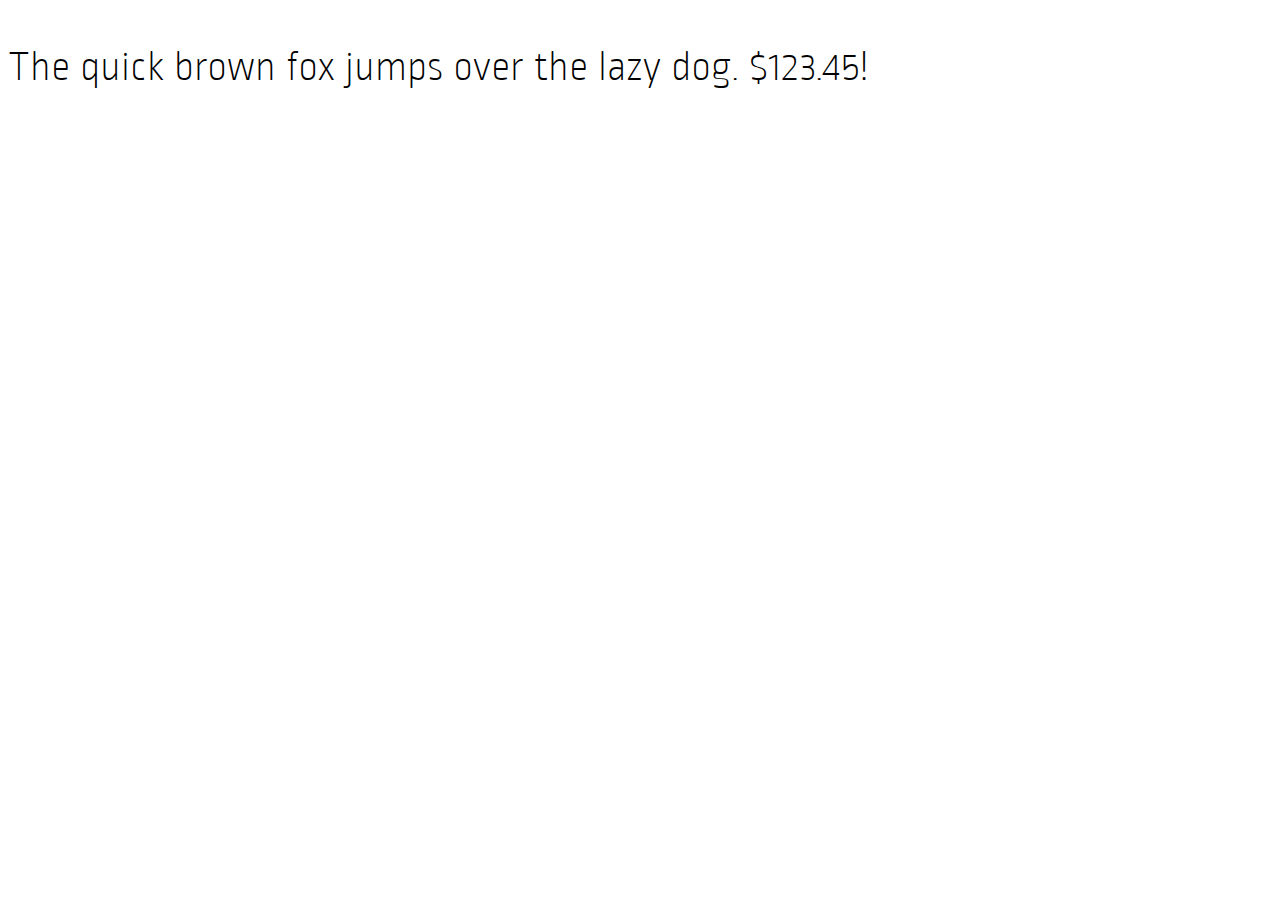
<file: fonts/Ropa Soft Pro ExtraLight/RopaSoftPro-ExtraLight.html>
<!DOCTYPE html PUBLIC "-//W3C//DTD XHTML 1.0 Strict//EN" "http://www.w3.org/TR/xhtml1/DTD/xhtml1-strict.dtd">
<html lang="en" xml:lang="en" xmlns="http://www.w3.org/1999/xhtml">
<head>
<meta content="text/html; charset=utf-8" http-equiv="content-type"/>
<meta content="en-us" http-equiv="Content-Language"/>
<title>Ropa Soft Pro ExtraLight - Web Font Specimen</title>
<link rel="stylesheet" type="text/css" media="screen" href="RopaSoftPro-ExtraLight.css" />
<style type="text/css" media="screen">
body { font-size: 42px; font-family: "RopaSoftProExtraLight", Georgia; }
</style>
</head>
<body>
<p contenteditable="true">The quick brown fox jumps over the lazy dog. $123.45!</p>
</body>
</html>
</file>
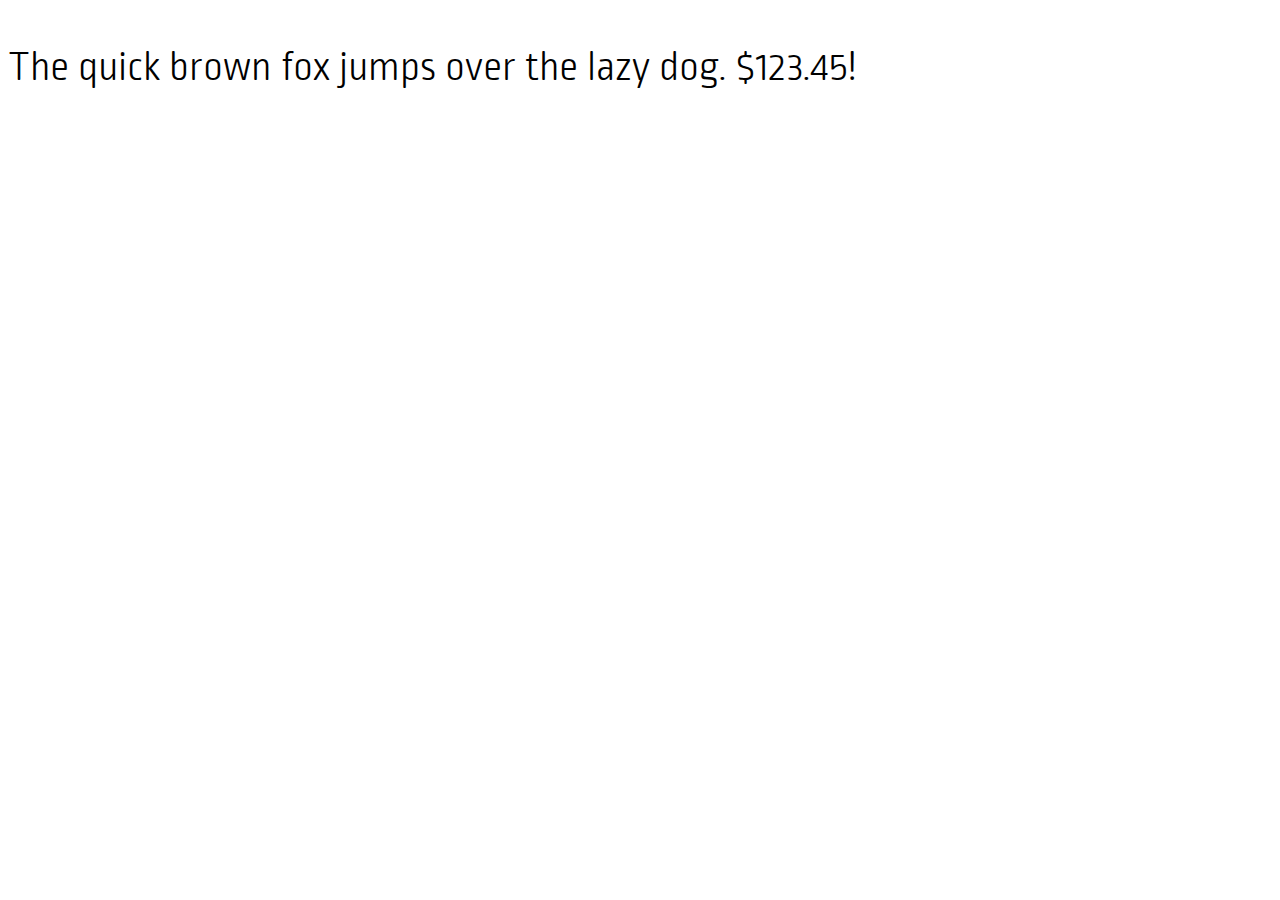
<file: fonts/Ropa Soft Pro Light/RopaSoftPro-Light.html>
<!DOCTYPE html PUBLIC "-//W3C//DTD XHTML 1.0 Strict//EN" "http://www.w3.org/TR/xhtml1/DTD/xhtml1-strict.dtd">
<html lang="en" xml:lang="en" xmlns="http://www.w3.org/1999/xhtml">
<head>
<meta content="text/html; charset=utf-8" http-equiv="content-type"/>
<meta content="en-us" http-equiv="Content-Language"/>
<title>Ropa Soft Pro Light - Web Font Specimen</title>
<link rel="stylesheet" type="text/css" media="screen" href="RopaSoftPro-Light.css" />
<style type="text/css" media="screen">
body { font-size: 42px; font-family: "RopaSoftProLight", Georgia; }
</style>
</head>
<body>
<p contenteditable="true">The quick brown fox jumps over the lazy dog. $123.45!</p>
</body>
</html>
</file>
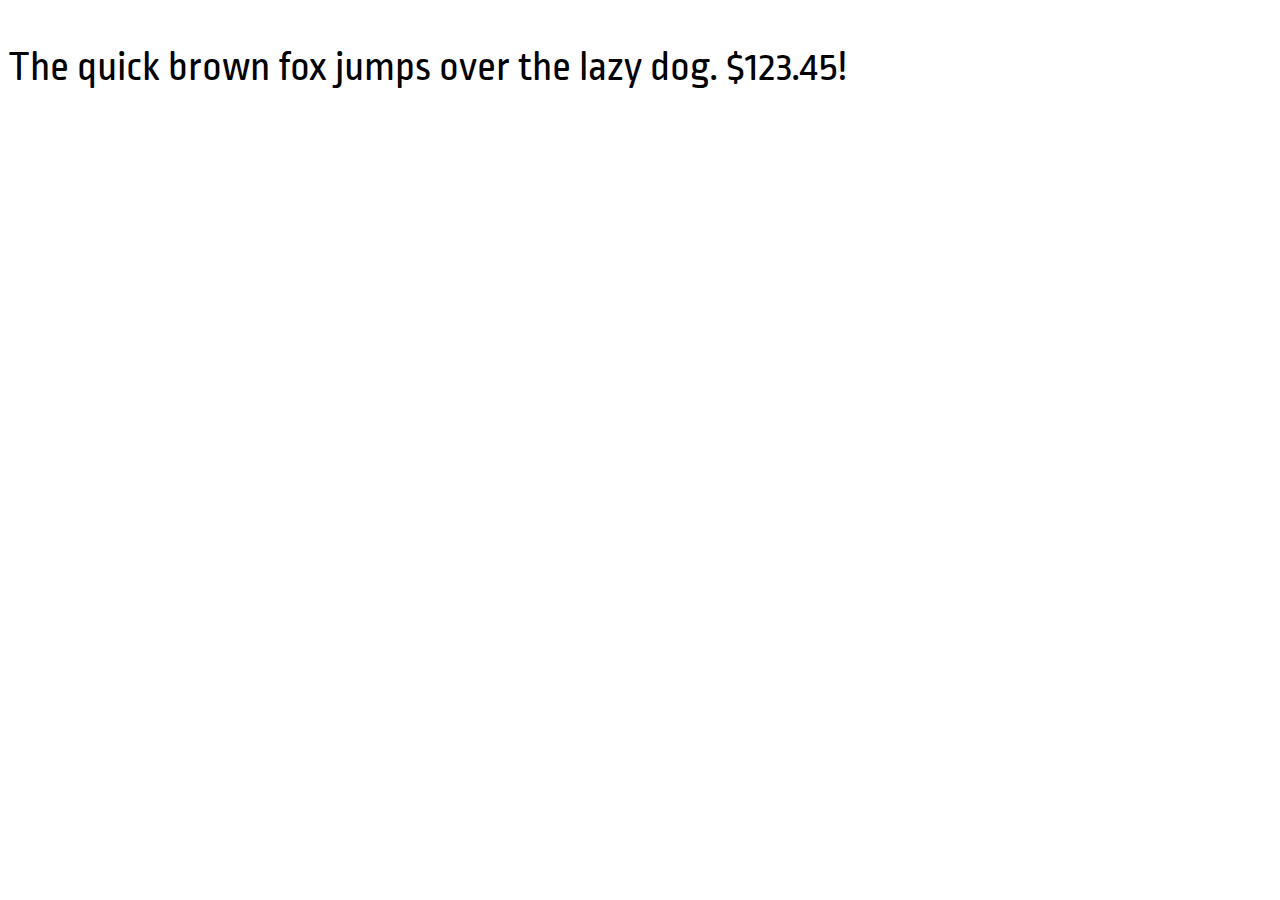
<file: fonts/Ropa Soft Pro/RopaSoftPro-Regular.html>
<!DOCTYPE html PUBLIC "-//W3C//DTD XHTML 1.0 Strict//EN" "http://www.w3.org/TR/xhtml1/DTD/xhtml1-strict.dtd">
<html lang="en" xml:lang="en" xmlns="http://www.w3.org/1999/xhtml">
<head>
<meta content="text/html; charset=utf-8" http-equiv="content-type"/>
<meta content="en-us" http-equiv="Content-Language"/>
<title>Ropa Soft Pro - Web Font Specimen</title>
<link rel="stylesheet" type="text/css" media="screen" href="RopaSoftPro-Regular.css" />
<style type="text/css" media="screen">
body { font-size: 42px; font-family: "RopaSoftPro", Georgia; }
</style>
</head>
<body>
<p contenteditable="true">The quick brown fox jumps over the lazy dog. $123.45!</p>
</body>
</html>
</file>
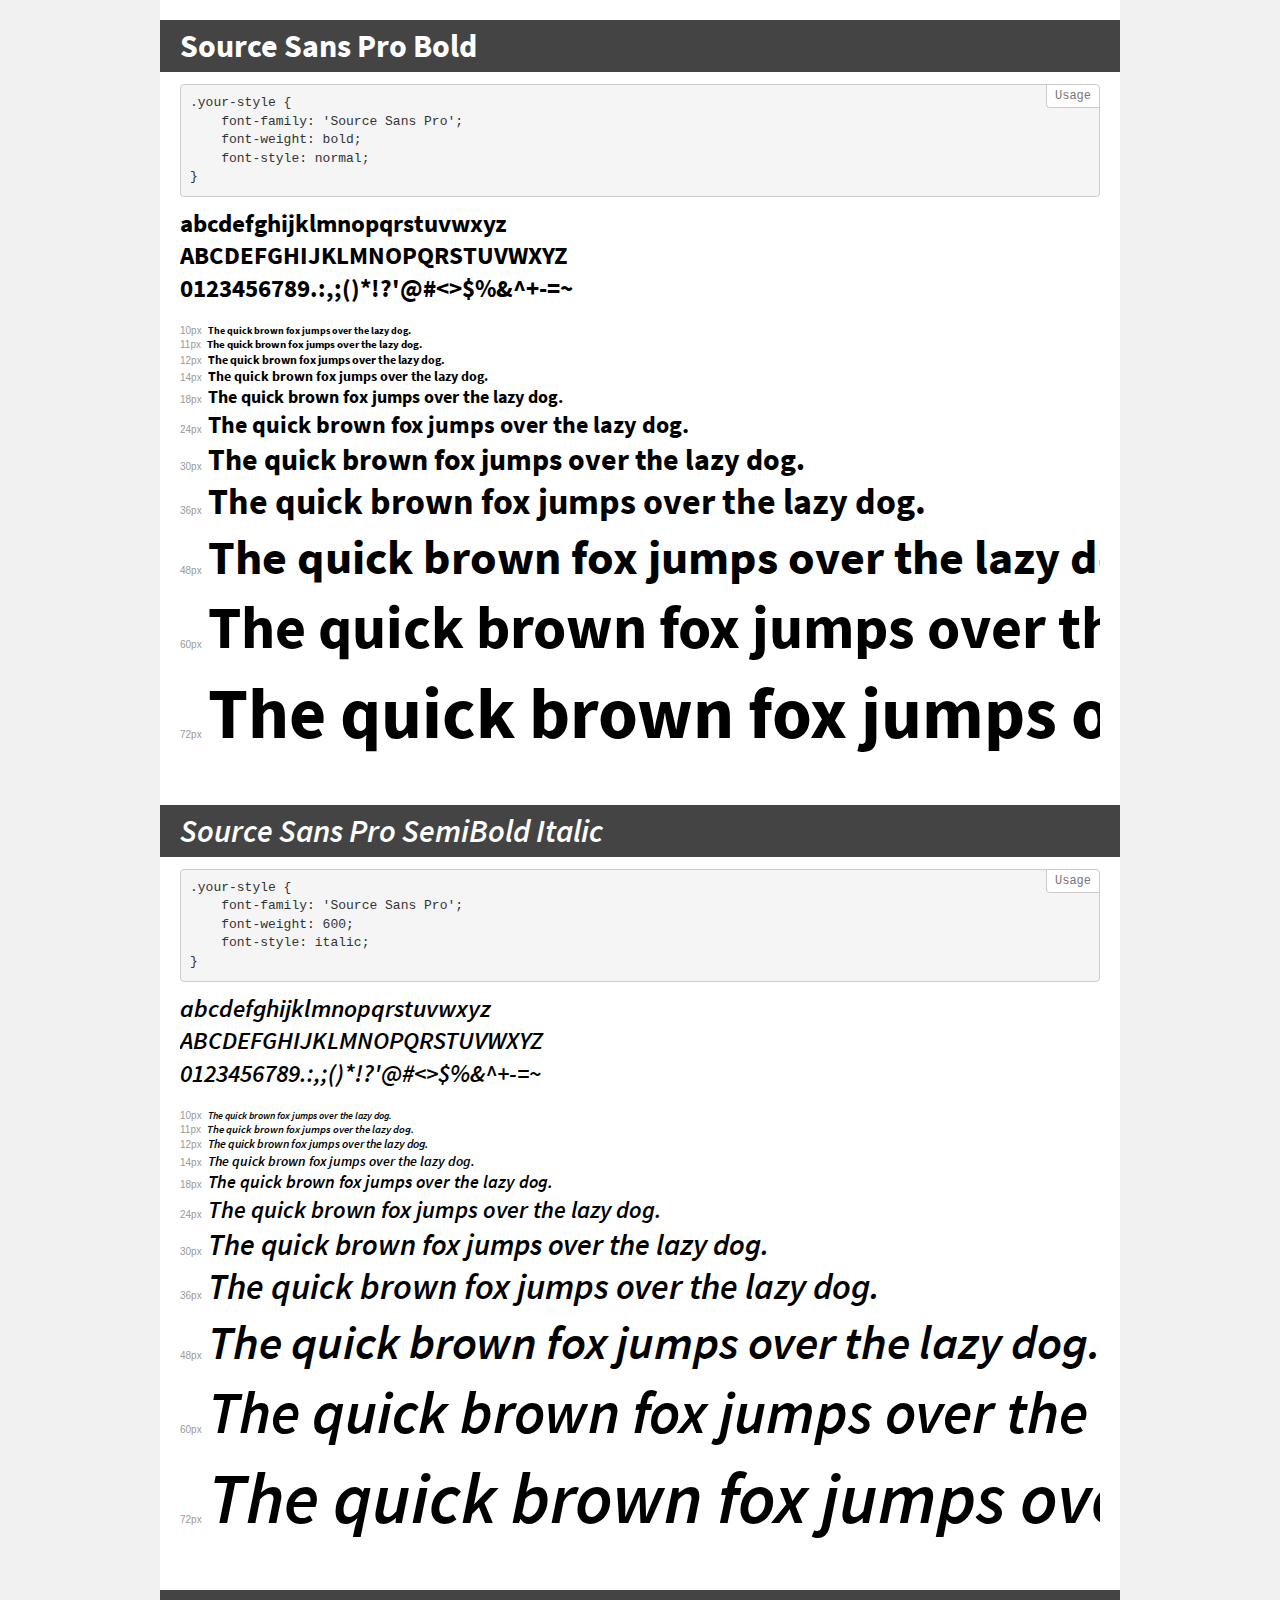
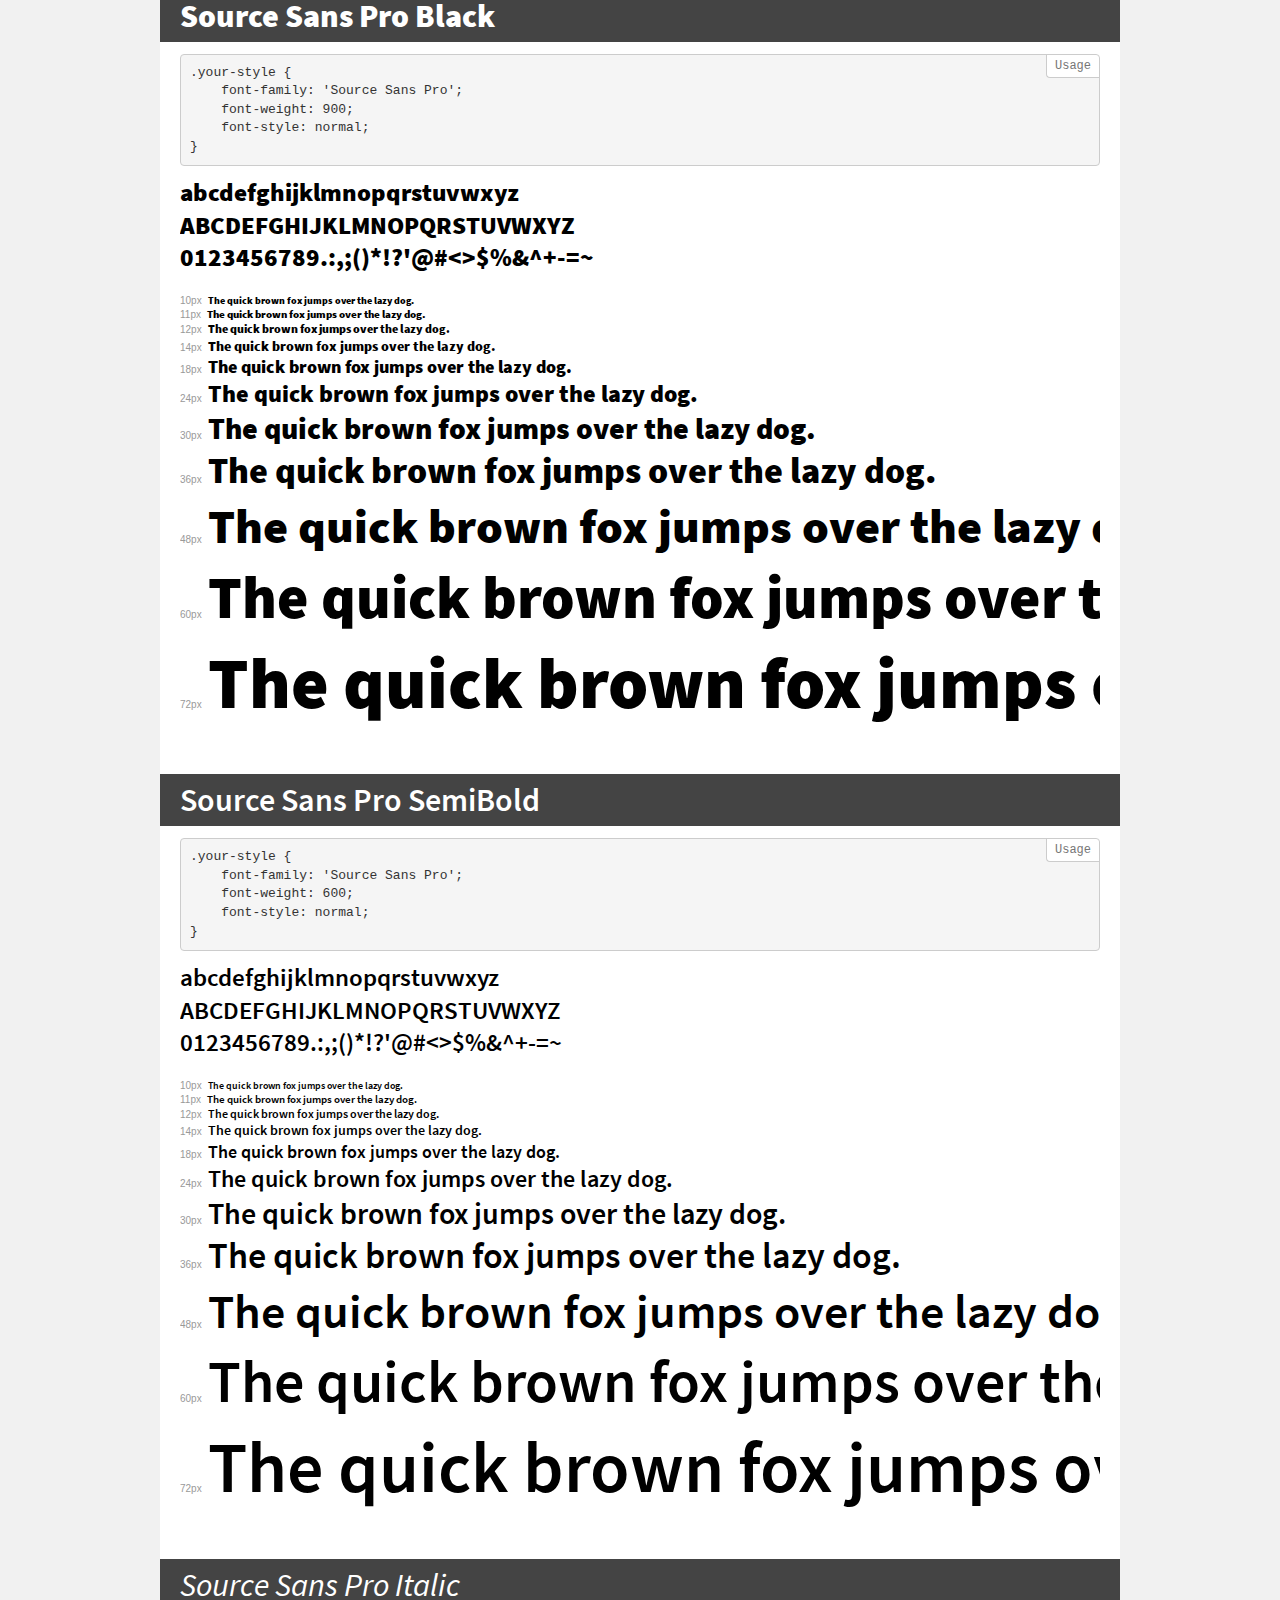
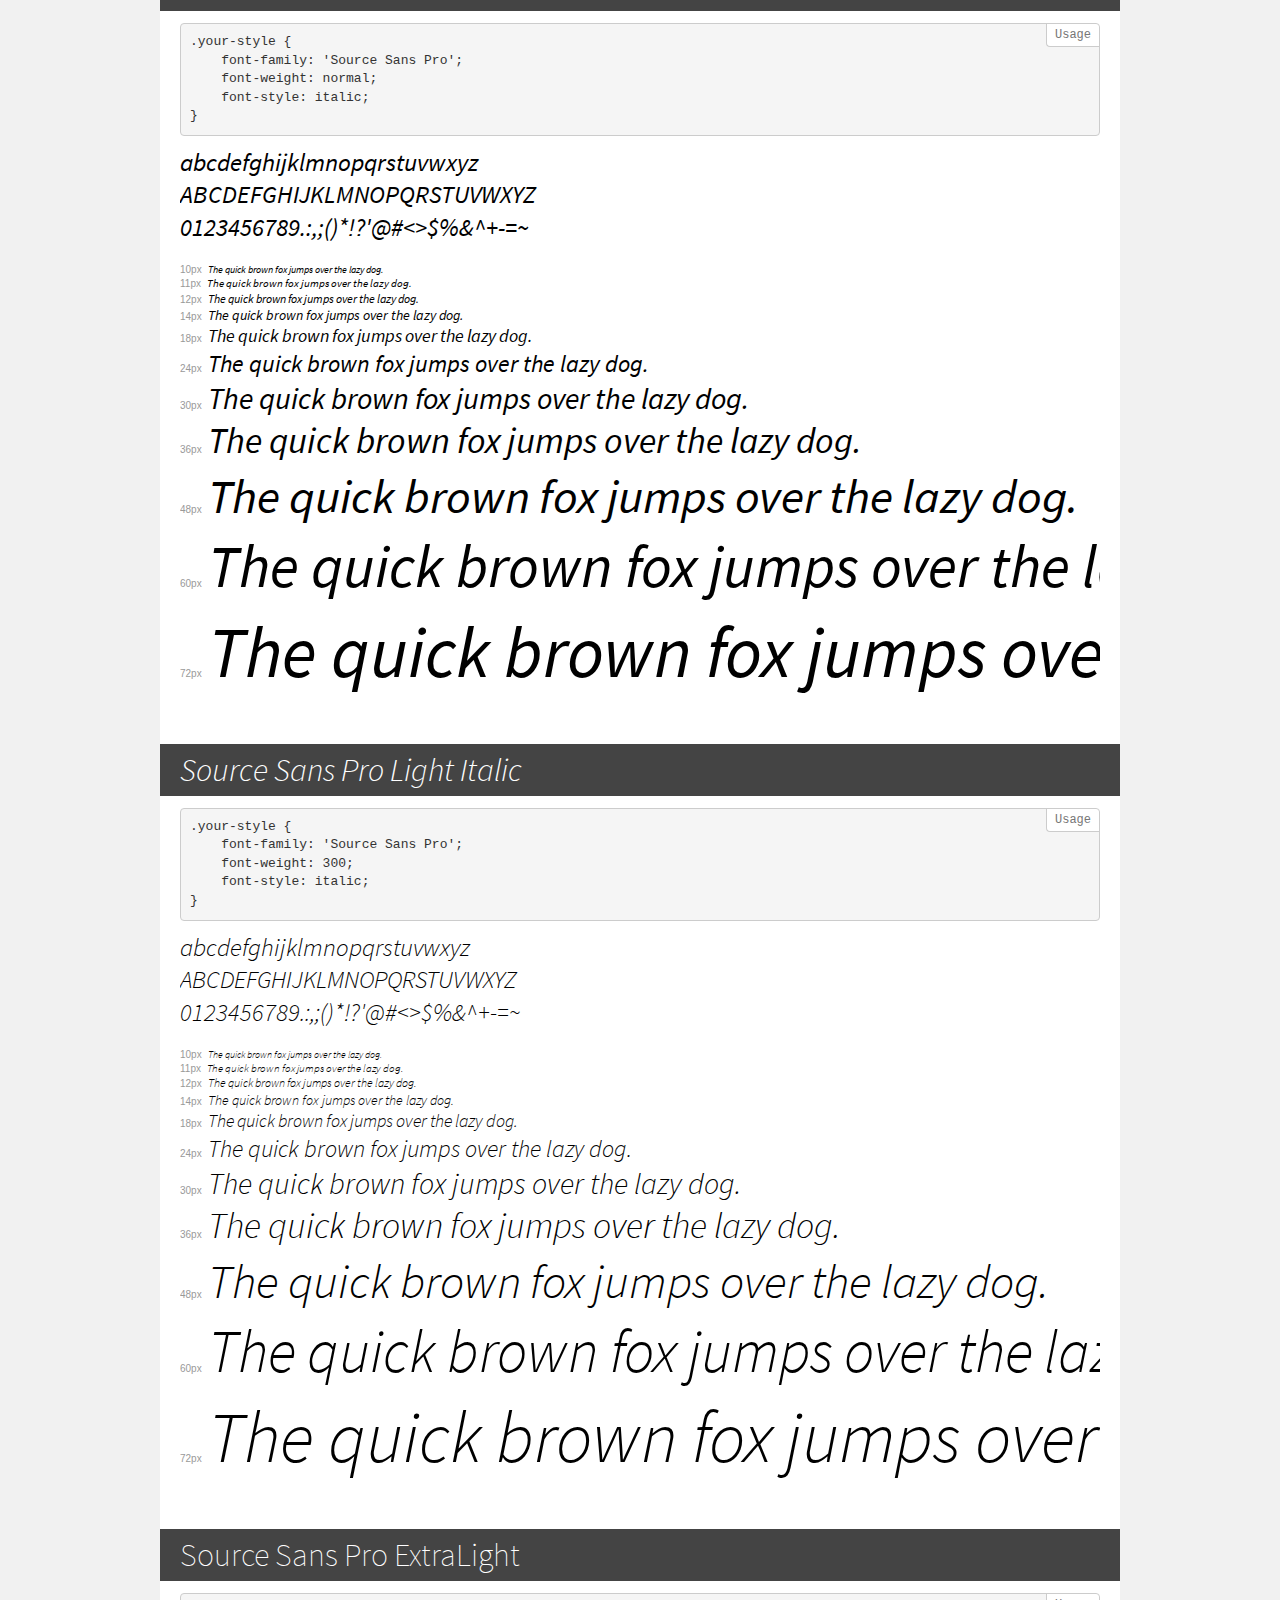
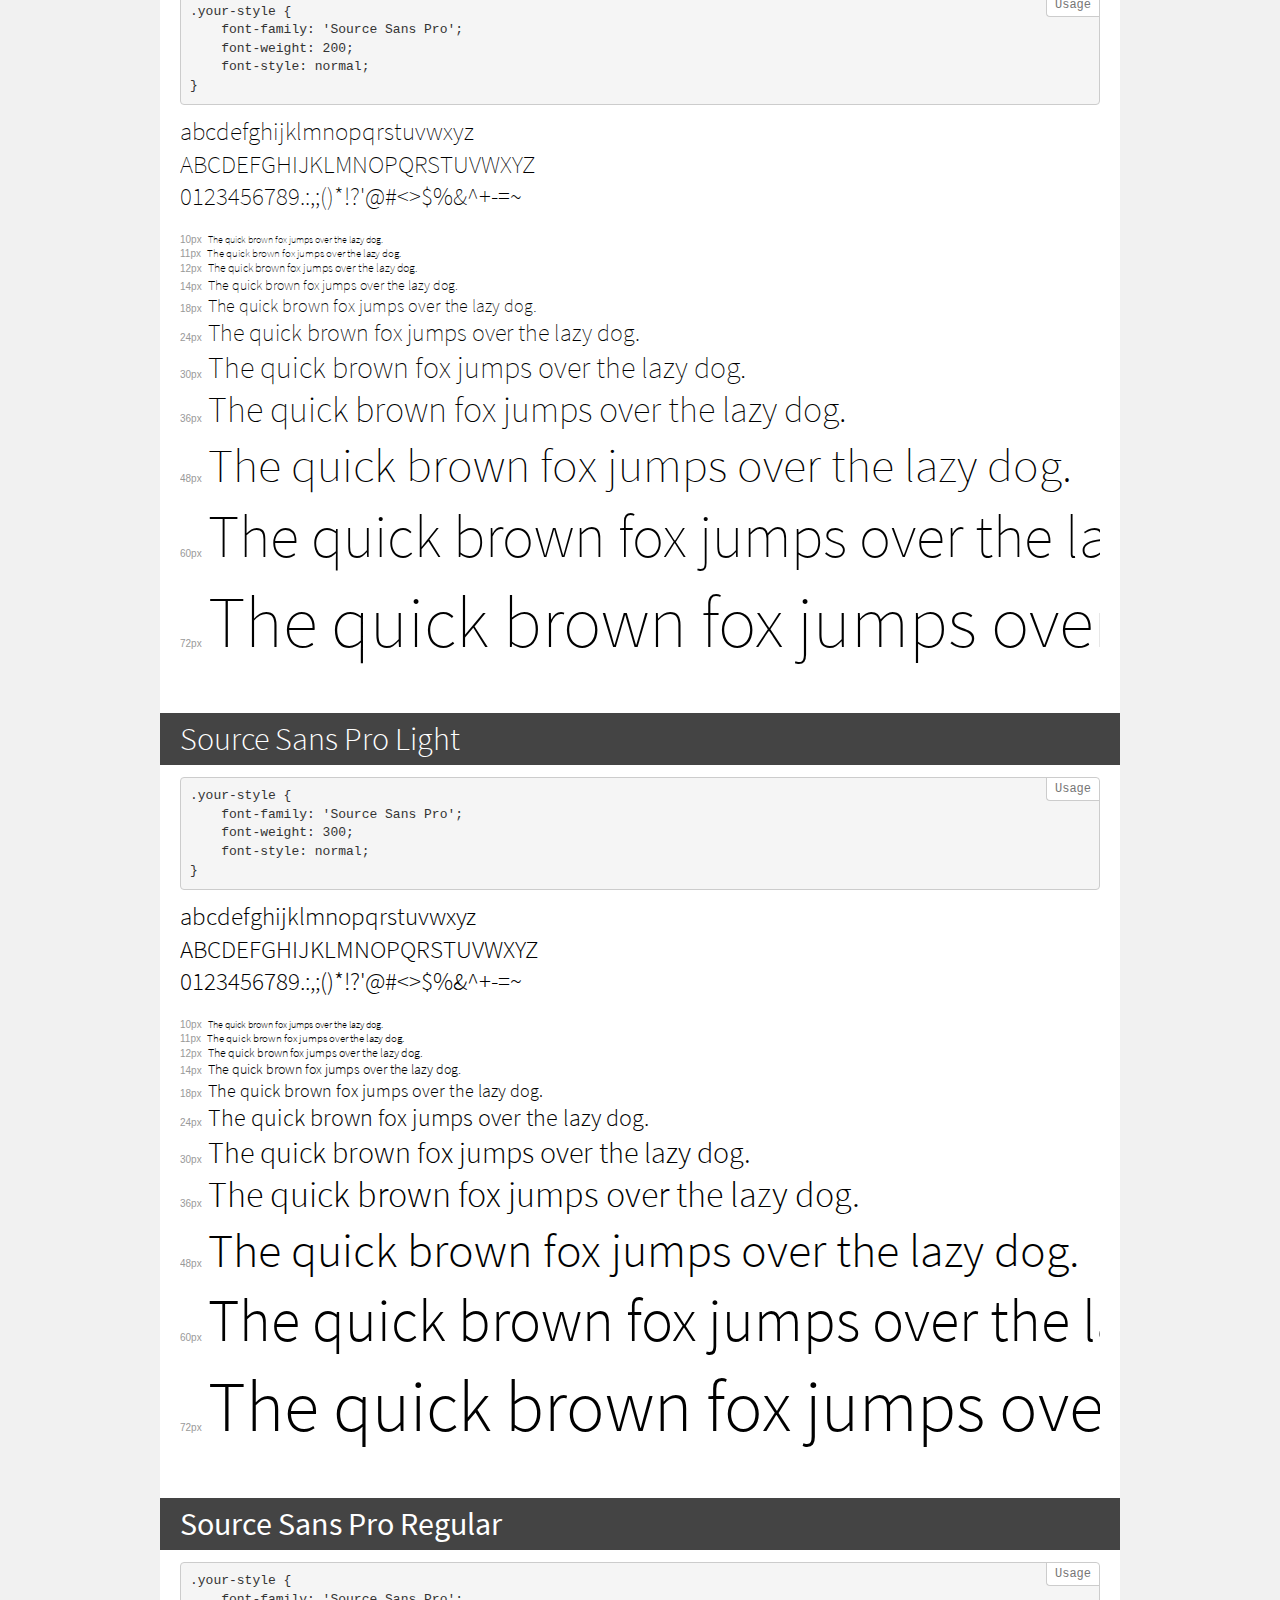
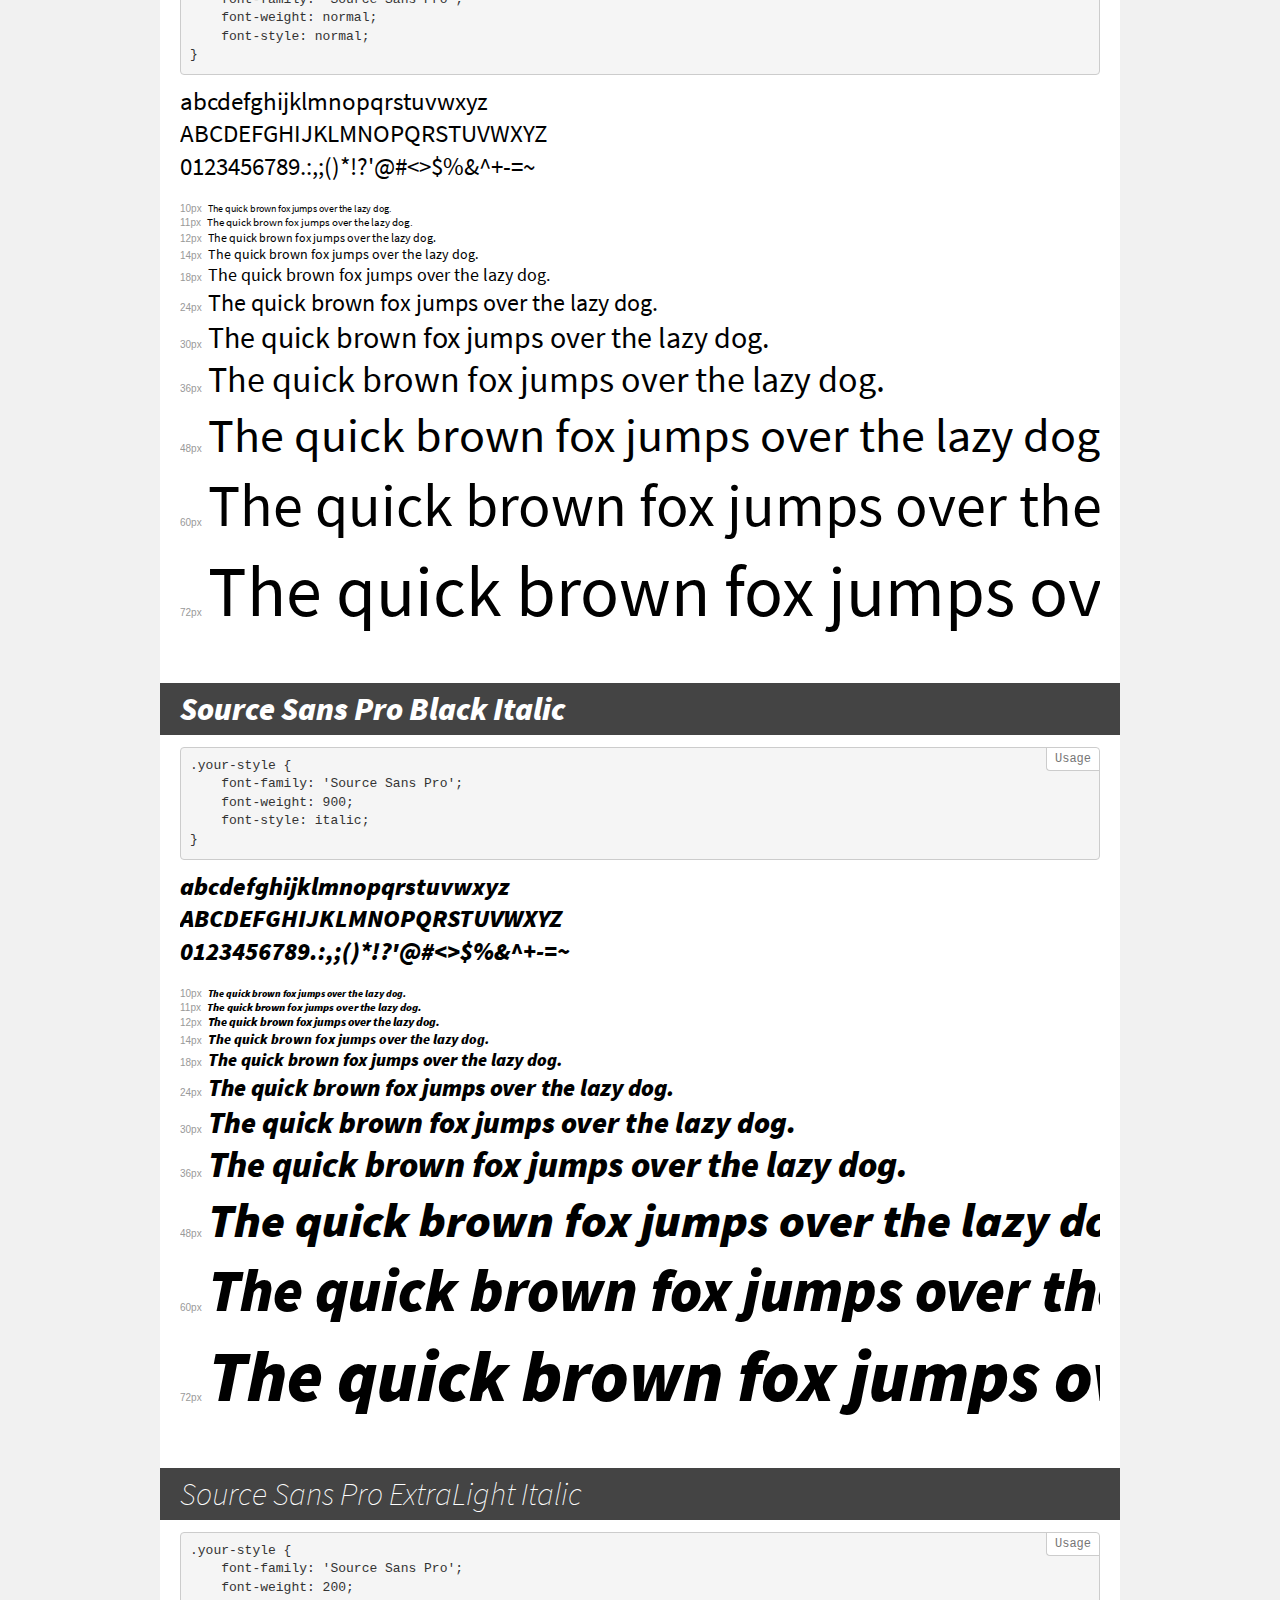
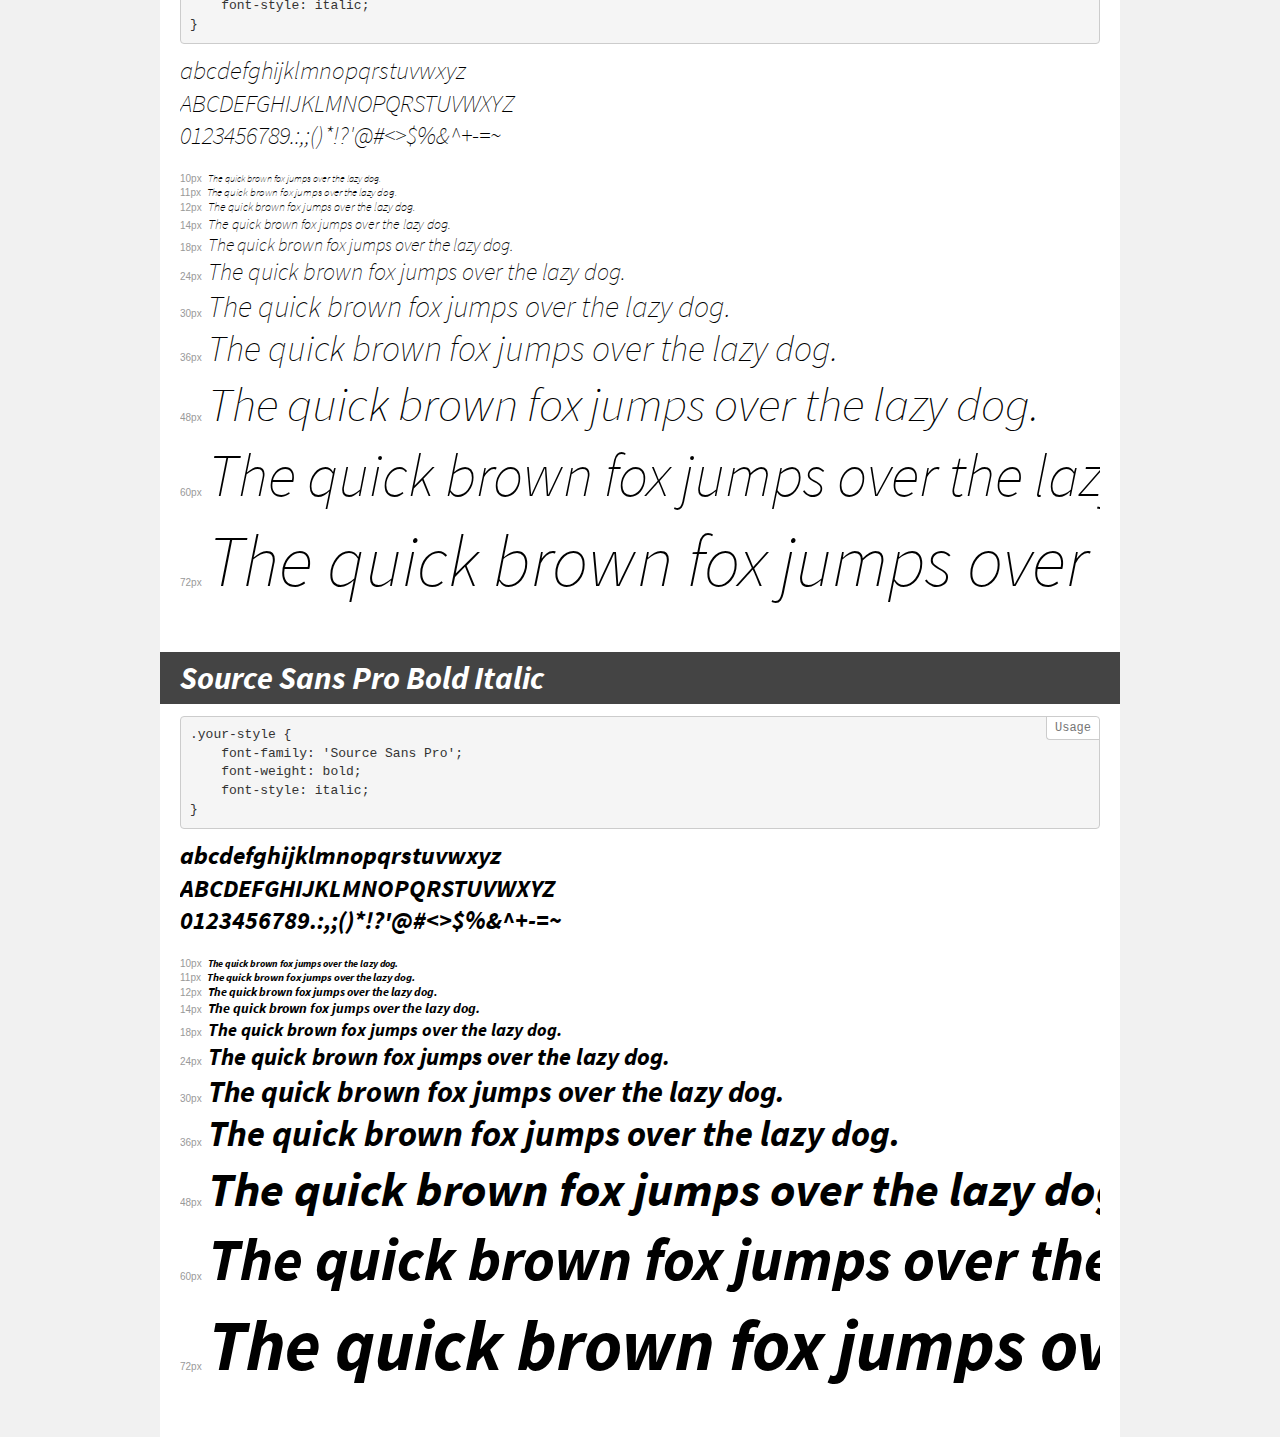
<file: sharp-insurance/fonts/Source_Sans_Pro/demo.html>
<!DOCTYPE html>
<html>
<head>
	<meta charset="utf-8">
	<meta http-equiv="X-UA-Compatible" content="IE=edge">
	<meta name="viewport" content="width=device-width, initial-scale=1">
	<meta name="robots" content="noindex, noarchive">
	<title>Transfonter demo</title>
	<link href="stylesheet.css" rel="stylesheet">
	<style>
		/*
		http://meyerweb.com/eric/tools/css/reset/
		v2.0 | 20110126
		License: none (public domain)
		*/
		html, body, div, span, applet, object, iframe,
		h1, h2, h3, h4, h5, h6, p, blockquote, pre,
		a, abbr, acronym, address, big, cite, code,
		del, dfn, em, img, ins, kbd, q, s, samp,
		small, strike, strong, sub, sup, tt, var,
		b, u, i, center,
		dl, dt, dd, ol, ul, li,
		fieldset, form, label, legend,
		table, caption, tbody, tfoot, thead, tr, th, td,
		article, aside, canvas, details, embed,
		figure, figcaption, footer, header, hgroup,
		menu, nav, output, ruby, section, summary,
		time, mark, audio, video {
			margin: 0;
			padding: 0;
			border: 0;
			font-size: 100%;
			font: inherit;
			vertical-align: baseline;
		}
		/* HTML5 display-role reset for older browsers */
		article, aside, details, figcaption, figure,
		footer, header, hgroup, menu, nav, section {
			display: block;
		}
		body {
			line-height: 1;
		}
		ol, ul {
			list-style: none;
		}
		blockquote, q {
			quotes: none;
		}
		blockquote:before, blockquote:after,
		q:before, q:after {
			content: '';
			content: none;
		}
		table {
			border-collapse: collapse;
			border-spacing: 0;
		}
		/* common styles */
		body {
			background: #f1f1f1;
			color: #000;
		}
		.page {
			background: #fff;
			width: 920px;
			margin: 0 auto;
			padding: 20px 20px 0 20px;
			overflow: hidden;
		}
		.font-container {
			overflow-x: auto;
			overflow-y: hidden;
			margin-bottom: 40px;
			line-height: 1.3;
			white-space: nowrap;
			padding-bottom: 5px;
		}
		h1 {
			position: relative;
			background: #444;
			font-size: 32px;
			color: #fff;
			padding: 10px 20px;
			margin: 0 -20px 12px -20px;
		}
		.letters {
			font-size: 25px;
			margin-bottom: 20px;
		}
		.s10:before {
			content: '10px';
		}
		.s11:before {
			content: '11px';
		}
		.s12:before {
			content: '12px';
		}
		.s14:before {
			content: '14px';
		}
		.s18:before {
			content: '18px';
		}
		.s24:before {
			content: '24px';
		}
		.s30:before {
			content: '30px';
		}
		.s36:before {
			content: '36px';
		}
		.s48:before {
			content: '48px';
		}
		.s60:before {
			content: '60px';
		}
		.s72:before {
			content: '72px';
		}
		.s10:before, .s11:before, .s12:before, .s14:before,
		.s18:before, .s24:before, .s30:before, .s36:before,
		.s48:before, .s60:before, .s72:before {
			font-family: Arial, sans-serif;
			font-size: 10px;
			font-weight: normal;
			font-style: normal;
			color: #999;
			padding-right: 6px;
		}
		pre {
			display: block;
			position: relative;
			padding: 9px;
			margin: 0 0 10px;
			font-family: Monaco, Menlo, Consolas, "Courier New", monospace !important;
			font-size: 13px;
			line-height: 1.428571429;
			color: #333;
			font-weight: normal !important;
			font-style: normal !important;
			background-color: #f5f5f5;
			border: 1px solid #ccc;
			overflow-x: auto;
			border-radius: 4px;
		}
		pre:after {
			display: block;
			position: absolute;
			right: 0;
			top: 0;
			content: 'Usage';
			line-height: 1;
			padding: 5px 8px;
			font-size: 12px;
			color: #767676;
			background-color: #fff;
			border: 1px solid #ccc;
			border-right: none;
			border-top: none;
			border-radius: 0 4px 0 4px;
			z-index: 10;
		}
		/* responsive */
		@media (max-width: 959px) {
			.page {
				width: auto;
				margin: 0;
			}
		}
	</style>
</head>
<body>
<div class="page">
	<div class="demo" style="font-family: 'Source Sans Pro'; font-weight: bold; font-style: normal;">
		<h1>Source Sans Pro Bold</h1>
		<pre>.your-style {
    font-family: 'Source Sans Pro';
    font-weight: bold;
    font-style: normal;
}</pre>
		<div class="font-container">
			<p class="letters">
				abcdefghijklmnopqrstuvwxyz <br />
				ABCDEFGHIJKLMNOPQRSTUVWXYZ <br />				0123456789.:,;()*!?'@#<>$%&^+-=~
			</p>
			<p class="s10" style="font-size: 10px;">The quick brown fox jumps over the lazy dog.</p>
			<p class="s11" style="font-size: 11px;">The quick brown fox jumps over the lazy dog.</p>
			<p class="s12" style="font-size: 12px;">The quick brown fox jumps over the lazy dog.</p>
			<p class="s14" style="font-size: 14px;">The quick brown fox jumps over the lazy dog.</p>
			<p class="s18" style="font-size: 18px;">The quick brown fox jumps over the lazy dog.</p>
			<p class="s24" style="font-size: 24px;">The quick brown fox jumps over the lazy dog.</p>
			<p class="s30" style="font-size: 30px;">The quick brown fox jumps over the lazy dog.</p>
			<p class="s36" style="font-size: 36px;">The quick brown fox jumps over the lazy dog.</p>
			<p class="s48" style="font-size: 48px;">The quick brown fox jumps over the lazy dog.</p>
			<p class="s60" style="font-size: 60px;">The quick brown fox jumps over the lazy dog.</p>
			<p class="s72" style="font-size: 72px;">The quick brown fox jumps over the lazy dog.</p>
		</div>
	</div>
	<div class="demo" style="font-family: 'Source Sans Pro'; font-weight: 600; font-style: italic;">
		<h1>Source Sans Pro SemiBold Italic</h1>
		<pre>.your-style {
    font-family: 'Source Sans Pro';
    font-weight: 600;
    font-style: italic;
}</pre>
		<div class="font-container">
			<p class="letters">
				abcdefghijklmnopqrstuvwxyz <br />
				ABCDEFGHIJKLMNOPQRSTUVWXYZ <br />				0123456789.:,;()*!?'@#<>$%&^+-=~
			</p>
			<p class="s10" style="font-size: 10px;">The quick brown fox jumps over the lazy dog.</p>
			<p class="s11" style="font-size: 11px;">The quick brown fox jumps over the lazy dog.</p>
			<p class="s12" style="font-size: 12px;">The quick brown fox jumps over the lazy dog.</p>
			<p class="s14" style="font-size: 14px;">The quick brown fox jumps over the lazy dog.</p>
			<p class="s18" style="font-size: 18px;">The quick brown fox jumps over the lazy dog.</p>
			<p class="s24" style="font-size: 24px;">The quick brown fox jumps over the lazy dog.</p>
			<p class="s30" style="font-size: 30px;">The quick brown fox jumps over the lazy dog.</p>
			<p class="s36" style="font-size: 36px;">The quick brown fox jumps over the lazy dog.</p>
			<p class="s48" style="font-size: 48px;">The quick brown fox jumps over the lazy dog.</p>
			<p class="s60" style="font-size: 60px;">The quick brown fox jumps over the lazy dog.</p>
			<p class="s72" style="font-size: 72px;">The quick brown fox jumps over the lazy dog.</p>
		</div>
	</div>
	<div class="demo" style="font-family: 'Source Sans Pro'; font-weight: 900; font-style: normal;">
		<h1>Source Sans Pro Black</h1>
		<pre>.your-style {
    font-family: 'Source Sans Pro';
    font-weight: 900;
    font-style: normal;
}</pre>
		<div class="font-container">
			<p class="letters">
				abcdefghijklmnopqrstuvwxyz <br />
				ABCDEFGHIJKLMNOPQRSTUVWXYZ <br />				0123456789.:,;()*!?'@#<>$%&^+-=~
			</p>
			<p class="s10" style="font-size: 10px;">The quick brown fox jumps over the lazy dog.</p>
			<p class="s11" style="font-size: 11px;">The quick brown fox jumps over the lazy dog.</p>
			<p class="s12" style="font-size: 12px;">The quick brown fox jumps over the lazy dog.</p>
			<p class="s14" style="font-size: 14px;">The quick brown fox jumps over the lazy dog.</p>
			<p class="s18" style="font-size: 18px;">The quick brown fox jumps over the lazy dog.</p>
			<p class="s24" style="font-size: 24px;">The quick brown fox jumps over the lazy dog.</p>
			<p class="s30" style="font-size: 30px;">The quick brown fox jumps over the lazy dog.</p>
			<p class="s36" style="font-size: 36px;">The quick brown fox jumps over the lazy dog.</p>
			<p class="s48" style="font-size: 48px;">The quick brown fox jumps over the lazy dog.</p>
			<p class="s60" style="font-size: 60px;">The quick brown fox jumps over the lazy dog.</p>
			<p class="s72" style="font-size: 72px;">The quick brown fox jumps over the lazy dog.</p>
		</div>
	</div>
	<div class="demo" style="font-family: 'Source Sans Pro'; font-weight: 600; font-style: normal;">
		<h1>Source Sans Pro SemiBold</h1>
		<pre>.your-style {
    font-family: 'Source Sans Pro';
    font-weight: 600;
    font-style: normal;
}</pre>
		<div class="font-container">
			<p class="letters">
				abcdefghijklmnopqrstuvwxyz <br />
				ABCDEFGHIJKLMNOPQRSTUVWXYZ <br />				0123456789.:,;()*!?'@#<>$%&^+-=~
			</p>
			<p class="s10" style="font-size: 10px;">The quick brown fox jumps over the lazy dog.</p>
			<p class="s11" style="font-size: 11px;">The quick brown fox jumps over the lazy dog.</p>
			<p class="s12" style="font-size: 12px;">The quick brown fox jumps over the lazy dog.</p>
			<p class="s14" style="font-size: 14px;">The quick brown fox jumps over the lazy dog.</p>
			<p class="s18" style="font-size: 18px;">The quick brown fox jumps over the lazy dog.</p>
			<p class="s24" style="font-size: 24px;">The quick brown fox jumps over the lazy dog.</p>
			<p class="s30" style="font-size: 30px;">The quick brown fox jumps over the lazy dog.</p>
			<p class="s36" style="font-size: 36px;">The quick brown fox jumps over the lazy dog.</p>
			<p class="s48" style="font-size: 48px;">The quick brown fox jumps over the lazy dog.</p>
			<p class="s60" style="font-size: 60px;">The quick brown fox jumps over the lazy dog.</p>
			<p class="s72" style="font-size: 72px;">The quick brown fox jumps over the lazy dog.</p>
		</div>
	</div>
	<div class="demo" style="font-family: 'Source Sans Pro'; font-weight: normal; font-style: italic;">
		<h1>Source Sans Pro Italic</h1>
		<pre>.your-style {
    font-family: 'Source Sans Pro';
    font-weight: normal;
    font-style: italic;
}</pre>
		<div class="font-container">
			<p class="letters">
				abcdefghijklmnopqrstuvwxyz <br />
				ABCDEFGHIJKLMNOPQRSTUVWXYZ <br />				0123456789.:,;()*!?'@#<>$%&^+-=~
			</p>
			<p class="s10" style="font-size: 10px;">The quick brown fox jumps over the lazy dog.</p>
			<p class="s11" style="font-size: 11px;">The quick brown fox jumps over the lazy dog.</p>
			<p class="s12" style="font-size: 12px;">The quick brown fox jumps over the lazy dog.</p>
			<p class="s14" style="font-size: 14px;">The quick brown fox jumps over the lazy dog.</p>
			<p class="s18" style="font-size: 18px;">The quick brown fox jumps over the lazy dog.</p>
			<p class="s24" style="font-size: 24px;">The quick brown fox jumps over the lazy dog.</p>
			<p class="s30" style="font-size: 30px;">The quick brown fox jumps over the lazy dog.</p>
			<p class="s36" style="font-size: 36px;">The quick brown fox jumps over the lazy dog.</p>
			<p class="s48" style="font-size: 48px;">The quick brown fox jumps over the lazy dog.</p>
			<p class="s60" style="font-size: 60px;">The quick brown fox jumps over the lazy dog.</p>
			<p class="s72" style="font-size: 72px;">The quick brown fox jumps over the lazy dog.</p>
		</div>
	</div>
	<div class="demo" style="font-family: 'Source Sans Pro'; font-weight: 300; font-style: italic;">
		<h1>Source Sans Pro Light Italic</h1>
		<pre>.your-style {
    font-family: 'Source Sans Pro';
    font-weight: 300;
    font-style: italic;
}</pre>
		<div class="font-container">
			<p class="letters">
				abcdefghijklmnopqrstuvwxyz <br />
				ABCDEFGHIJKLMNOPQRSTUVWXYZ <br />				0123456789.:,;()*!?'@#<>$%&^+-=~
			</p>
			<p class="s10" style="font-size: 10px;">The quick brown fox jumps over the lazy dog.</p>
			<p class="s11" style="font-size: 11px;">The quick brown fox jumps over the lazy dog.</p>
			<p class="s12" style="font-size: 12px;">The quick brown fox jumps over the lazy dog.</p>
			<p class="s14" style="font-size: 14px;">The quick brown fox jumps over the lazy dog.</p>
			<p class="s18" style="font-size: 18px;">The quick brown fox jumps over the lazy dog.</p>
			<p class="s24" style="font-size: 24px;">The quick brown fox jumps over the lazy dog.</p>
			<p class="s30" style="font-size: 30px;">The quick brown fox jumps over the lazy dog.</p>
			<p class="s36" style="font-size: 36px;">The quick brown fox jumps over the lazy dog.</p>
			<p class="s48" style="font-size: 48px;">The quick brown fox jumps over the lazy dog.</p>
			<p class="s60" style="font-size: 60px;">The quick brown fox jumps over the lazy dog.</p>
			<p class="s72" style="font-size: 72px;">The quick brown fox jumps over the lazy dog.</p>
		</div>
	</div>
	<div class="demo" style="font-family: 'Source Sans Pro'; font-weight: 200; font-style: normal;">
		<h1>Source Sans Pro ExtraLight</h1>
		<pre>.your-style {
    font-family: 'Source Sans Pro';
    font-weight: 200;
    font-style: normal;
}</pre>
		<div class="font-container">
			<p class="letters">
				abcdefghijklmnopqrstuvwxyz <br />
				ABCDEFGHIJKLMNOPQRSTUVWXYZ <br />				0123456789.:,;()*!?'@#<>$%&^+-=~
			</p>
			<p class="s10" style="font-size: 10px;">The quick brown fox jumps over the lazy dog.</p>
			<p class="s11" style="font-size: 11px;">The quick brown fox jumps over the lazy dog.</p>
			<p class="s12" style="font-size: 12px;">The quick brown fox jumps over the lazy dog.</p>
			<p class="s14" style="font-size: 14px;">The quick brown fox jumps over the lazy dog.</p>
			<p class="s18" style="font-size: 18px;">The quick brown fox jumps over the lazy dog.</p>
			<p class="s24" style="font-size: 24px;">The quick brown fox jumps over the lazy dog.</p>
			<p class="s30" style="font-size: 30px;">The quick brown fox jumps over the lazy dog.</p>
			<p class="s36" style="font-size: 36px;">The quick brown fox jumps over the lazy dog.</p>
			<p class="s48" style="font-size: 48px;">The quick brown fox jumps over the lazy dog.</p>
			<p class="s60" style="font-size: 60px;">The quick brown fox jumps over the lazy dog.</p>
			<p class="s72" style="font-size: 72px;">The quick brown fox jumps over the lazy dog.</p>
		</div>
	</div>
	<div class="demo" style="font-family: 'Source Sans Pro'; font-weight: 300; font-style: normal;">
		<h1>Source Sans Pro Light</h1>
		<pre>.your-style {
    font-family: 'Source Sans Pro';
    font-weight: 300;
    font-style: normal;
}</pre>
		<div class="font-container">
			<p class="letters">
				abcdefghijklmnopqrstuvwxyz <br />
				ABCDEFGHIJKLMNOPQRSTUVWXYZ <br />				0123456789.:,;()*!?'@#<>$%&^+-=~
			</p>
			<p class="s10" style="font-size: 10px;">The quick brown fox jumps over the lazy dog.</p>
			<p class="s11" style="font-size: 11px;">The quick brown fox jumps over the lazy dog.</p>
			<p class="s12" style="font-size: 12px;">The quick brown fox jumps over the lazy dog.</p>
			<p class="s14" style="font-size: 14px;">The quick brown fox jumps over the lazy dog.</p>
			<p class="s18" style="font-size: 18px;">The quick brown fox jumps over the lazy dog.</p>
			<p class="s24" style="font-size: 24px;">The quick brown fox jumps over the lazy dog.</p>
			<p class="s30" style="font-size: 30px;">The quick brown fox jumps over the lazy dog.</p>
			<p class="s36" style="font-size: 36px;">The quick brown fox jumps over the lazy dog.</p>
			<p class="s48" style="font-size: 48px;">The quick brown fox jumps over the lazy dog.</p>
			<p class="s60" style="font-size: 60px;">The quick brown fox jumps over the lazy dog.</p>
			<p class="s72" style="font-size: 72px;">The quick brown fox jumps over the lazy dog.</p>
		</div>
	</div>
	<div class="demo" style="font-family: 'Source Sans Pro'; font-weight: normal; font-style: normal;">
		<h1>Source Sans Pro Regular</h1>
		<pre>.your-style {
    font-family: 'Source Sans Pro';
    font-weight: normal;
    font-style: normal;
}</pre>
		<div class="font-container">
			<p class="letters">
				abcdefghijklmnopqrstuvwxyz <br />
				ABCDEFGHIJKLMNOPQRSTUVWXYZ <br />				0123456789.:,;()*!?'@#<>$%&^+-=~
			</p>
			<p class="s10" style="font-size: 10px;">The quick brown fox jumps over the lazy dog.</p>
			<p class="s11" style="font-size: 11px;">The quick brown fox jumps over the lazy dog.</p>
			<p class="s12" style="font-size: 12px;">The quick brown fox jumps over the lazy dog.</p>
			<p class="s14" style="font-size: 14px;">The quick brown fox jumps over the lazy dog.</p>
			<p class="s18" style="font-size: 18px;">The quick brown fox jumps over the lazy dog.</p>
			<p class="s24" style="font-size: 24px;">The quick brown fox jumps over the lazy dog.</p>
			<p class="s30" style="font-size: 30px;">The quick brown fox jumps over the lazy dog.</p>
			<p class="s36" style="font-size: 36px;">The quick brown fox jumps over the lazy dog.</p>
			<p class="s48" style="font-size: 48px;">The quick brown fox jumps over the lazy dog.</p>
			<p class="s60" style="font-size: 60px;">The quick brown fox jumps over the lazy dog.</p>
			<p class="s72" style="font-size: 72px;">The quick brown fox jumps over the lazy dog.</p>
		</div>
	</div>
	<div class="demo" style="font-family: 'Source Sans Pro'; font-weight: 900; font-style: italic;">
		<h1>Source Sans Pro Black Italic</h1>
		<pre>.your-style {
    font-family: 'Source Sans Pro';
    font-weight: 900;
    font-style: italic;
}</pre>
		<div class="font-container">
			<p class="letters">
				abcdefghijklmnopqrstuvwxyz <br />
				ABCDEFGHIJKLMNOPQRSTUVWXYZ <br />				0123456789.:,;()*!?'@#<>$%&^+-=~
			</p>
			<p class="s10" style="font-size: 10px;">The quick brown fox jumps over the lazy dog.</p>
			<p class="s11" style="font-size: 11px;">The quick brown fox jumps over the lazy dog.</p>
			<p class="s12" style="font-size: 12px;">The quick brown fox jumps over the lazy dog.</p>
			<p class="s14" style="font-size: 14px;">The quick brown fox jumps over the lazy dog.</p>
			<p class="s18" style="font-size: 18px;">The quick brown fox jumps over the lazy dog.</p>
			<p class="s24" style="font-size: 24px;">The quick brown fox jumps over the lazy dog.</p>
			<p class="s30" style="font-size: 30px;">The quick brown fox jumps over the lazy dog.</p>
			<p class="s36" style="font-size: 36px;">The quick brown fox jumps over the lazy dog.</p>
			<p class="s48" style="font-size: 48px;">The quick brown fox jumps over the lazy dog.</p>
			<p class="s60" style="font-size: 60px;">The quick brown fox jumps over the lazy dog.</p>
			<p class="s72" style="font-size: 72px;">The quick brown fox jumps over the lazy dog.</p>
		</div>
	</div>
	<div class="demo" style="font-family: 'Source Sans Pro'; font-weight: 200; font-style: italic;">
		<h1>Source Sans Pro ExtraLight Italic</h1>
		<pre>.your-style {
    font-family: 'Source Sans Pro';
    font-weight: 200;
    font-style: italic;
}</pre>
		<div class="font-container">
			<p class="letters">
				abcdefghijklmnopqrstuvwxyz <br />
				ABCDEFGHIJKLMNOPQRSTUVWXYZ <br />				0123456789.:,;()*!?'@#<>$%&^+-=~
			</p>
			<p class="s10" style="font-size: 10px;">The quick brown fox jumps over the lazy dog.</p>
			<p class="s11" style="font-size: 11px;">The quick brown fox jumps over the lazy dog.</p>
			<p class="s12" style="font-size: 12px;">The quick brown fox jumps over the lazy dog.</p>
			<p class="s14" style="font-size: 14px;">The quick brown fox jumps over the lazy dog.</p>
			<p class="s18" style="font-size: 18px;">The quick brown fox jumps over the lazy dog.</p>
			<p class="s24" style="font-size: 24px;">The quick brown fox jumps over the lazy dog.</p>
			<p class="s30" style="font-size: 30px;">The quick brown fox jumps over the lazy dog.</p>
			<p class="s36" style="font-size: 36px;">The quick brown fox jumps over the lazy dog.</p>
			<p class="s48" style="font-size: 48px;">The quick brown fox jumps over the lazy dog.</p>
			<p class="s60" style="font-size: 60px;">The quick brown fox jumps over the lazy dog.</p>
			<p class="s72" style="font-size: 72px;">The quick brown fox jumps over the lazy dog.</p>
		</div>
	</div>
	<div class="demo" style="font-family: 'Source Sans Pro'; font-weight: bold; font-style: italic;">
		<h1>Source Sans Pro Bold Italic</h1>
		<pre>.your-style {
    font-family: 'Source Sans Pro';
    font-weight: bold;
    font-style: italic;
}</pre>
		<div class="font-container">
			<p class="letters">
				abcdefghijklmnopqrstuvwxyz <br />
				ABCDEFGHIJKLMNOPQRSTUVWXYZ <br />				0123456789.:,;()*!?'@#<>$%&^+-=~
			</p>
			<p class="s10" style="font-size: 10px;">The quick brown fox jumps over the lazy dog.</p>
			<p class="s11" style="font-size: 11px;">The quick brown fox jumps over the lazy dog.</p>
			<p class="s12" style="font-size: 12px;">The quick brown fox jumps over the lazy dog.</p>
			<p class="s14" style="font-size: 14px;">The quick brown fox jumps over the lazy dog.</p>
			<p class="s18" style="font-size: 18px;">The quick brown fox jumps over the lazy dog.</p>
			<p class="s24" style="font-size: 24px;">The quick brown fox jumps over the lazy dog.</p>
			<p class="s30" style="font-size: 30px;">The quick brown fox jumps over the lazy dog.</p>
			<p class="s36" style="font-size: 36px;">The quick brown fox jumps over the lazy dog.</p>
			<p class="s48" style="font-size: 48px;">The quick brown fox jumps over the lazy dog.</p>
			<p class="s60" style="font-size: 60px;">The quick brown fox jumps over the lazy dog.</p>
			<p class="s72" style="font-size: 72px;">The quick brown fox jumps over the lazy dog.</p>
		</div>
	</div>
</div>
</body>
</html>
</file>
<file: funbox/main.css>
@font-face{font-family:Exo;src:local("Exo2"),local("Exo 2"),local("Exo 20"),local("Exo20"),url(assets/media/fonts/Exo20-Thin.woff2) format("woff2"),url(assets/media/fonts/Exo20-Thin.woff) format("woff");font-weight:100;font-style:normal}@font-face{font-family:TrebuchetMS;src:local("Trebuchet MS"),local("Trebuchet-MS"),local("TrebuchetMS"),url(assets/media/fonts/TrebuchetMS.woff2) format("woff2"),url(assets/media/fonts/TrebuchetMS.woff) format("woff");font-weight:100;font-style:normal}body{font-family:TrebuchetMS,Arial,sans-serif;margin:0;padding:0;background-image:url(assets/media/images/shared/bg_pattern.png)}*{-webkit-box-sizing:border-box;box-sizing:border-box}:after,:before{-webkit-box-sizing:border-box;box-sizing:border-box}.page_title{color:#fff;font-family:Exo,Arial,sans-serif;font-weight:100;text-align:center;font-size:36px;margin:0;padding:37px 0 23px 0}.scene{height:100%;min-height:100vh;display:-webkit-box;display:-ms-flexbox;display:flex;-webkit-box-orient:vertical;-webkit-box-direction:normal;-ms-flex-direction:column;flex-direction:column;-webkit-box-pack:center;-ms-flex-pack:center;justify-content:center;-webkit-box-align:center;-ms-flex-align:center;align-items:center}.container{width:100%;padding:0 40px;margin:0 auto}.flex{width:100%;display:-webkit-box;display:-ms-flexbox;display:flex;-webkit-box-pack:center;-ms-flex-pack:center;justify-content:center;-ms-flex-wrap:wrap;flex-wrap:wrap;margin:0 -40px}.col-3{margin:0 40px 40px;width:320px;-ms-flex-preferred-size:320px;flex-basis:320px;max-width:100%}@media all and (min-width:1280px){.container{width:1280px}}@media all and (-ms-high-contrast:none){.scene{height:100vh}}.product{margin:0;padding:4px;height:480px;background:linear-gradient(135deg,rgba(30,87,153,0) 0,rgba(30,87,153,0) 5%,#1698d9 5%,#1698d9 100%);overflow:hidden;border-radius:11px;cursor:pointer;position:relative;-webkit-transition:.4s;transition:.4s}.product--out{background-color:#b3b3b3;background:linear-gradient(135deg,rgba(30,87,153,0) 0,rgba(30,87,153,0) 5%,#b3b3b3 5%,#b3b3b3 100%);pointer-events:none;-webkit-user-select:none;-moz-user-select:none;-ms-user-select:none;user-select:none}.product--out:after{content:'';position:absolute;top:4px;bottom:4px;left:4px;right:4px;border-radius:11px;opacity:.5;cursor:default;background:linear-gradient(135deg,rgba(30,87,153,0) 0,rgba(30,87,153,0) 5%,#b3b3b3 5%,#b3b3b3 100%)}.product--choosed{background:linear-gradient(135deg,rgba(30,87,153,0) 0,rgba(30,87,153,0) 5%,#d91667 5%,#d91667 100%)}.product_body{overflow:hidden;border-radius:11px;height:100%;width:100%;background:linear-gradient(135deg,rgba(30,87,153,0) 0,rgba(30,87,153,0) 5%,#fff 5%,#fff 100%);position:relative;padding:17px 0 10px 14.45%}.product_image{position:absolute;left:0;bottom:0;max-width:100%}.product_image img{display:block}.product_category{color:#666;font-size:16px}.product_category--hover{display:none;color:#e52e7a}.product_title{font-size:46px;color:#000;font-weight:700;line-height:1;margin:11px 0 0 -1px;letter-spacing:3px}.product_subtitle{font-size:24px;color:#000;font-weight:700;margin-top:4px;margin-bottom:0;line-height:1;letter-spacing:.6px}.product_desc{font-size:14px;color:#666;margin-top:17px;margin-bottom:0}.product_weight{background-color:#1698d9;width:81px;height:81px;position:absolute;border-radius:50%;color:#fff;font-size:42px;bottom:11px;right:11px;text-align:center;line-height:.85;padding-top:15px;-webkit-transition:.4s;transition:.4s}.product_weight--out{background-color:#b3b3b3;z-index:1}.product_weight--choosed{background-color:#d91667}.product_weight small{line-height:normal;font-size:21px;display:block}.product_message{color:#fff;text-align:center;font-size:13px;margin-top:14px}.product_message a{line-height:1;display:inline-block;border-bottom:1px dashed;text-decoration:none;color:#107cb2}.product_message--disabled{display:none;color:#ff6}.product_message--selected{display:none}.product_message--out span{display:none}.product_message--out .product_message--disabled{display:block}.product_message--choosed span{display:none}.product_message--choosed .product_message--selected{display:block}.product--choosed .product_category--hover{display:block}.product--choosed .product_category--show{display:none}.product--choosed:hover .product_category--hover{display:none}.product--choosed:hover .product_category--show{display:block}
</file>
<file: sharp-insurance/css/fonts.css>
/* This stylesheet generated by Transfonter (https://transfonter.org) on July 31, 2017 9:03 AM */

@font-face {
	font-family: 'Source Sans Pro';
	src: url('../fonts/Source_Sans_Pro/SourceSansPro-Bold.eot');
	src: url('../fonts/Source_Sans_Pro/SourceSansPro-Bold.eot?#iefix') format('embedded-opentype'),
		url('../fonts/Source_Sans_Pro/SourceSansPro-Bold.woff2') format('woff2'),
		url('../fonts/Source_Sans_Pro/SourceSansPro-Bold.woff') format('woff'),
		url('../fonts/Source_Sans_Pro/SourceSansPro-Bold.ttf') format('truetype'),
		url('../fonts/Source_Sans_Pro/SourceSansPro-Bold.svg#SourceSansPro-Bold') format('svg');
	font-weight: bold;
	font-style: normal;
}

@font-face {
	font-family: 'Source Sans Pro';
	src: url('../fonts/Source_Sans_Pro/SourceSansPro-SemiBoldItalic.eot');
	src: url('../fonts/Source_Sans_Pro/SourceSansPro-SemiBoldItalic.eot?#iefix') format('embedded-opentype'),
		url('../fonts/Source_Sans_Pro/SourceSansPro-SemiBoldItalic.woff2') format('woff2'),
		url('../fonts/Source_Sans_Pro/SourceSansPro-SemiBoldItalic.woff') format('woff'),
		url('../fonts/Source_Sans_Pro/SourceSansPro-SemiBoldItalic.ttf') format('truetype'),
		url('../fonts/Source_Sans_Pro/SourceSansPro-SemiBoldItalic.svg#SourceSansPro-SemiBoldItalic') format('svg');
	font-weight: 600;
	font-style: italic;
}

@font-face {
	font-family: 'Source Sans Pro';
	src: url('../fonts/Source_Sans_Pro/SourceSansPro-Black.eot');
	src: url('../fonts/Source_Sans_Pro/SourceSansPro-Black.eot?#iefix') format('embedded-opentype'),
		url('../fonts/Source_Sans_Pro/SourceSansPro-Black.woff2') format('woff2'),
		url('../fonts/Source_Sans_Pro/SourceSansPro-Black.woff') format('woff'),
		url('../fonts/Source_Sans_Pro/SourceSansPro-Black.ttf') format('truetype'),
		url('../fonts/Source_Sans_Pro/SourceSansPro-Black.svg#SourceSansPro-Black') format('svg');
	font-weight: 900;
	font-style: normal;
}

@font-face {
	font-family: 'Source Sans Pro';
	src: url('../fonts/Source_Sans_Pro/SourceSansPro-SemiBold.eot');
	src: url('../fonts/Source_Sans_Pro/SourceSansPro-SemiBold.eot?#iefix') format('embedded-opentype'),
		url('../fonts/Source_Sans_Pro/SourceSansPro-SemiBold.woff2') format('woff2'),
		url('../fonts/Source_Sans_Pro/SourceSansPro-SemiBold.woff') format('woff'),
		url('../fonts/Source_Sans_Pro/SourceSansPro-SemiBold.ttf') format('truetype'),
		url('../fonts/Source_Sans_Pro/SourceSansPro-SemiBold.svg#SourceSansPro-SemiBold') format('svg');
	font-weight: 600;
	font-style: normal;
}

@font-face {
	font-family: 'Source Sans Pro';
	src: url('../fonts/Source_Sans_Pro/SourceSansPro-Italic.eot');
	src: url('../fonts/Source_Sans_Pro/SourceSansPro-Italic.eot?#iefix') format('embedded-opentype'),
		url('../fonts/Source_Sans_Pro/SourceSansPro-Italic.woff2') format('woff2'),
		url('../fonts/Source_Sans_Pro/SourceSansPro-Italic.woff') format('woff'),
		url('../fonts/Source_Sans_Pro/SourceSansPro-Italic.ttf') format('truetype'),
		url('../fonts/Source_Sans_Pro/SourceSansPro-Italic.svg#SourceSansPro-Italic') format('svg');
	font-weight: normal;
	font-style: italic;
}

@font-face {
	font-family: 'Source Sans Pro';
	src: url('../fonts/Source_Sans_Pro/SourceSansPro-LightItalic.eot');
	src: url('../fonts/Source_Sans_Pro/SourceSansPro-LightItalic.eot?#iefix') format('embedded-opentype'),
		url('../fonts/Source_Sans_Pro/SourceSansPro-LightItalic.woff2') format('woff2'),
		url('../fonts/Source_Sans_Pro/SourceSansPro-LightItalic.woff') format('woff'),
		url('../fonts/Source_Sans_Pro/SourceSansPro-LightItalic.ttf') format('truetype'),
		url('../fonts/Source_Sans_Pro/SourceSansPro-LightItalic.svg#SourceSansPro-LightItalic') format('svg');
	font-weight: 300;
	font-style: italic;
}

@font-face {
	font-family: 'Source Sans Pro';
	src: url('../fonts/Source_Sans_Pro/SourceSansPro-ExtraLight.eot');
	src: url('../fonts/Source_Sans_Pro/SourceSansPro-ExtraLight.eot?#iefix') format('embedded-opentype'),
		url('../fonts/Source_Sans_Pro/SourceSansPro-ExtraLight.woff2') format('woff2'),
		url('../fonts/Source_Sans_Pro/SourceSansPro-ExtraLight.woff') format('woff'),
		url('../fonts/Source_Sans_Pro/SourceSansPro-ExtraLight.ttf') format('truetype'),
		url('../fonts/Source_Sans_Pro/SourceSansPro-ExtraLight.svg#SourceSansPro-ExtraLight') format('svg');
	font-weight: 200;
	font-style: normal;
}

@font-face {
	font-family: 'Source Sans Pro';
	src: url('../fonts/Source_Sans_Pro/SourceSansPro-Light.eot');
	src: url('../fonts/Source_Sans_Pro/SourceSansPro-Light.eot?#iefix') format('embedded-opentype'),
		url('../fonts/Source_Sans_Pro/SourceSansPro-Light.woff2') format('woff2'),
		url('../fonts/Source_Sans_Pro/SourceSansPro-Light.woff') format('woff'),
		url('../fonts/Source_Sans_Pro/SourceSansPro-Light.ttf') format('truetype'),
		url('../fonts/Source_Sans_Pro/SourceSansPro-Light.svg#SourceSansPro-Light') format('svg');
	font-weight: 300;
	font-style: normal;
}

@font-face {
	font-family: 'Source Sans Pro';
	src: url('../fonts/Source_Sans_Pro/SourceSansPro-Regular.eot');
	src: url('../fonts/Source_Sans_Pro/SourceSansPro-Regular.eot?#iefix') format('embedded-opentype'),
		url('../fonts/Source_Sans_Pro/SourceSansPro-Regular.woff2') format('woff2'),
		url('../fonts/Source_Sans_Pro/SourceSansPro-Regular.woff') format('woff'),
		url('../fonts/Source_Sans_Pro/SourceSansPro-Regular.ttf') format('truetype'),
		url('../fonts/Source_Sans_Pro/SourceSansPro-Regular.svg#SourceSansPro-Regular') format('svg');
	font-weight: normal;
	font-style: normal;
}

@font-face {
	font-family: 'Source Sans Pro';
	src: url('../fonts/Source_Sans_Pro/SourceSansPro-BlackItalic.eot');
	src: url('../fonts/Source_Sans_Pro/SourceSansPro-BlackItalic.eot?#iefix') format('embedded-opentype'),
		url('../fonts/Source_Sans_Pro/SourceSansPro-BlackItalic.woff2') format('woff2'),
		url('../fonts/Source_Sans_Pro/SourceSansPro-BlackItalic.woff') format('woff'),
		url('../fonts/Source_Sans_Pro/SourceSansPro-BlackItalic.ttf') format('truetype'),
		url('../fonts/Source_Sans_Pro/SourceSansPro-BlackItalic.svg#SourceSansPro-BlackItalic') format('svg');
	font-weight: 900;
	font-style: italic;
}

@font-face {
	font-family: 'Source Sans Pro';
	src: url('../fonts/Source_Sans_Pro/SourceSansPro-ExtraLightItalic.eot');
	src: url('../fonts/Source_Sans_Pro/SourceSansPro-ExtraLightItalic.eot?#iefix') format('embedded-opentype'),
		url('../fonts/Source_Sans_Pro/SourceSansPro-ExtraLightItalic.woff2') format('woff2'),
		url('../fonts/Source_Sans_Pro/SourceSansPro-ExtraLightItalic.woff') format('woff'),
		url('../fonts/Source_Sans_Pro/SourceSansPro-ExtraLightItalic.ttf') format('truetype'),
		url('../fonts/Source_Sans_Pro/SourceSansPro-ExtraLightItalic.svg#SourceSansPro-ExtraLightItalic') format('svg');
	font-weight: 200;
	font-style: italic;
}

@font-face {
	font-family: 'Source Sans Pro';
	src: url('../fonts/Source_Sans_Pro/SourceSansPro-BoldItalic.eot');
	src: url('../fonts/Source_Sans_Pro/SourceSansPro-BoldItalic.eot?#iefix') format('embedded-opentype'),
		url('../fonts/Source_Sans_Pro/SourceSansPro-BoldItalic.woff2') format('woff2'),
		url('../fonts/Source_Sans_Pro/SourceSansPro-BoldItalic.woff') format('woff'),
		url('../fonts/Source_Sans_Pro/SourceSansPro-BoldItalic.ttf') format('truetype'),
		url('../fonts/Source_Sans_Pro/SourceSansPro-BoldItalic.svg#SourceSansPro-BoldItalic') format('svg');
	font-weight: bold;
	font-style: italic;
}
</file>
<file: sharp-insurance/css/style.css>
@keyframes rain_anim {
  0% {
    transform: translate(0, 0%); }
  100% {
    transform: translate(-22%, 108%); } }

@keyframes rain_anim--clone {
  0% {
    transform: translate(22%, -108%); }
  100% {
    transform: translate(0%, 0%); } }

@keyframes clouds {
  0% {
    transform: translate(0%, 0%); }
  50% {
    transform: translate(20%, 0%); }
  100% {
    transform: translate(0%, 0%); } }

@keyframes boat {
  0% {
    transform: rotate(3deg) translateY(5px); }
  50% {
    transform: rotate(-3deg) translateY(-5px); } }

@keyframes boat-waves {
  0% {
    transform: scaleY(1) scaleX(1) translate(0);
    opacity: 0; }
  50% {
    opacity: 1; }
  100% {
    opacity: 0;
    transform: scaleY(1.6) scaleX(1.07) translate(14px, 3px); } }

@keyframes veh {
  0% {
    transform: translateY(0px); }
  50% {
    transform: translateY(-2px); } }

@keyframes veh-short {
  0% {
    transform: translateY(0px); }
  50% {
    transform: translateY(-1px); } }

@keyframes road-line {
  0% {
    transform: scale(1.2) translate(-120%, 120%); }
  75% {
    transform: scale(0.4) translate(373%, -373%); }
  100% {
    transform: scale(0.3) translate(454%, -454%); } }

@keyframes plain-clouds {
  0% {
    transform: translate(-125%, -170%) scale(1.3);
    opacity: .7; }
  50% {
    opacity: .9; }
  100% {
    transform: translate(220%, 300%) scale(0.8);
    opacity: 0; } }

@keyframes plain-clouds-3 {
  0% {
    transform: translate(-444%, 159%) scale(1.2);
    opacity: .7; }
  50% {
    opacity: .9; }
  100% {
    transform: translate(138%, 381%) scale(0.7);
    opacity: 0; } }

@keyframes plain-clouds-2 {
  0% {
    transform: translate(-432%, -156%) scale(1.2);
    opacity: .7; }
  50% {
    opacity: .9; }
  100% {
    transform: translate(141%, 255%) scale(0.9);
    opacity: 0; } }

@keyframes road_line-2 {
  0% {
    transform: translate(259%, 259%) scale(1.4); }
  100% {
    transform: translate(-115%, -115%) scale(0.4); } }

@keyframes smoke {
  0% {
    transform: translate(0%, 0%) scale(1);
    opacity: 0; }
  50% {
    opacity: 1; }
  100% {
    opacity: 0;
    transform: translate(198%, -80%) scale(1.7); } }

@keyframes clouds-2 {
  0% {
    transform: translate(100%, 200%) scale(0.8);
    opacity: 0; }
  50% {
    opacity: 1; }
  100% {
    opacity: 0;
    transform: translate(-80%, -200%) scale(1.3); } }

@keyframes clouds-3 {
  0% {
    transform: scale(0.9) translate(120%, 125%);
    opacity: 0; }
  50% {
    opacity: 1; }
  100% {
    transform: scale(1.2) translate(-120%, -625%);
    opacity: 0; } }

@keyframes clouds-4 {
  0% {
    transform: scale(1) translate(50%, 240%);
    opacity: 0; }
  50% {
    opacity: 1; }
  100% {
    opacity: 0;
    transform: scale(1) translate(-64%, -323%); } }

@keyframes clouds-5 {
  0% {
    transform: scale(0.8) translate(50%, 100%);
    opacity: 0; }
  50% {
    opacity: 1; }
  100% {
    opacity: 0;
    transform: scale(0.8) translate(-100%, -300%); } }

@keyframes wood {
  0% {
    transform: translate(-109%, 0) scale(1.1); }
  100% {
    transform: translate(304%, 26%) scale(0.3); } }

@keyframes wood-2 {
  0% {
    transform: translate(-1468%, 20%) scale(1.8); }
  100% {
    transform: translate(392%, -12%) scale(0.8); } }

@keyframes road_line-3 {
  0% {
    transform: translate(-300%, 276%) scale(1.3); }
  100% {
    transform: translate(200%, -150%) scale(0.4); } }

body {
  font-family: 'Source Sans Pro';
  margin: 0;
  padding: 0; }

.container {
  margin: 0 10%; }

.si_container {
  margin: 0 auto; }

.si_wrap {
  padding: 40px 0; }

.si_frame {
  display: flex;
  position: relative; }

.si_icon {
  width: 25%;
  position: relative;
  border: 1px solid #fff;
  box-sizing: border-box; }
  .si_icon_trans {
    transition: .4s; }
  .si_icon_title {
    color: #ffffff;
    font-weight: bold;
    letter-spacing: .3px;
    text-align: center;
    font-size: 15px;
    position: absolute;
    bottom: 20px;
    left: 0;
    right: 0; }
  .si_icon svg {
    max-width: 100%;
    height: auto;
    display: block;
    overflow: hidden;
    position: relative; }
  .si_icon_bg {
    fill: #dbdbdb;
    transition: 1s; }
  .si_icon_anim {
    background-image: url(../img/rain_drop.svg);
    opacity: 0;
    background-size: 100% 100%;
    position: absolute;
    right: 0;
    bottom: 0;
    top: 0;
    left: 0;
    transform: translate(58%, -108%); }
    .si_icon_anim--clone {
      background-image: url(../img/rain_drop.svg);
      background-size: 100% 100%;
      opacity: 0;
      position: absolute;
      right: 0;
      bottom: 0;
      top: 0;
      left: 0; }
  .si_icon_me * {
    fill: #fff; }
  .si_icon_trans {
    fill: #dbdbdb; }
  .si_icon#home .line {
    opacity: 0;
    transition: .4s; }
  .si_icon#home .si_icon_me {
    transform: translateX(100px) scale(0.9);
    transition: .4s; }
    .si_icon#home .si_icon_me .si_icon_bg {
      fill: #dbdbdb; }
  .si_icon#home .clouds {
    transition: .4s;
    transform-origin: top left;
    transform: scale(0.5) translate(-50%, 0); }
    .si_icon#home .clouds * {
      fill: #dbdbdb; }
  .si_icon.active .si_icon_me path {
    fill: #fff;
    transition: 1s; }
  .si_icon.active .si_icon_anim {
    opacity: 1;
    transition: 1s opacity;
    transform: translate(0%, 0%); }
    .si_icon.active .si_icon_anim--clone {
      opacity: 1;
      transition: 1s opacity 1s; }
  .si_icon.active#rain .si_icon_anim {
    opacity: 1;
    position: absolute;
    left: 0;
    right: 0;
    bottom: 0;
    top: 0;
    animation-name: rain_anim;
    animation-duration: 3s;
    animation-delay: .4s;
    animation-iteration-count: infinite;
    animation-timing-function: linear; }
  .si_icon.active#rain .si_icon_anim--clone {
    opacity: 1;
    position: absolute;
    left: 0;
    right: 0;
    bottom: 0;
    top: 0;
    animation-name: rain_anim--clone;
    animation-duration: 3s;
    animation-delay: .4s;
    animation-iteration-count: infinite;
    animation-timing-function: linear; }
  .si_icon.active#rain .si_icon_bg {
    fill: #79B242; }
  .si_icon.active#rain .si_icon_trans {
    fill: #79B242; }
  .si_icon.active#rain .si_icon_toggle {
    background-color: rgba(121, 178, 66, 0.75); }
  .si_icon.active#home .line {
    opacity: 1; }
  .si_icon.active#home .si_icon_bg {
    fill: #8b87ff; }
  .si_icon.active#home .clouds {
    transform: scale(1) translate(0, 0);
    animation-name: clouds;
    animation-duration: 18s;
    animation-delay: .9s;
    animation-iteration-count: infinite;
    animation-timing-function: linear; }
    .si_icon.active#home .clouds * {
      fill: #fff; }
  .si_icon.active#home .si_icon_me {
    transform: scale(1) translate(0%, 0%); }
    .si_icon.active#home .si_icon_me * {
      fill: #fff; }
    .si_icon.active#home .si_icon_me .si_icon_bg {
      fill: #8b87ff; }
  .si_icon.active#home .si_icon_toggle {
    background-color: rgba(139, 135, 255, 0.75); }
  .si_icon#boat .si_icon_me {
    transform-origin: center;
    transform: rotate(0deg) translateY(0px);
    transition: .4s; }
  .si_icon#boat .si_icon_anim {
    transform-origin: left;
    transform: translate(0, 0);
    opacity: 0;
    transition: .4s; }
    .si_icon#boat .si_icon_anim--clone {
      transform-origin: left;
      transform: translate(0, 0);
      opacity: 0;
      transition: .4s all .4s; }
      .si_icon#boat .si_icon_anim--clone-2 {
        transform-origin: left;
        transform: translate(0, 0);
        opacity: 0;
        transition: .4s all .8s; }
  .si_icon#boat.active .si_icon_toggle {
    background-color: rgba(177, 149, 165, 0.75); }
  .si_icon#boat.active .si_icon_bg {
    fill: #B195A5; }
  .si_icon#boat.active .si_icon_anim {
    animation-name: boat-waves;
    animation-duration: 2.5s;
    animation-delay: .4s;
    animation-iteration-count: infinite;
    animation-timing-function: ease-in-out; }
    .si_icon#boat.active .si_icon_anim--clone {
      animation-name: boat-waves;
      animation-duration: 2.5s;
      animation-delay: 1.9s;
      animation-iteration-count: infinite;
      animation-timing-function: ease-in-out; }
      .si_icon#boat.active .si_icon_anim--clone-2 {
        animation-name: boat-waves;
        animation-duration: 2.5s;
        animation-delay: 2.9s;
        animation-iteration-count: infinite;
        animation-timing-function: ease-in-out; }
  .si_icon#boat.active .si_icon_me * {
    fill: #fff; }
  .si_icon#boat.active .si_icon_me {
    transform: rotate(3deg) translateY(5px);
    animation-name: boat;
    animation-duration: 2.5s;
    animation-delay: .4s;
    animation-iteration-count: infinite;
    animation-timing-function: ease-in-out; }
  .si_icon#work_veh .si_icon_trans {
    fill: #dbdbdb; }
  .si_icon#work_veh .si_icon_anim {
    transform-origin: right;
    transform: translate(0px, 0px) scale(1.1);
    transition: .3s;
    opacity: 0; }
    .si_icon#work_veh .si_icon_anim-2 {
      opacity: 0;
      transform-origin: top;
      transition: .3s; }
  .si_icon#work_veh.active .si_icon_toggle {
    background-color: rgba(121, 178, 66, 0.75); }
  .si_icon#work_veh.active .si_icon_anim {
    opacity: 1;
    transform: translate(0px, 0px) scale(1); }
    .si_icon#work_veh.active .si_icon_anim-2 {
      opacity: .9;
      transform: scale(1.2) translate(-118%, 118%);
      animation-name: road-line;
      animation-duration: .8s;
      animation-delay: 0s;
      animation-iteration-count: infinite;
      animation-timing-function: linear; }
  .si_icon#work_veh.active .si_icon_bg {
    fill: #79B242; }
  .si_icon#work_veh.active .si_icon_trans {
    fill: #79B242; }
  .si_icon#work_veh.active .si_icon_me {
    transform: translate(0, 0);
    animation-name: veh;
    animation-duration: 2s;
    animation-delay: 0s;
    animation-iteration-count: infinite;
    animation-timing-function: ease; }
    .si_icon#work_veh.active .si_icon_me-unim {
      animation: none; }
  .si_icon#plain .si_icon_anim {
    transform: translate(-125%, -170%) scale(1.3);
    transform-origin: top; }
    .si_icon#plain .si_icon_anim-2 {
      opacity: 0; }
    .si_icon#plain .si_icon_anim-3 {
      opacity: 0; }
  .si_icon#plain .si_icon_me rect {
    fill: #fff; }
  .si_icon#plain .si_icon_trans * {
    fill: #dbdbdb; }
  .si_icon#plain.active .si_icon_toggle {
    background-color: rgba(255, 203, 57, 0.75); }
  .si_icon#plain.active .si_icon_trans * {
    fill: #FFCB39; }
  .si_icon#plain.active .si_icon_bg {
    fill: #FFCB39; }
  .si_icon#plain.active .si_icon_me {
    transform: translate(0, 0);
    animation-name: veh;
    animation-duration: 2s;
    animation-delay: 0s;
    animation-iteration-count: infinite;
    animation-timing-function: ease; }
  .si_icon#plain.active .si_icon_anim {
    transform-origin: top;
    animation-name: plain-clouds;
    animation-duration: 2s;
    animation-delay: 0s;
    animation-iteration-count: infinite;
    animation-timing-function: linear; }
    .si_icon#plain.active .si_icon_anim-3 {
      transform: translate(-444%, 159%) scale(1.2);
      transform-origin: top;
      animation-name: plain-clouds-3;
      animation-duration: 2s;
      animation-delay: .7s;
      animation-iteration-count: infinite;
      animation-timing-function: linear;
      opacity: 1; }
    .si_icon#plain.active .si_icon_anim-2 {
      opacity: 1;
      transform: translate(-432%, -156%) scale(1.2);
      transform-origin: top;
      animation-name: plain-clouds-2;
      animation-duration: 2s;
      animation-delay: 1.3s;
      animation-iteration-count: infinite;
      animation-timing-function: linear; }
  .si_icon#veh .si_icon_anim {
    transform: translate(259%, 259%) scale(1.4); }
  .si_icon#veh.active .si_icon_toggle {
    background-color: rgba(114, 198, 239, 0.75); }
  .si_icon#veh.active .si_icon_anim {
    transform: translate(259%, 259%) scale(1.4);
    transform-origin: top;
    animation-name: road_line-2;
    animation-duration: .6s;
    animation-delay: 0s;
    animation-iteration-count: infinite;
    animation-timing-function: linear; }
  .si_icon#veh.active .si_icon_bg {
    fill: #72C6EF; }
  .si_icon#veh.active .si_icon_me {
    transform: translate(0, 0);
    animation-name: veh;
    animation-duration: 2s;
    animation-delay: 0s;
    animation-iteration-count: infinite;
    animation-timing-function: ease; }
    .si_icon#veh.active .si_icon_me-unim {
      transform: translate(0, 0);
      animation: none; }
  .si_icon#quadro .si_icon_ill {
    transition: .4s;
    opacity: 0; }
  .si_icon#quadro.active .si_icon_toggle {
    background-color: rgba(177, 149, 165, 0.75); }
  .si_icon#quadro.active .si_icon_anim {
    transform-origin: top;
    animation-name: smoke;
    animation-duration: 2s;
    animation-delay: 0s;
    animation-iteration-count: infinite;
    animation-timing-function: linear;
    opacity: 0; }
    .si_icon#quadro.active .si_icon_anim-2 {
      opacity: 0;
      transform-origin: top;
      animation-name: smoke;
      animation-duration: 2s;
      animation-delay: 1s;
      animation-iteration-count: infinite;
      animation-timing-function: linear; }
  .si_icon#quadro.active .si_icon_ill {
    opacity: 1; }
  .si_icon#quadro.active .si_icon_bg {
    fill: #B195A5; }
  .si_icon#quadro.active .si_icon_me {
    transform-origin: top;
    animation-name: veh-short;
    animation-duration: .15s;
    animation-delay: 0s;
    animation-iteration-count: infinite;
    animation-timing-function: linear; }
    .si_icon#quadro.active .si_icon_me * {
      fill: #fff; }
    .si_icon#quadro.active .si_icon_me-unim {
      animation: none; }
  .si_icon#umbrella .si_icon_me {
    transform: translateX(65px);
    transition: .3s; }
    .si_icon#umbrella .si_icon_me .si_icon_trans {
      fill: #dbdbdb; }
    .si_icon#umbrella .si_icon_me .si_icon_bg {
      fill: #dbdbdb; }
  .si_icon#umbrella .si_icon_line {
    opacity: 0;
    transition: .4s;
    transform-origin: left;
    transform: scaleX(0); }
    .si_icon#umbrella .si_icon_line .si_icon_anim--clone {
      transform: translate(22%, -108%); }
  .si_icon#umbrella.active .si_icon_toggle {
    background-color: rgba(121, 178, 66, 0.75); }
  .si_icon#umbrella.active .si_icon_anim {
    animation-name: rain_anim;
    animation-duration: 3s;
    animation-delay: .9s;
    animation-iteration-count: infinite;
    animation-timing-function: linear; }
    .si_icon#umbrella.active .si_icon_anim--clone {
      transform: translate(22%, -108%);
      animation-name: rain_anim--clone;
      animation-duration: 3s;
      animation-delay: .9s;
      animation-iteration-count: infinite;
      animation-timing-function: linear; }
  .si_icon#umbrella.active .si_icon_line {
    transform: scaleX(1);
    opacity: 1; }
  .si_icon#umbrella.active .si_icon_bg {
    fill: #79B242; }
  .si_icon#umbrella.active .si_icon_me {
    transform: translateX(0px); }
    .si_icon#umbrella.active .si_icon_me .si_icon_bg {
      fill: #79B242; }
    .si_icon#umbrella.active .si_icon_me .si_icon_trans {
      fill: #79B242; }
  .si_icon#trailer .si_icon_trans {
    fill: #dbdbdb; }
  .si_icon#trailer .si_icon_me-unim {
    animation: none; }
  .si_icon#trailer .si_icon_line {
    transform: translate(-330%, 276%) scale(1.3);
    transform-origin: top; }
  .si_icon#trailer .si_icon_anim {
    transform: translate(-109%, 0) scale(1.1);
    transform-origin: top; }
    .si_icon#trailer .si_icon_anim-2 {
      transform-origin: top;
      transform: translate(-1468%, 20%) scale(1.8); }
  .si_icon#trailer.active .si_icon_toggle {
    background-color: rgba(177, 149, 165, 0.75); }
  .si_icon#trailer.active .si_icon_me {
    animation-name: veh;
    animation-duration: 1.6s;
    animation-delay: 0s;
    animation-iteration-count: infinite;
    animation-timing-function: linear; }
    .si_icon#trailer.active .si_icon_me-unim {
      animation: none; }
  .si_icon#trailer.active .si_icon_bg {
    fill: #B195A5; }
  .si_icon#trailer.active .si_icon_trans {
    fill: #B195A5; }
  .si_icon#trailer.active .si_icon_line {
    animation-name: road_line-3;
    animation-duration: 1.4s;
    animation-delay: 0s;
    animation-iteration-count: infinite;
    animation-timing-function: linear; }
  .si_icon#trailer.active .si_icon_anim {
    animation-name: wood;
    animation-duration: 1.4s;
    animation-delay: 0s;
    animation-iteration-count: infinite;
    animation-timing-function: linear; }
    .si_icon#trailer.active .si_icon_anim-2 {
      animation-name: wood-2;
      animation-duration: 1.4s;
      animation-delay: .9s;
      animation-iteration-count: infinite;
      animation-timing-function: linear; }
  .si_icon#condo .si_icon_line {
    opacity: 0;
    transition: .3s;
    transform: scaleX(0);
    transform-origin: left; }
  .si_icon#condo .si_icon_me {
    transform-origin: right center;
    transform: translateX(60px) scale(0.85);
    transition: .2s; }
    .si_icon#condo .si_icon_me .si_icon_bg {
      fill: #dbdbdb; }
  .si_icon#condo .clouds {
    transition: .4s;
    transform-origin: top left;
    transform: scale(0.5) translate(-50%, 0); }
    .si_icon#condo .clouds * {
      fill: #dbdbdb; }
  .si_icon#condo .si_icon_anim-2 {
    opacity: 0; }
  .si_icon#condo .si_icon_anim-3 {
    opacity: 0; }
  .si_icon#condo .si_icon_anim-4 {
    opacity: 0; }
  .si_icon#condo.active .clouds {
    transform: scale(1) translate(0, 0);
    animation-name: clouds;
    animation-duration: 18s;
    animation-delay: .9s;
    animation-iteration-count: infinite;
    animation-timing-function: linear; }
    .si_icon#condo.active .clouds * {
      fill: #fff; }
  .si_icon#condo.active .si_icon_line {
    transform: scaleX(1);
    opacity: 1; }
  .si_icon#condo.active .si_icon_bg {
    fill: #8b87ff; }
  .si_icon#condo.active .si_icon_me {
    transform: translateX(0px) scale(1); }
    .si_icon#condo.active .si_icon_me .si_icon_bg {
      fill: #8b87ff; }
    .si_icon#condo.active .si_icon_me polygon {
      fill: #fff; }
  .si_icon#condo.active .si_icon_toggle {
    background-color: rgba(139, 135, 255, 0.75); }
  .si_icon#condo.active .si_icon_anim {
    transform: translate(100%, 200%) scale(0.8);
    animation-name: clouds-2;
    animation-duration: 5s;
    animation-delay: .4s;
    animation-iteration-count: infinite;
    animation-timing-function: linear; }
    .si_icon#condo.active .si_icon_anim-2 {
      transform: scale(0.9) translate(120%, 125%);
      transform-origin: top;
      animation-name: clouds-3;
      animation-duration: 5s;
      animation-delay: 2s;
      animation-iteration-count: infinite;
      animation-timing-function: linear; }
    .si_icon#condo.active .si_icon_anim-3 {
      transform: scale(1) translate(50%, 240%);
      opacity: 0;
      transform-origin: top;
      animation-name: clouds-4;
      animation-duration: 5s;
      animation-delay: 4s;
      animation-iteration-count: infinite;
      animation-timing-function: linear; }
    .si_icon#condo.active .si_icon_anim-4 {
      transform: scale(0.8) translate(50%, 100%);
      opacity: 0;
      transform-origin: top;
      animation-name: clouds-5;
      animation-duration: 5s;
      animation-delay: 6s;
      animation-iteration-count: infinite;
      animation-timing-function: linear; }
  .si_icons {
    width: 100%;
    display: flex;
    flex-wrap: wrap; }
  .si_icon_toggle {
    display: none;
    transition: .4s;
    opacity: 0;
    position: absolute;
    top: 20px;
    width: 90px;
    height: 30px;
    background-color: rgba(83, 83, 83, 0.5);
    color: #ffffff;
    text-transform: uppercase;
    font-weight: 400;
    z-index: 2;
    cursor: pointer;
    left: 50%;
    margin-left: -45px;
    text-align: center;
    line-height: 29px;
    border: 1px solid rgba(255, 255, 255, 0.8); }
  .si_icon:hover .si_icon_toggle {
    opacity: 1; }

.si_icons.selected .si_icon_toggle {
  display: block; }

.si_modal {
  box-sizing: border-box;
  background-color: #fff;
  box-shadow: 0 0 25px 2px #5a5a5a;
  position: absolute;
  width: 52%;
  left: 50%;
  top: 50%;
  transform: translateY(-50%);
  margin-left: -26%;
  height: 34%;
  min-height: 200px;
  text-align: center;
  padding: 10px;
  z-index: 2;
  text-transform: uppercase;
  transition: .2s; }
  .si_modal.purp {
    background-color: #8b87ff; }
  .si_modal.green {
    background-color: #7bb31a; }
  .si_modal.blue {
    background-color: #72C6EF; }
  .si_modal.yellow {
    background-color: #ffcb39; }
  .si_modal.red {
    background-color: #B195A5; }
  .si_modal.white {
    background-color: #fff; }
  .si_modal_title {
    font-size: 18px;
    font-weight: 600;
    letter-spacing: .5px;
    margin: 10px 0 15px;
    color: #fff; }
    .si_modal_title span {
      font-weight: 900; }

.si_title {
  font-size: 24px;
  font-weight: bold;
  text-align: center;
  margin-bottom: 20px;
  font-weight: bold;
  text-transform: uppercase;
  letter-spacing: 1px; }
  .si_title span {
    font-size: 28px; }

.si_qu {
  position: absolute;
  opacity: 0;
  left: 0;
  right: 0;
  top: 0;
  transition: .2s;
  z-index: -1;
  height: 0px; }
  .si_qu.active {
    z-index: 2;
    height: auto; }
  .si_qu_cta_title {
    font-size: 20px;
    font-weight: 400;
    font-weight: bold; }
  .si_qu_btn {
    background-color: #ff9900;
    color: #fff;
    font-size: 20px;
    font-weight: 300;
    letter-spacing: .5px;
    border: none;
    padding: 20px 50px; }
  .si_qu_ans {
    font-size: 16px;
    flex-grow: 1;
    width: 24%;
    border: 1px solid #fff;
    padding: 10px 0;
    cursor: pointer;
    font-weight: 600;
    color: #fff;
    border-right-width: 0px;
    position: relative; }
    .si_qu_ans:last-of-type {
      border-right-width: 1px; }
    .si_qu_ans.purp {
      background-color: #8b87ff; }
    .si_qu_ans.green {
      background-color: #7bb31a; }
    .si_qu_ans.blue {
      background-color: #72C6EF; }
    .si_qu_ans.yellow {
      background-color: #ffcb39; }
    .si_qu_ans.red {
      background-color: #B195A5; }
    .si_qu_ans:before {
      content: '';
      position: absolute;
      top: 0px;
      bottom: 0px;
      right: -1px;
      width: 1px;
      transition: .4s;
      z-index: 2; }
    .si_qu_ans.choosed, .si_qu_ans:active {
      background-color: #fff; }
      .si_qu_ans.choosed.purp, .si_qu_ans:active.purp {
        color: #8b87ff; }
        .si_qu_ans.choosed.purp:before, .si_qu_ans:active.purp:before {
          background-color: #8b87ff; }
      .si_qu_ans.choosed.green, .si_qu_ans:active.green {
        color: #7bb31a; }
        .si_qu_ans.choosed.green:before, .si_qu_ans:active.green:before {
          background-color: #7bb31a; }
      .si_qu_ans.choosed.red, .si_qu_ans:active.red {
        color: #B195A5; }
        .si_qu_ans.choosed.red:before, .si_qu_ans:active.red:before {
          background-color: #B195A5; }
      .si_qu_ans.choosed.blue, .si_qu_ans:active.blue {
        color: #72C6EF; }
        .si_qu_ans.choosed.blue:before, .si_qu_ans:active.blue:before {
          background-color: #72C6EF; }
      .si_qu_ans.choosed.yellow, .si_qu_ans:active.yellow {
        color: #ffcb39; }
        .si_qu_ans.choosed.yellow:before, .si_qu_ans:active.yellow:before {
          background-color: #ffcb39; }
    .si_qu_ans_wrap {
      display: flex;
      width: 100%;
      justify-content: center;
      margin-top: 0px; }
    .si_qu_ans span {
      text-transform: none; }
  .si_qu_title {
    font-weight: 600;
    font-size: 18px;
    padding: 20px 0;
    display: block;
    color: #fff; }
    .si_qu_title--full {
      background-color: none;
      display: block;
      font-size: 20px; }
    .si_qu_title-last {
      margin-top: 15px;
      font-size: 24px;
      line-height: 2;
      letter-spacing: .4px;
      font-weight: 600; }
      .si_qu_title-last span {
        font-weight: bold; }
    .si_qu_title_sub {
      font-size: 20px;
      margin-top: 40px;
      letter-spacing: .4px;
      font-weight: 600; }
  .si_qu_wrap {
    position: relative;
    height: 100%; }
  .si_qu.active {
    opacity: 1;
    z-index: 2; }
  .si_qu-end {
    left: 1%;
    right: 1%;
    display: flex;
    flex-direction: column;
    align-items: center;
    justify-content: space-around;
    top: 0;
    bottom: 0; }

.si_form {
  display: flex;
  flex-wrap: wrap;
  margin-top: 10px; }
  .si_form_col {
    box-sizing: border-box;
    width: 50%;
    padding: 10px 20px; }
  .si_form_input {
    border: 1px solid #ff9900;
    line-height: 2;
    font-size: 18px;
    width: 100%;
    padding: 0 10px;
    box-sizing: border-box; }
  .si_form_btn {
    border: 1px solid #ff9900;
    color: #fff;
    background-color: #ff9900;
    padding: 10px 40px 9px;
    letter-spacing: .3px;
    text-transform: uppercase;
    font-weight: bold;
    font-size: 18px;
    display: block;
    width: 100%;
    box-sizing: border-box; }
    .si_form_btn_wrap {
      padding: 0 20px;
      margin-top: 2%;
      width: 100%;
      text-align: center; }

@media (max-width: 1450px) {
  .si_form {
    margin-top: 21px; }
  .si_modal {
    min-height: 180px; }
  .si_modal_title {
    margin: 10px 0 10px; }
  .si_qu_title {
    padding: 9px 2px; }
  .si_qu_ans_wrap {
    margin-top: 10px; }
  .si_qu_ans {
    font-size: 14px;
    padding: 10px 0; }
  .si_qu_btn {
    padding: 15px 50px; }
  .si_qu {
    left: 0%;
    right: 0%; }
  .si_form_btn_wrap {
    margin-top: 2%; }
  .si_form_col {
    padding: 5px 20px; }
  .si_form_input {
    line-height: 1.7;
    font-size: 16px;
    padding: 0 10px; }
  .si_form_btn {
    padding: 7px 40px 6px; }
  .si_qu_title-last {
    margin-top: 10px; }
  .si_qu_title_sub {
    font-size: 18px;
    margin-top: 15px; }
  .si_icon_title {
    font-size: 14px; }
  .si_qu-end {
    left: 1%;
    right: 1%; }
  .si_qu_title--full {
    font-size: 18px; }
  .si_qu_cta_title {
    font-size: 18px; } }

@media (max-width: 1290px) {
  .si_form_btn_wrap {
    padding: 0 10px; }
  .si_qu_title-last {
    font-size: 18px; }
  .si_qu_title_sub {
    font-size: 16px; }
  .si_qu_title--full {
    font-size: 16px; }
  .si_qu_ans {
    width: 26%; }
  .si_modal {
    padding: 10px;
    min-height: 155px; }
  .si_qu_title {
    font-size: 14px;
    margin-top: 0px; }
  .si_qu_ans {
    font-size: 13px;
    padding: 6px 0;
    border-width: 1px; }
  .si_qu_ans:before {
    right: -2px;
    width: 1px; }
  .si_qu_ans:last-of-type {
    border-right: 1px solid #fff; }
  .si_qu_btn {
    font-size: 18px; }
  .si_qu_cta_title {
    font-size: 16px; }
  .si_modal_title {
    font-size: 16px; }
  .si_modal_title {
    margin: 10px 0 7px; }
  .si_form_col {
    padding: 5px 10px; }
  .si_form {
    margin: 0 0px; }
  .si_form_input {
    box-sizing: border-box;
    min-width: 0px; }
  .si_form_btn_wrap {
    margin-top: 2%; }
  .si_qu_ans {
    min-width: 105px; }
  .si_qu_title-last {
    margin-top: 10px; }
  .si_icon_title {
    bottom: 14px; } }

@media (max-width: 1190px) {
  .si_icon_toggle {
    width: 80px;
    margin-left: -40px;
    opacity: 1;
    top: 5px;
    font-size: 14px;
    line-height: 20px;
    height: 20px; }
  .si_qu_title {
    margin-top: 0px; }
  .si_qu_cta_title {
    font-size: 14px; }
  .si_qu_btn {
    padding: 11px 50px; }
  .si_qu {
    transition: 0s; }
    .si_qu-end {
      position: relative; }
  .si_qu_ans_wrap {
    padding-bottom: 2px; }
  .si_qu_cta_title {
    margin-top: 18px; }
  .si_icon_title {
    bottom: 4px;
    font-size: 12px; }
  .si_qu_ans {
    width: 50%;
    box-sizing: border-box;
    border: 1px solid #fff !important; }
  .si_icon {
    order: 40; }
    .si_icon.active {
      order: 1; }
  .si_icons {
    margin-top: 20px; }
  .si_icon {
    width: 33.33333%; }
    .si_icon--empty {
      width: 0px;
      display: none; }
  .si_modal {
    position: relative;
    top: 0;
    right: 0;
    left: 0;
    margin: 0 auto;
    width: 79%;
    transform: translateY(0%); }
  .si_frame {
    flex-direction: column; }
  .si_qu-end.active {
    left: -5px;
    right: -5px;
    position: relative; }
  .si_qu_btn {
    margin: 16px 0 18px;
    font-size: 18px;
    padding: 9px 50px; } }

@media (max-width: 992px) {
  .si_qu-end.active {
    left: -5px;
    right: -5px;
    position: relative; }
  .si_qu_btn {
    margin: 16px 0 18px;
    font-size: 18px;
    padding: 9px 50px; } }

@media (max-width: 820px) {
  .container {
    margin: 0 5%; }
  .si_qu {
    transition: 0s; }
  .si_qu_ans_wrap {
    padding-bottom: 2px; }
  .si_qu_cta_title {
    margin-top: 18px; }
  .si_icon_title {
    bottom: 4px;
    font-size: 12px; }
  .si_qu_ans {
    width: 50%;
    box-sizing: border-box;
    border: 1px solid #fff !important; }
  .si_icon {
    order: 20; }
    .si_icon.active {
      order: 1; }
  .si_icons {
    margin-top: 20px; }
  .si_icon {
    width: 33.33333%; }
    .si_icon--empty {
      width: 0px;
      display: none; }
  .si_modal {
    position: relative;
    top: 0;
    right: 0;
    left: 0;
    margin: 0 auto;
    width: 79%;
    transform: translateY(0%); }
  .si_frame {
    flex-direction: column; } }

@media (max-width: 670px) {
  .container {
    margin: 0 1%; }
  .si_qu_cta_title {
    margin-top: 5px; }
  .si_qu {
    left: 0%;
    right: 0%; }
  .si_title {
    font-size: 18px;
    letter-spacing: .7px; }
  .si_wrap {
    padding: 20px 0; }
  .si_modal {
    min-height: initial;
    padding: 15px;
    width: 90%; }
  .si_qu_btn {
    padding: 10px 15px;
    margin: 20px 0 20px;
    font-size: 16px; }
  .si_qu {
    max-height: 0;
    position: relative;
    overflow: hidden; }
    .si_qu.active {
      max-height: 300px; }
  .si_qu_ans {
    margin-bottom: -1px;
    position: relative; }
    .si_qu_ans:after {
      content: '';
      position: absolute;
      left: 0;
      right: 0;
      top: -1px;
      border-top: 1px solid; }
    .si_qu_ans:nth-child(1):after, .si_qu_ans:nth-child(2):after {
      display: none; }
    .si_qu_ans:nth-child(2n):before {
      display: none; }
  .si_qu_title-last {
    line-height: 1.2; }
  .si_qu_ans_wrap {
    flex-wrap: wrap;
    margin-top: 15px; }
  .si_form_col {
    padding: 5px 10px;
    width: 100%; }
  .si_qu_title {
    font-size: 16px; }
  .si_icon {
    width: 50%; } }
</file>
<file: fonts/Ropa Soft Pro ExtraLight/RopaSoftPro-ExtraLight.css>
/* Webfont: RopaSoftPro-ExtraLight */@font-face {
    font-family: 'RopaSoftProExtraLight';
    src: url('RopaSoftPro-ExtraLight.eot'); /* IE9 Compat Modes */
    src: url('RopaSoftPro-ExtraLight.eot?#iefix') format('embedded-opentype'), /* IE6-IE8 */
         url('RopaSoftPro-ExtraLight.woff') format('woff'), /* Modern Browsers */
         url('RopaSoftPro-ExtraLight.ttf') format('truetype'), /* Safari, Android, iOS */
         url('RopaSoftPro-ExtraLight.svg#RopaSoftPro-ExtraLight') format('svg'); /* Legacy iOS */
    font-style: normal;
    font-weight: normal;
    text-rendering: optimizeLegibility;
}
</file>
<file: fonts/Ropa Soft Pro Light/RopaSoftPro-Light.css>
/* Webfont: RopaSoftPro-Light */@font-face {
    font-family: 'RopaSoftProLight';
    src: url('RopaSoftPro-Light.eot'); /* IE9 Compat Modes */
    src: url('RopaSoftPro-Light.eot?#iefix') format('embedded-opentype'), /* IE6-IE8 */
         url('RopaSoftPro-Light.woff') format('woff'), /* Modern Browsers */
         url('RopaSoftPro-Light.ttf') format('truetype'), /* Safari, Android, iOS */
         url('RopaSoftPro-Light.svg#RopaSoftPro-Light') format('svg'); /* Legacy iOS */
    font-style: normal;
    font-weight: normal;
    text-rendering: optimizeLegibility;
}
</file>
<file: fonts/Ropa Soft Pro/RopaSoftPro-Regular.css>
/* Webfont: RopaSoftPro-Regular */@font-face {
    font-family: 'RopaSoftPro';
    src: url('RopaSoftPro-Regular.eot'); /* IE9 Compat Modes */
    src: url('RopaSoftPro-Regular.eot?#iefix') format('embedded-opentype'), /* IE6-IE8 */
         url('RopaSoftPro-Regular.woff') format('woff'), /* Modern Browsers */
         url('RopaSoftPro-Regular.ttf') format('truetype'), /* Safari, Android, iOS */
         url('RopaSoftPro-Regular.svg#RopaSoftPro-Regular') format('svg'); /* Legacy iOS */
    font-style: normal;
    font-weight: normal;
    text-rendering: optimizeLegibility;
}
</file>
<file: sharp-insurance/fonts/Source_Sans_Pro/stylesheet.css>
/* This stylesheet generated by Transfonter (https://transfonter.org) on July 31, 2017 9:03 AM */

@font-face {
	font-family: 'Source Sans Pro';
	src: url('SourceSansPro-Bold.eot');
	src: url('SourceSansPro-Bold.eot?#iefix') format('embedded-opentype'),
		url('SourceSansPro-Bold.woff2') format('woff2'),
		url('SourceSansPro-Bold.woff') format('woff'),
		url('SourceSansPro-Bold.ttf') format('truetype'),
		url('SourceSansPro-Bold.svg#SourceSansPro-Bold') format('svg');
	font-weight: bold;
	font-style: normal;
}

@font-face {
	font-family: 'Source Sans Pro';
	src: url('SourceSansPro-SemiBoldItalic.eot');
	src: url('SourceSansPro-SemiBoldItalic.eot?#iefix') format('embedded-opentype'),
		url('SourceSansPro-SemiBoldItalic.woff2') format('woff2'),
		url('SourceSansPro-SemiBoldItalic.woff') format('woff'),
		url('SourceSansPro-SemiBoldItalic.ttf') format('truetype'),
		url('SourceSansPro-SemiBoldItalic.svg#SourceSansPro-SemiBoldItalic') format('svg');
	font-weight: 600;
	font-style: italic;
}

@font-face {
	font-family: 'Source Sans Pro';
	src: url('SourceSansPro-Black.eot');
	src: url('SourceSansPro-Black.eot?#iefix') format('embedded-opentype'),
		url('SourceSansPro-Black.woff2') format('woff2'),
		url('SourceSansPro-Black.woff') format('woff'),
		url('SourceSansPro-Black.ttf') format('truetype'),
		url('SourceSansPro-Black.svg#SourceSansPro-Black') format('svg');
	font-weight: 900;
	font-style: normal;
}

@font-face {
	font-family: 'Source Sans Pro';
	src: url('SourceSansPro-SemiBold.eot');
	src: url('SourceSansPro-SemiBold.eot?#iefix') format('embedded-opentype'),
		url('SourceSansPro-SemiBold.woff2') format('woff2'),
		url('SourceSansPro-SemiBold.woff') format('woff'),
		url('SourceSansPro-SemiBold.ttf') format('truetype'),
		url('SourceSansPro-SemiBold.svg#SourceSansPro-SemiBold') format('svg');
	font-weight: 600;
	font-style: normal;
}

@font-face {
	font-family: 'Source Sans Pro';
	src: url('SourceSansPro-Italic.eot');
	src: url('SourceSansPro-Italic.eot?#iefix') format('embedded-opentype'),
		url('SourceSansPro-Italic.woff2') format('woff2'),
		url('SourceSansPro-Italic.woff') format('woff'),
		url('SourceSansPro-Italic.ttf') format('truetype'),
		url('SourceSansPro-Italic.svg#SourceSansPro-Italic') format('svg');
	font-weight: normal;
	font-style: italic;
}

@font-face {
	font-family: 'Source Sans Pro';
	src: url('SourceSansPro-LightItalic.eot');
	src: url('SourceSansPro-LightItalic.eot?#iefix') format('embedded-opentype'),
		url('SourceSansPro-LightItalic.woff2') format('woff2'),
		url('SourceSansPro-LightItalic.woff') format('woff'),
		url('SourceSansPro-LightItalic.ttf') format('truetype'),
		url('SourceSansPro-LightItalic.svg#SourceSansPro-LightItalic') format('svg');
	font-weight: 300;
	font-style: italic;
}

@font-face {
	font-family: 'Source Sans Pro';
	src: url('SourceSansPro-ExtraLight.eot');
	src: url('SourceSansPro-ExtraLight.eot?#iefix') format('embedded-opentype'),
		url('SourceSansPro-ExtraLight.woff2') format('woff2'),
		url('SourceSansPro-ExtraLight.woff') format('woff'),
		url('SourceSansPro-ExtraLight.ttf') format('truetype'),
		url('SourceSansPro-ExtraLight.svg#SourceSansPro-ExtraLight') format('svg');
	font-weight: 200;
	font-style: normal;
}

@font-face {
	font-family: 'Source Sans Pro';
	src: url('SourceSansPro-Light.eot');
	src: url('SourceSansPro-Light.eot?#iefix') format('embedded-opentype'),
		url('SourceSansPro-Light.woff2') format('woff2'),
		url('SourceSansPro-Light.woff') format('woff'),
		url('SourceSansPro-Light.ttf') format('truetype'),
		url('SourceSansPro-Light.svg#SourceSansPro-Light') format('svg');
	font-weight: 300;
	font-style: normal;
}

@font-face {
	font-family: 'Source Sans Pro';
	src: url('SourceSansPro-Regular.eot');
	src: url('SourceSansPro-Regular.eot?#iefix') format('embedded-opentype'),
		url('SourceSansPro-Regular.woff2') format('woff2'),
		url('SourceSansPro-Regular.woff') format('woff'),
		url('SourceSansPro-Regular.ttf') format('truetype'),
		url('SourceSansPro-Regular.svg#SourceSansPro-Regular') format('svg');
	font-weight: normal;
	font-style: normal;
}

@font-face {
	font-family: 'Source Sans Pro';
	src: url('SourceSansPro-BlackItalic.eot');
	src: url('SourceSansPro-BlackItalic.eot?#iefix') format('embedded-opentype'),
		url('SourceSansPro-BlackItalic.woff2') format('woff2'),
		url('SourceSansPro-BlackItalic.woff') format('woff'),
		url('SourceSansPro-BlackItalic.ttf') format('truetype'),
		url('SourceSansPro-BlackItalic.svg#SourceSansPro-BlackItalic') format('svg');
	font-weight: 900;
	font-style: italic;
}

@font-face {
	font-family: 'Source Sans Pro';
	src: url('SourceSansPro-ExtraLightItalic.eot');
	src: url('SourceSansPro-ExtraLightItalic.eot?#iefix') format('embedded-opentype'),
		url('SourceSansPro-ExtraLightItalic.woff2') format('woff2'),
		url('SourceSansPro-ExtraLightItalic.woff') format('woff'),
		url('SourceSansPro-ExtraLightItalic.ttf') format('truetype'),
		url('SourceSansPro-ExtraLightItalic.svg#SourceSansPro-ExtraLightItalic') format('svg');
	font-weight: 200;
	font-style: italic;
}

@font-face {
	font-family: 'Source Sans Pro';
	src: url('SourceSansPro-BoldItalic.eot');
	src: url('SourceSansPro-BoldItalic.eot?#iefix') format('embedded-opentype'),
		url('SourceSansPro-BoldItalic.woff2') format('woff2'),
		url('SourceSansPro-BoldItalic.woff') format('woff'),
		url('SourceSansPro-BoldItalic.ttf') format('truetype'),
		url('SourceSansPro-BoldItalic.svg#SourceSansPro-BoldItalic') format('svg');
	font-weight: bold;
	font-style: italic;
}
</file>
